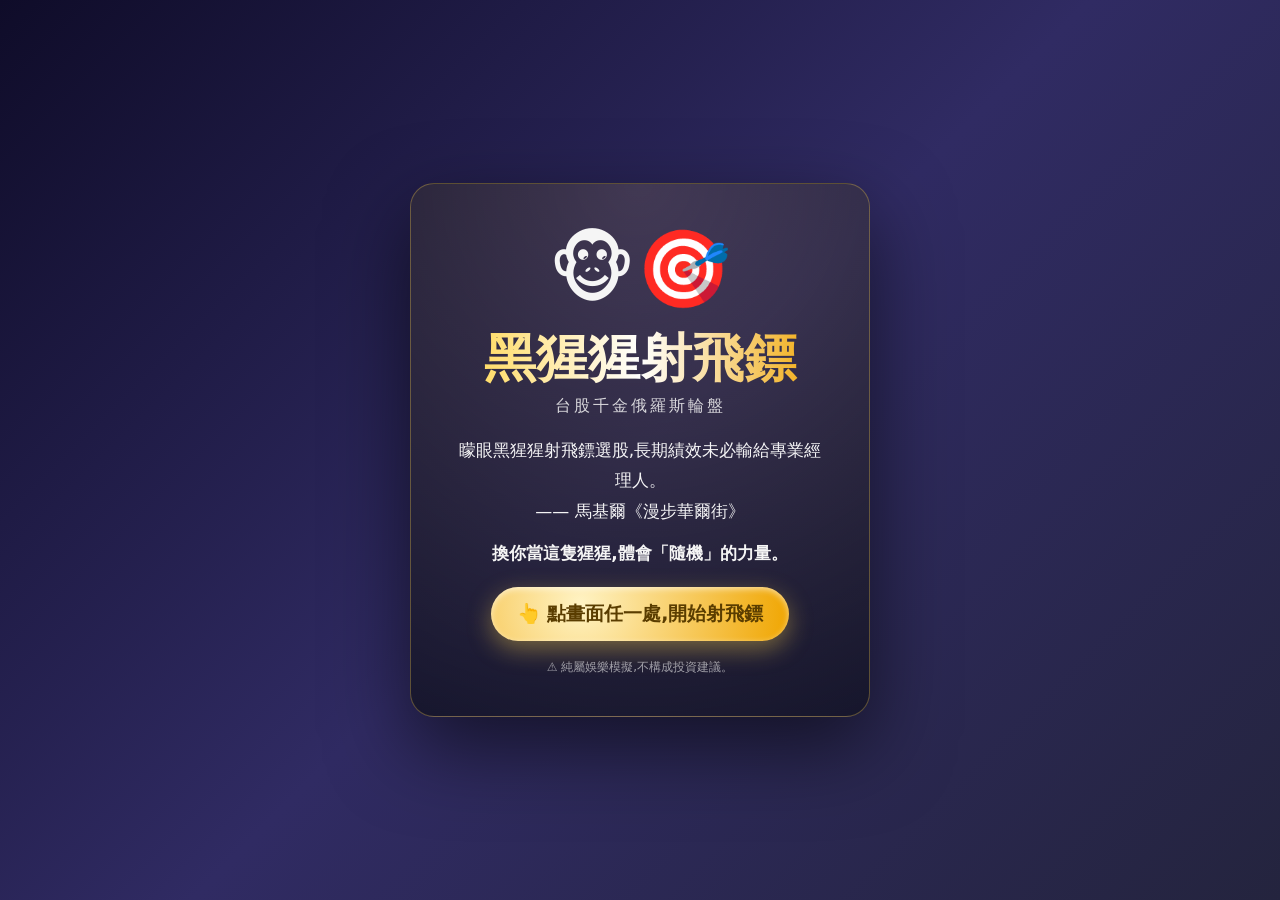
<file: index.html>
<!DOCTYPE html>
<html lang="zh-Hant">
<head>
  <meta charset="utf-8" />
  <meta http-equiv="refresh" content="0; url=./game/" />
  <link rel="canonical" href="./game/" />
  <title>🐵 台股千金俄羅斯輪盤</title>
  <style>
    body { background:#0f0c29; color:#fff; font-family:system-ui,"Microsoft JhengHei",sans-serif;
           display:flex; min-height:100vh; align-items:center; justify-content:center; margin:0; text-align:center; }
    a { color:#ffd54a; font-weight:700; }
  </style>
</head>
<body>
  <p>🐵 正在前往「台股千金俄羅斯輪盤」…<br />若未自動跳轉,請點 <a href="./game/">這裡進入遊戲</a>。</p>
  <script>location.replace("./game/");</script>
</body>
</html>
</file>
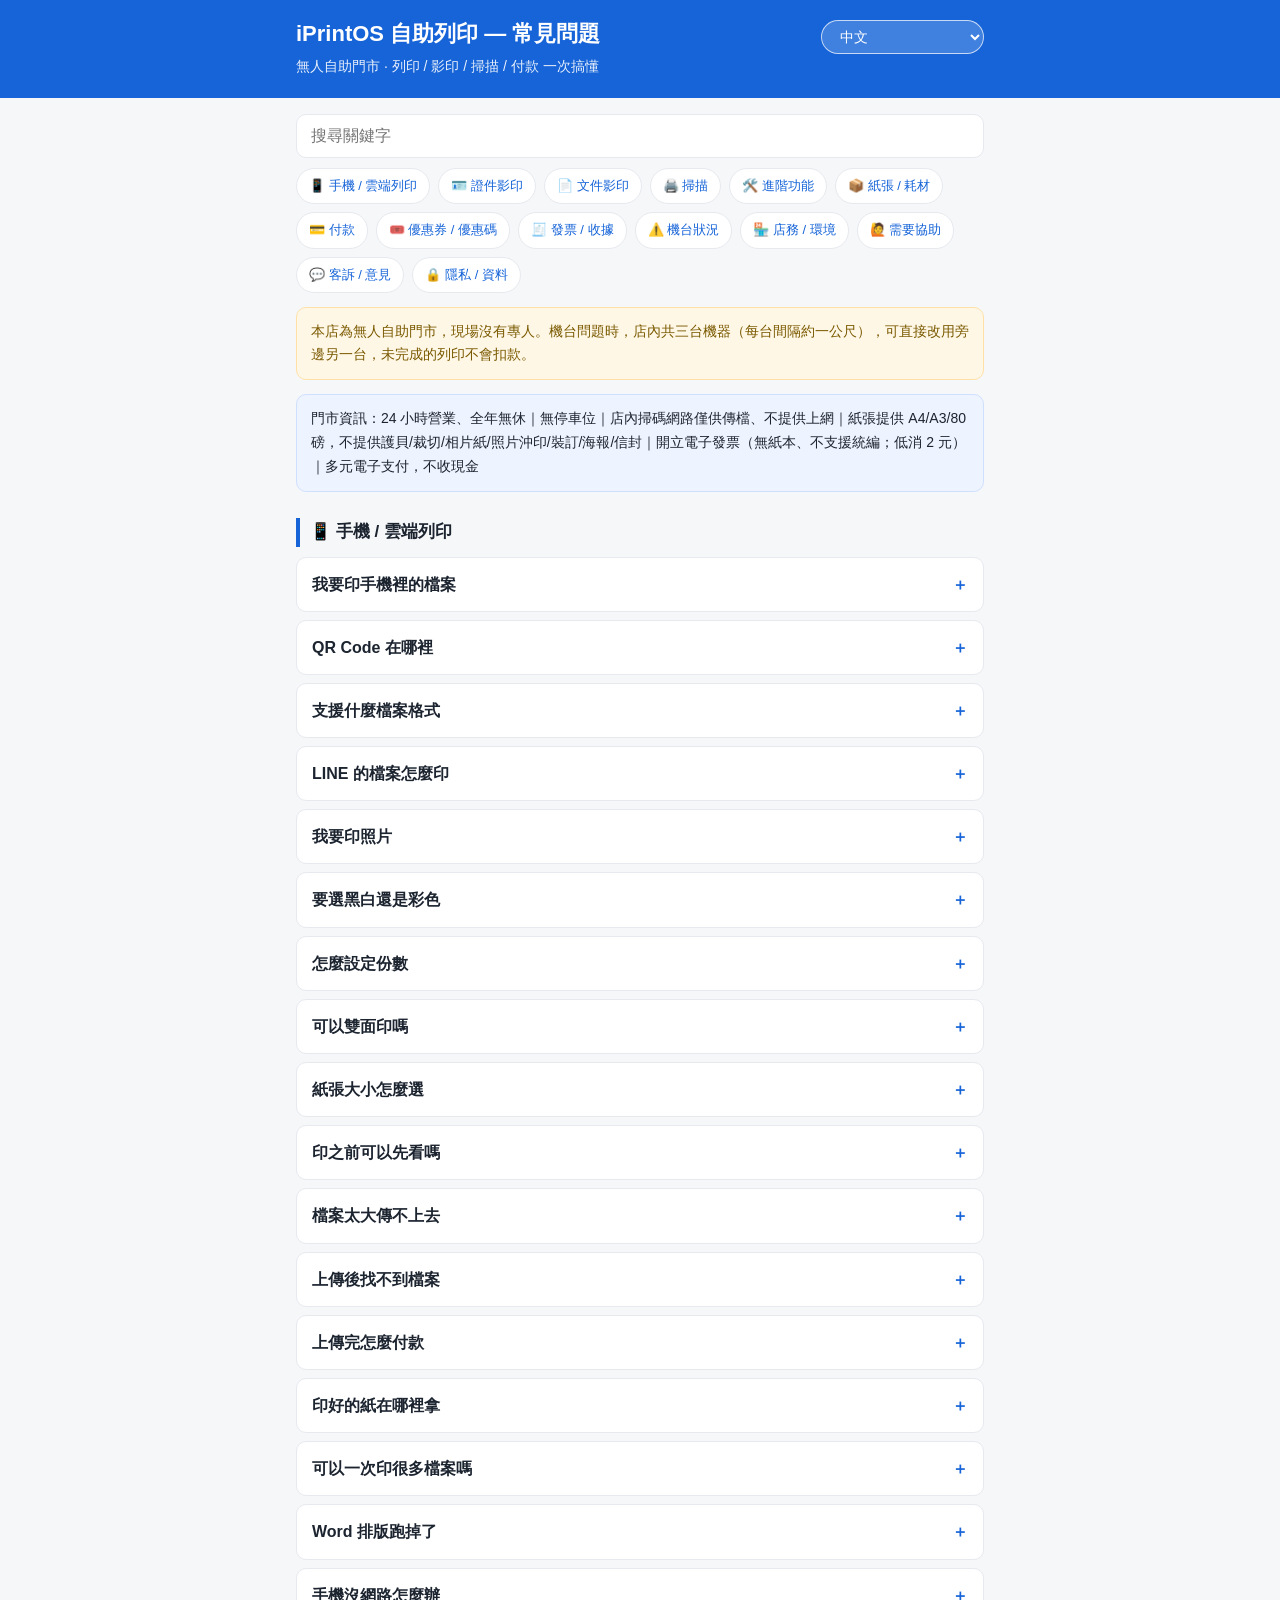
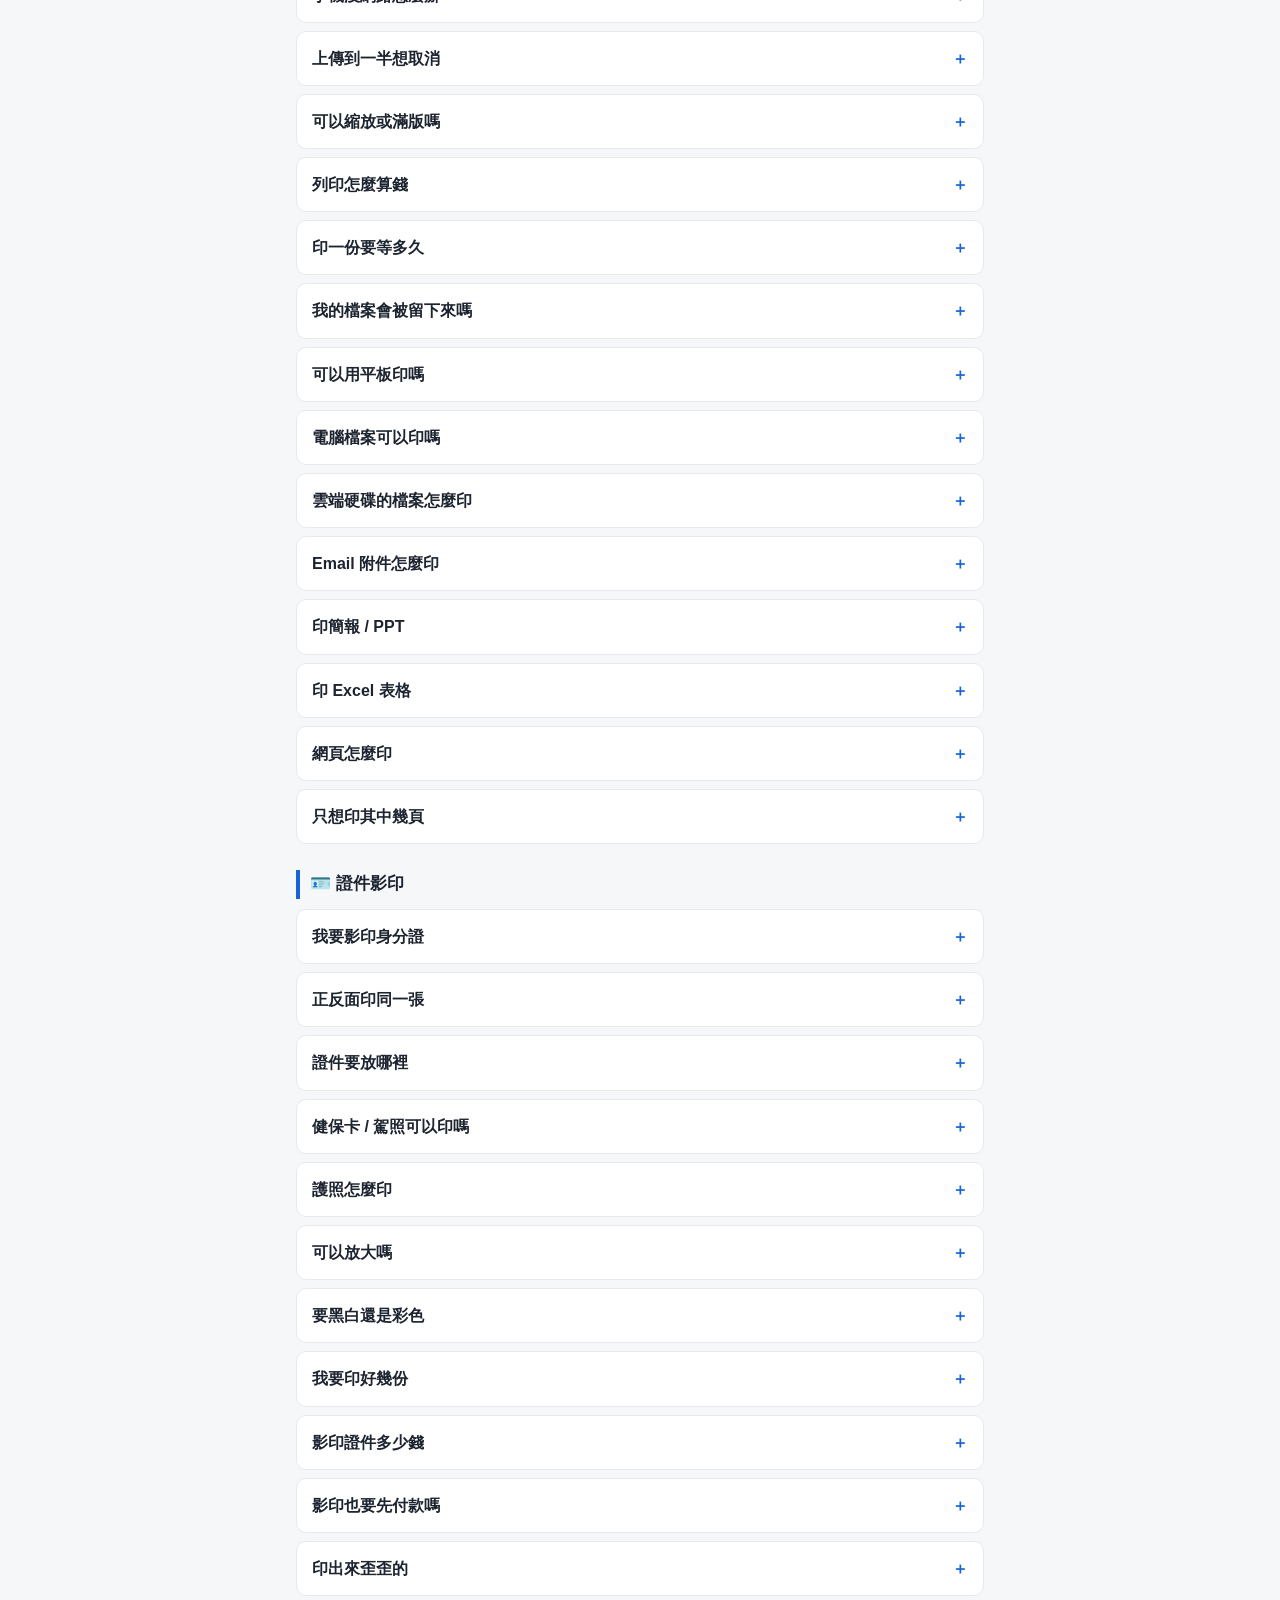
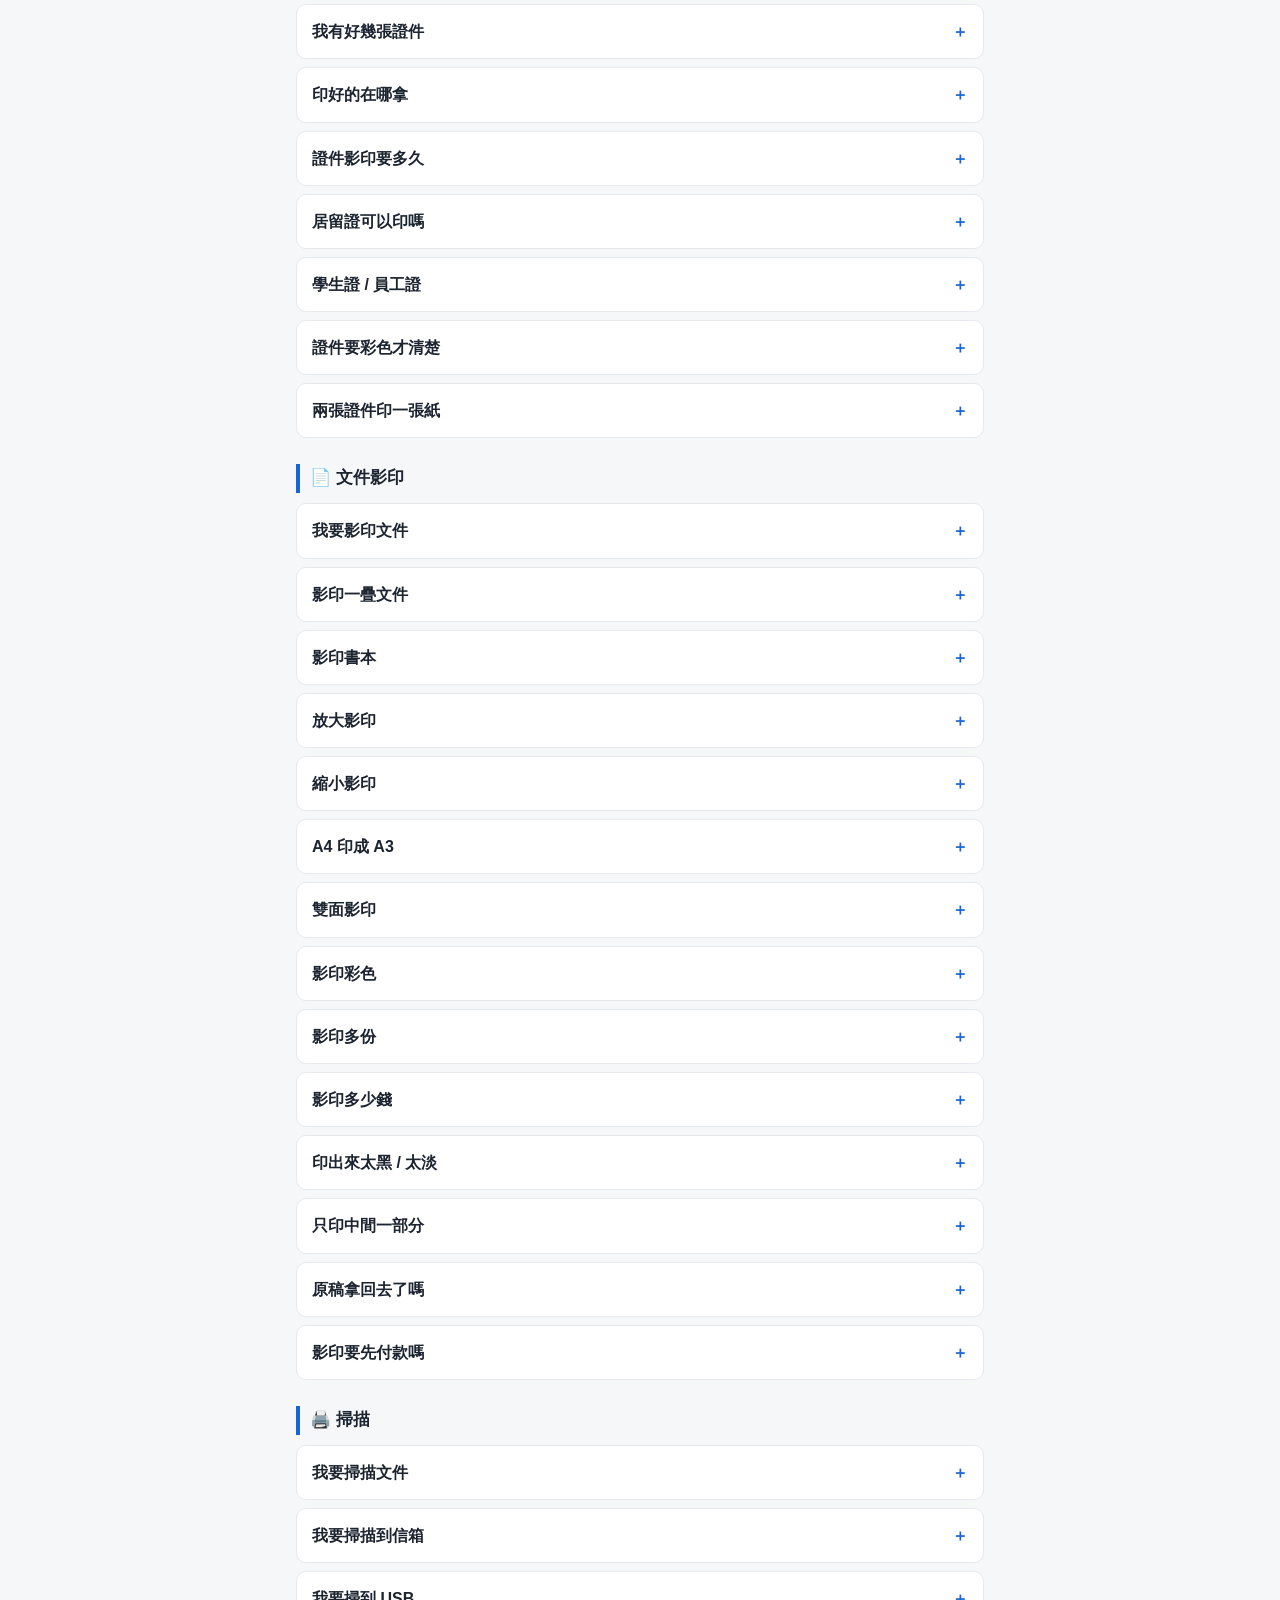
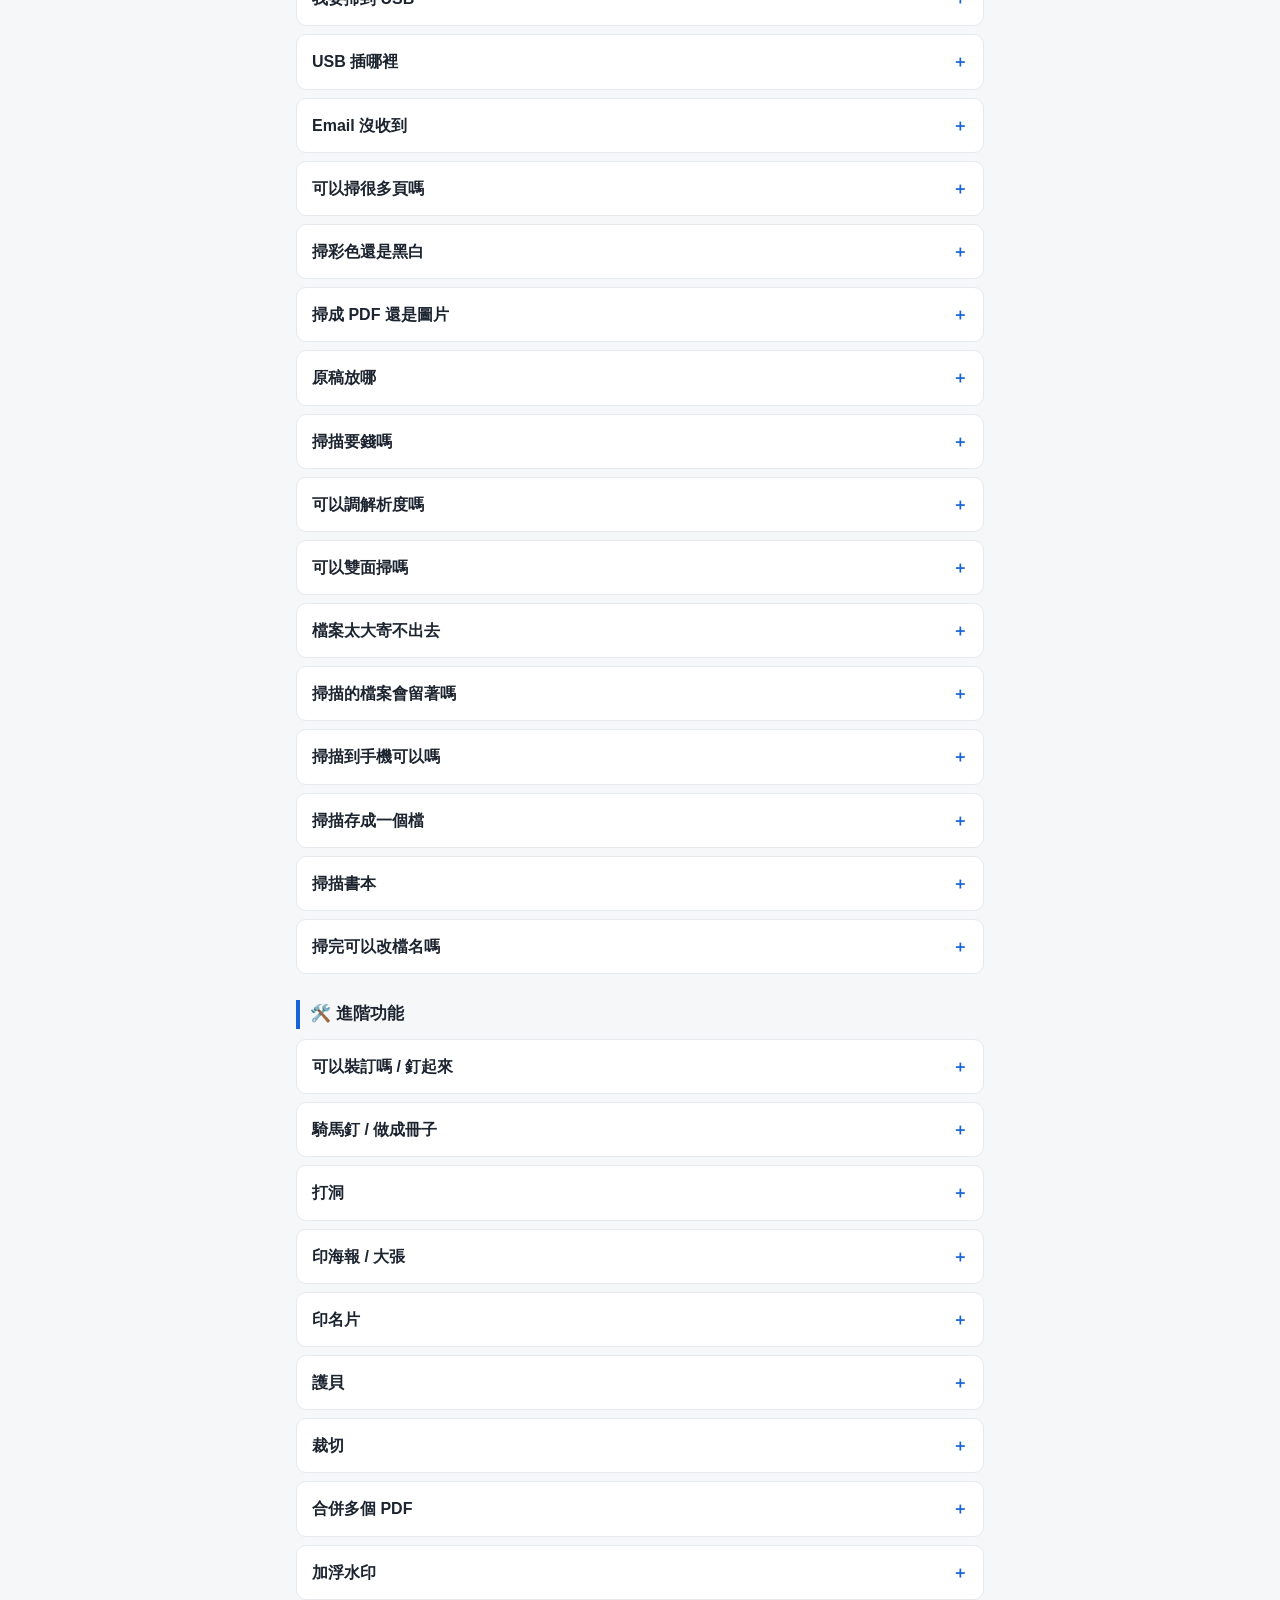
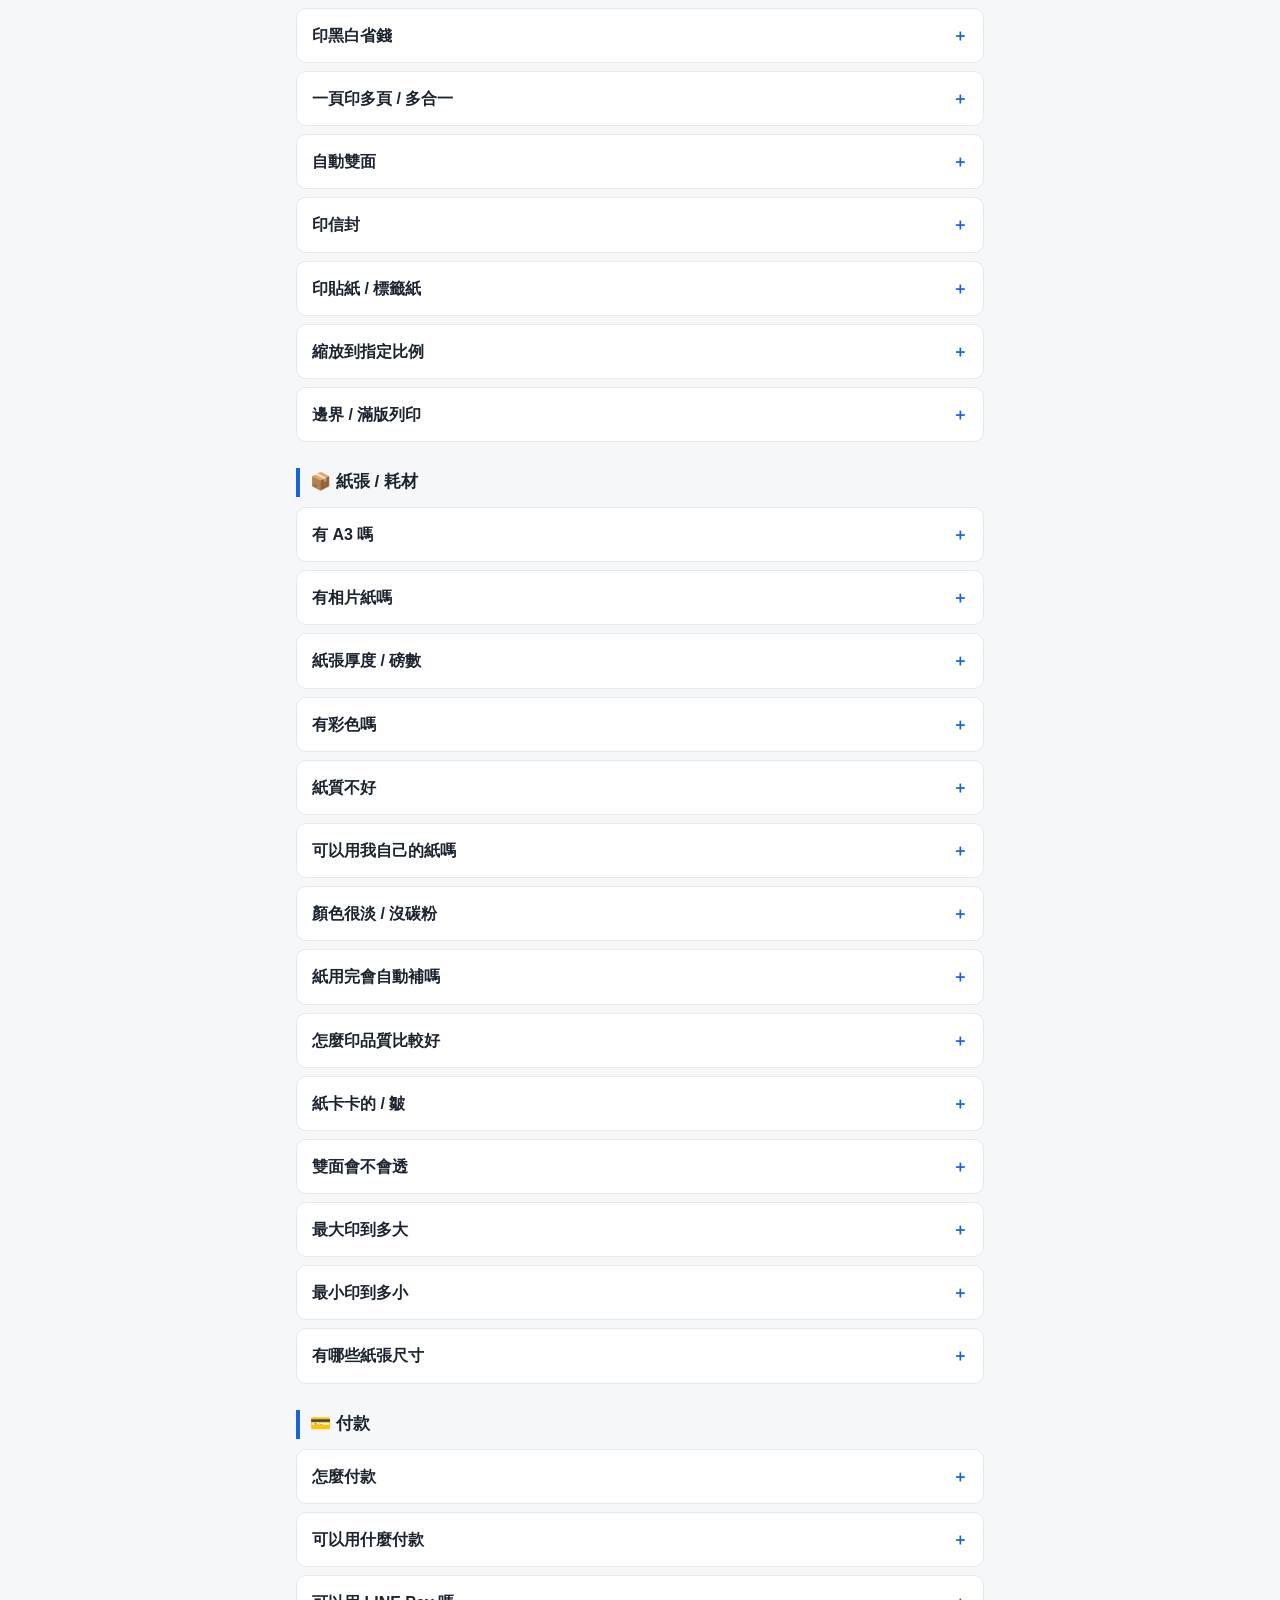
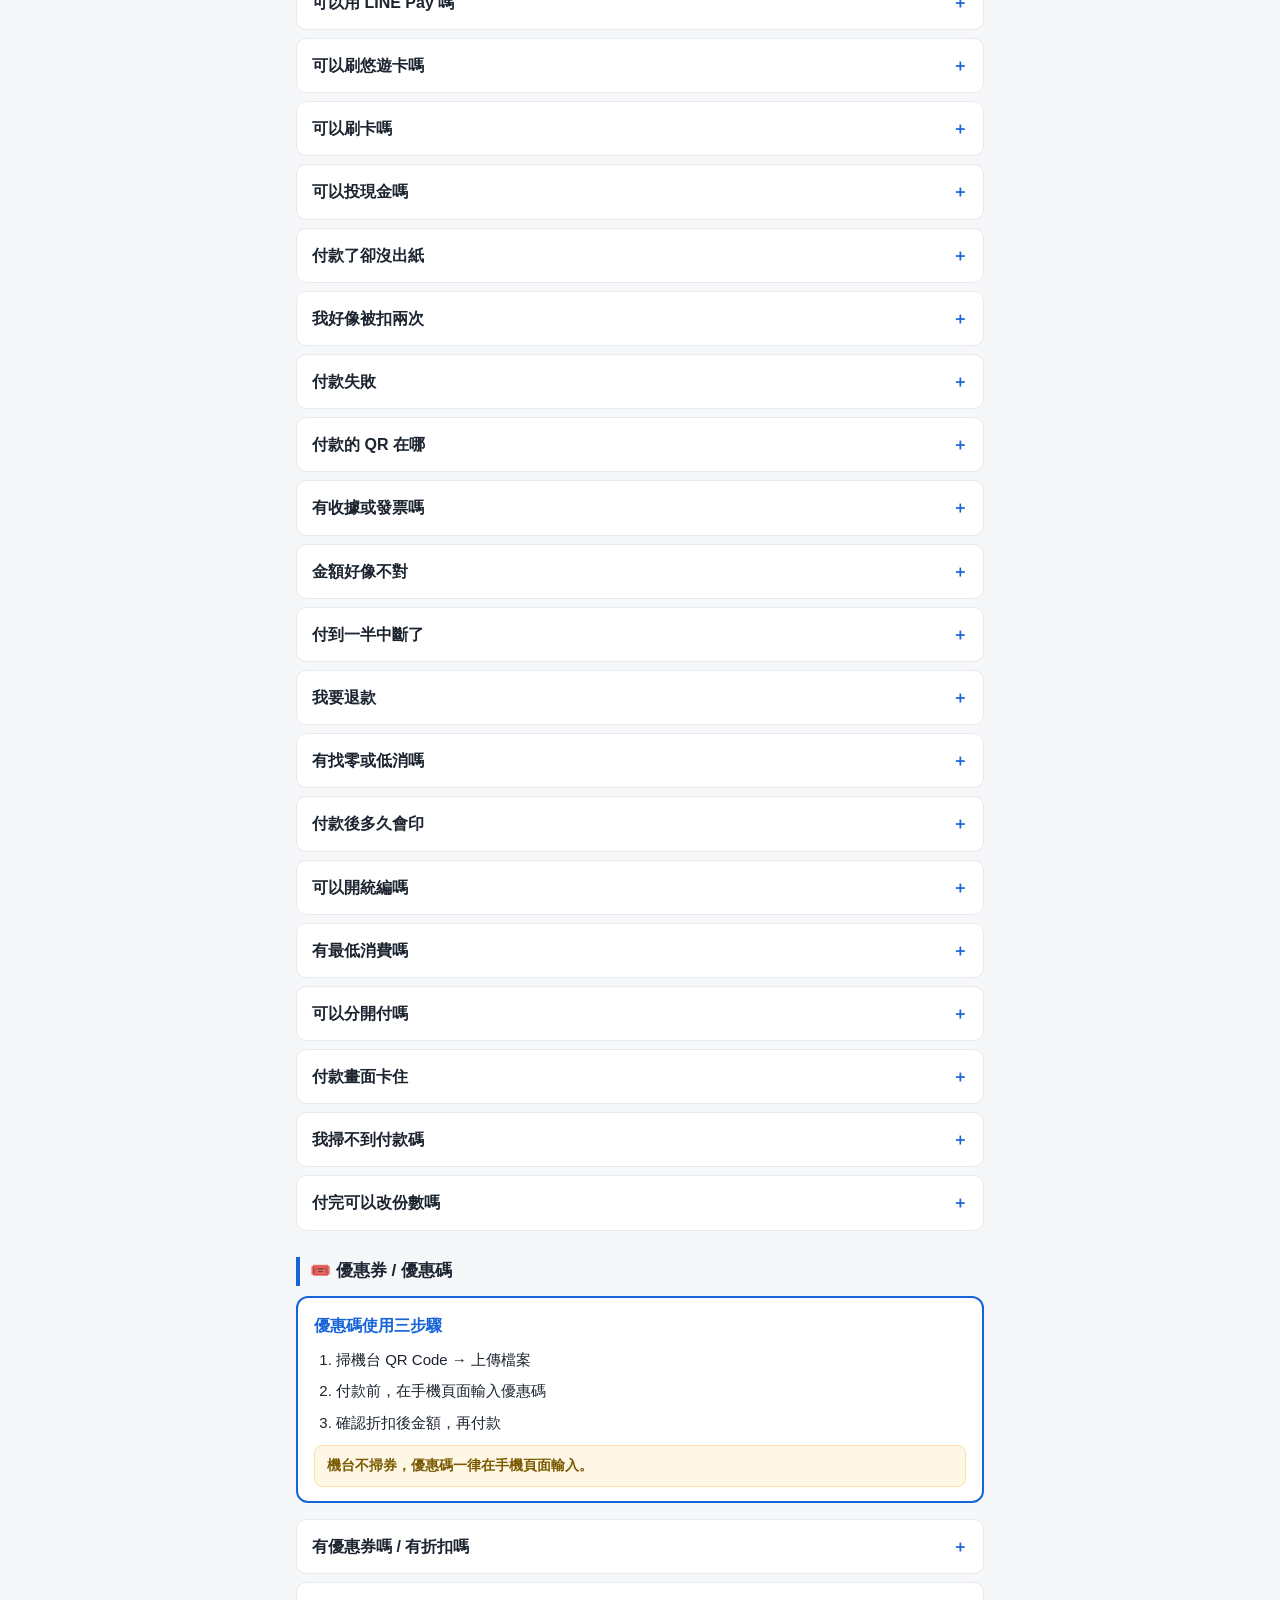
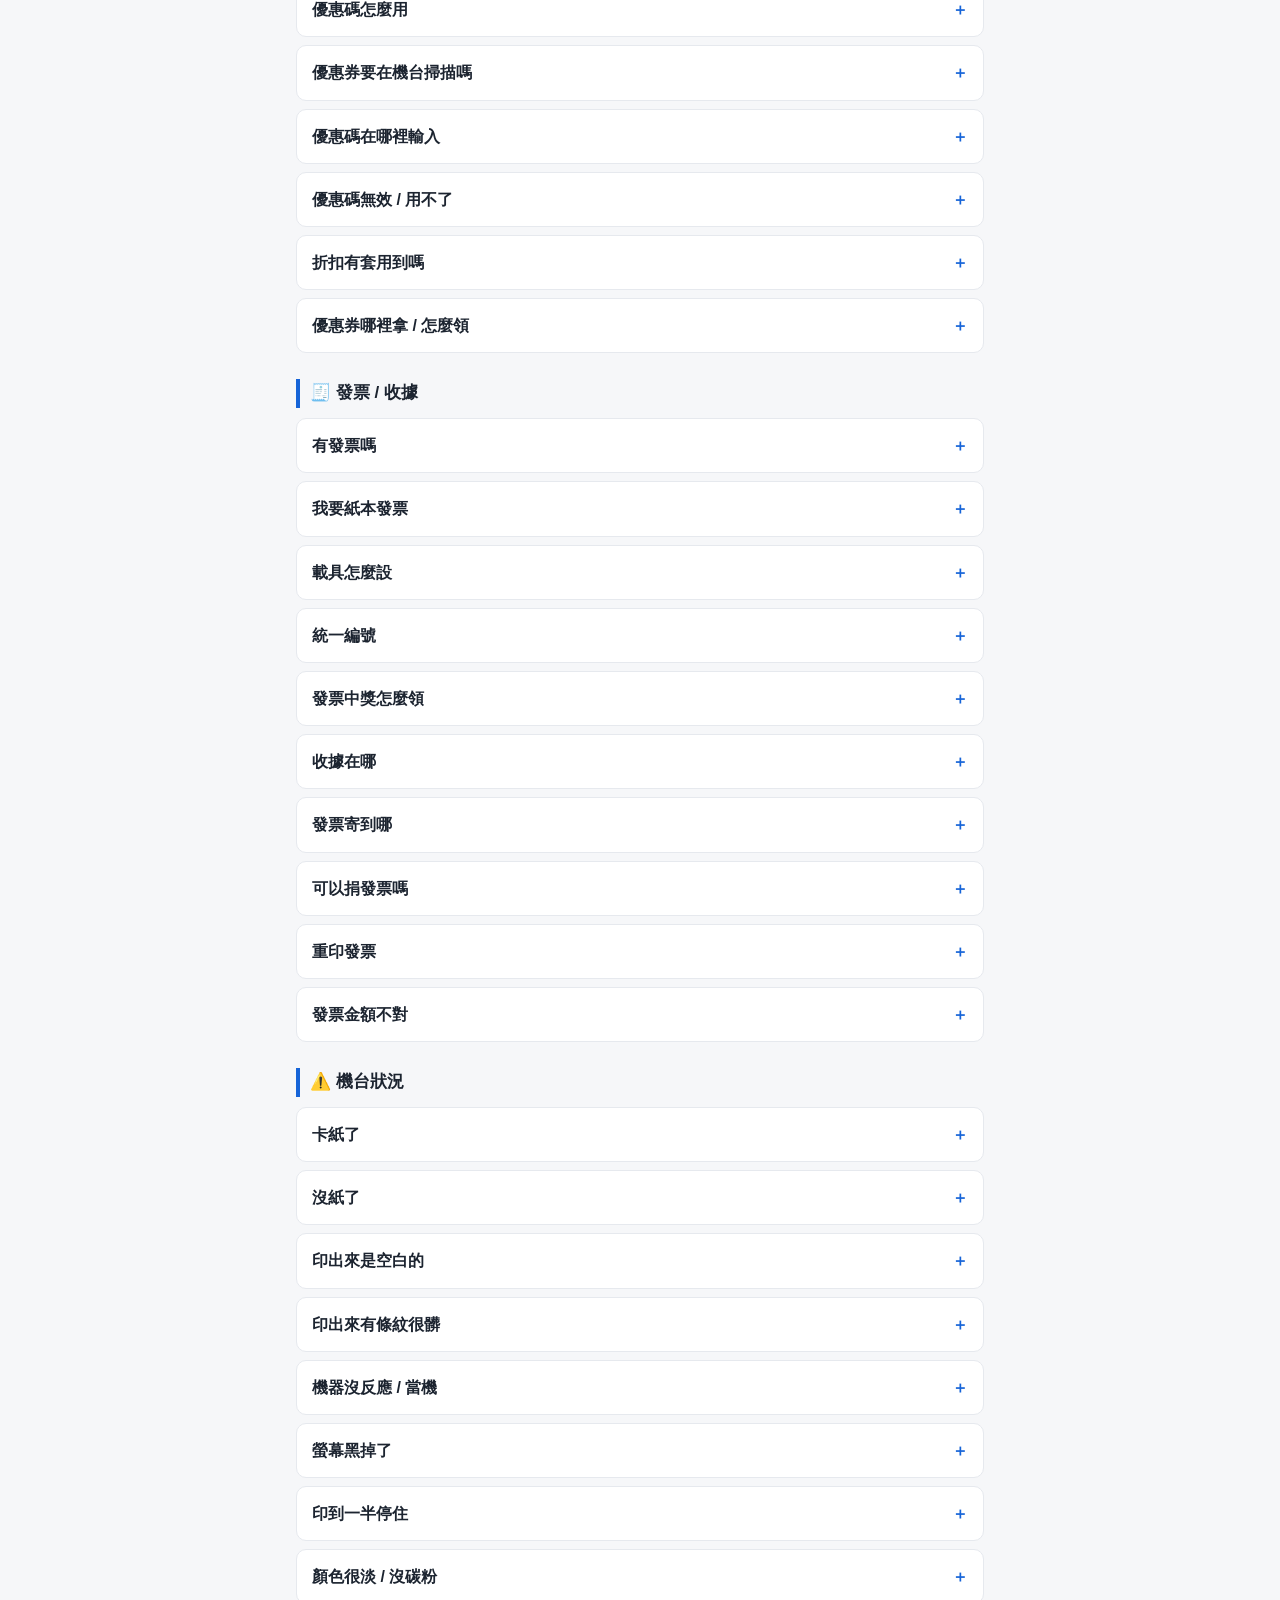
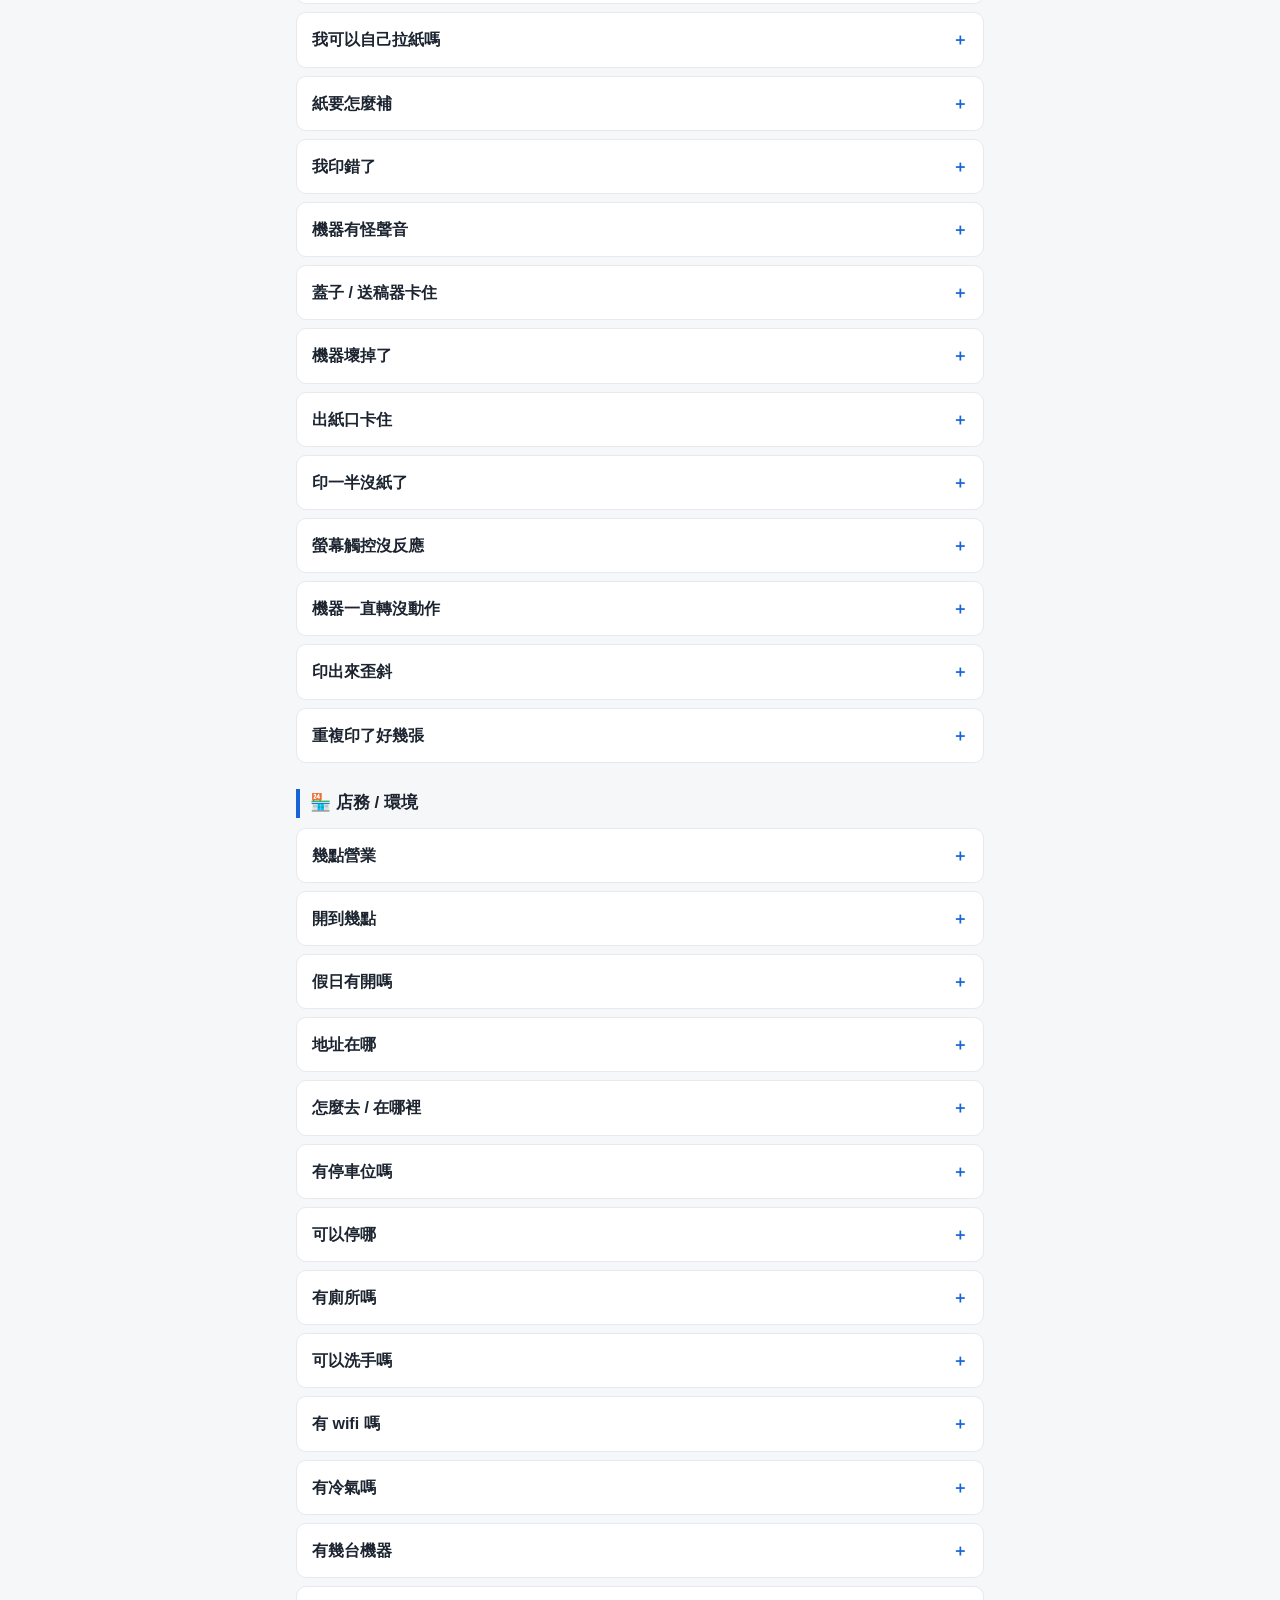
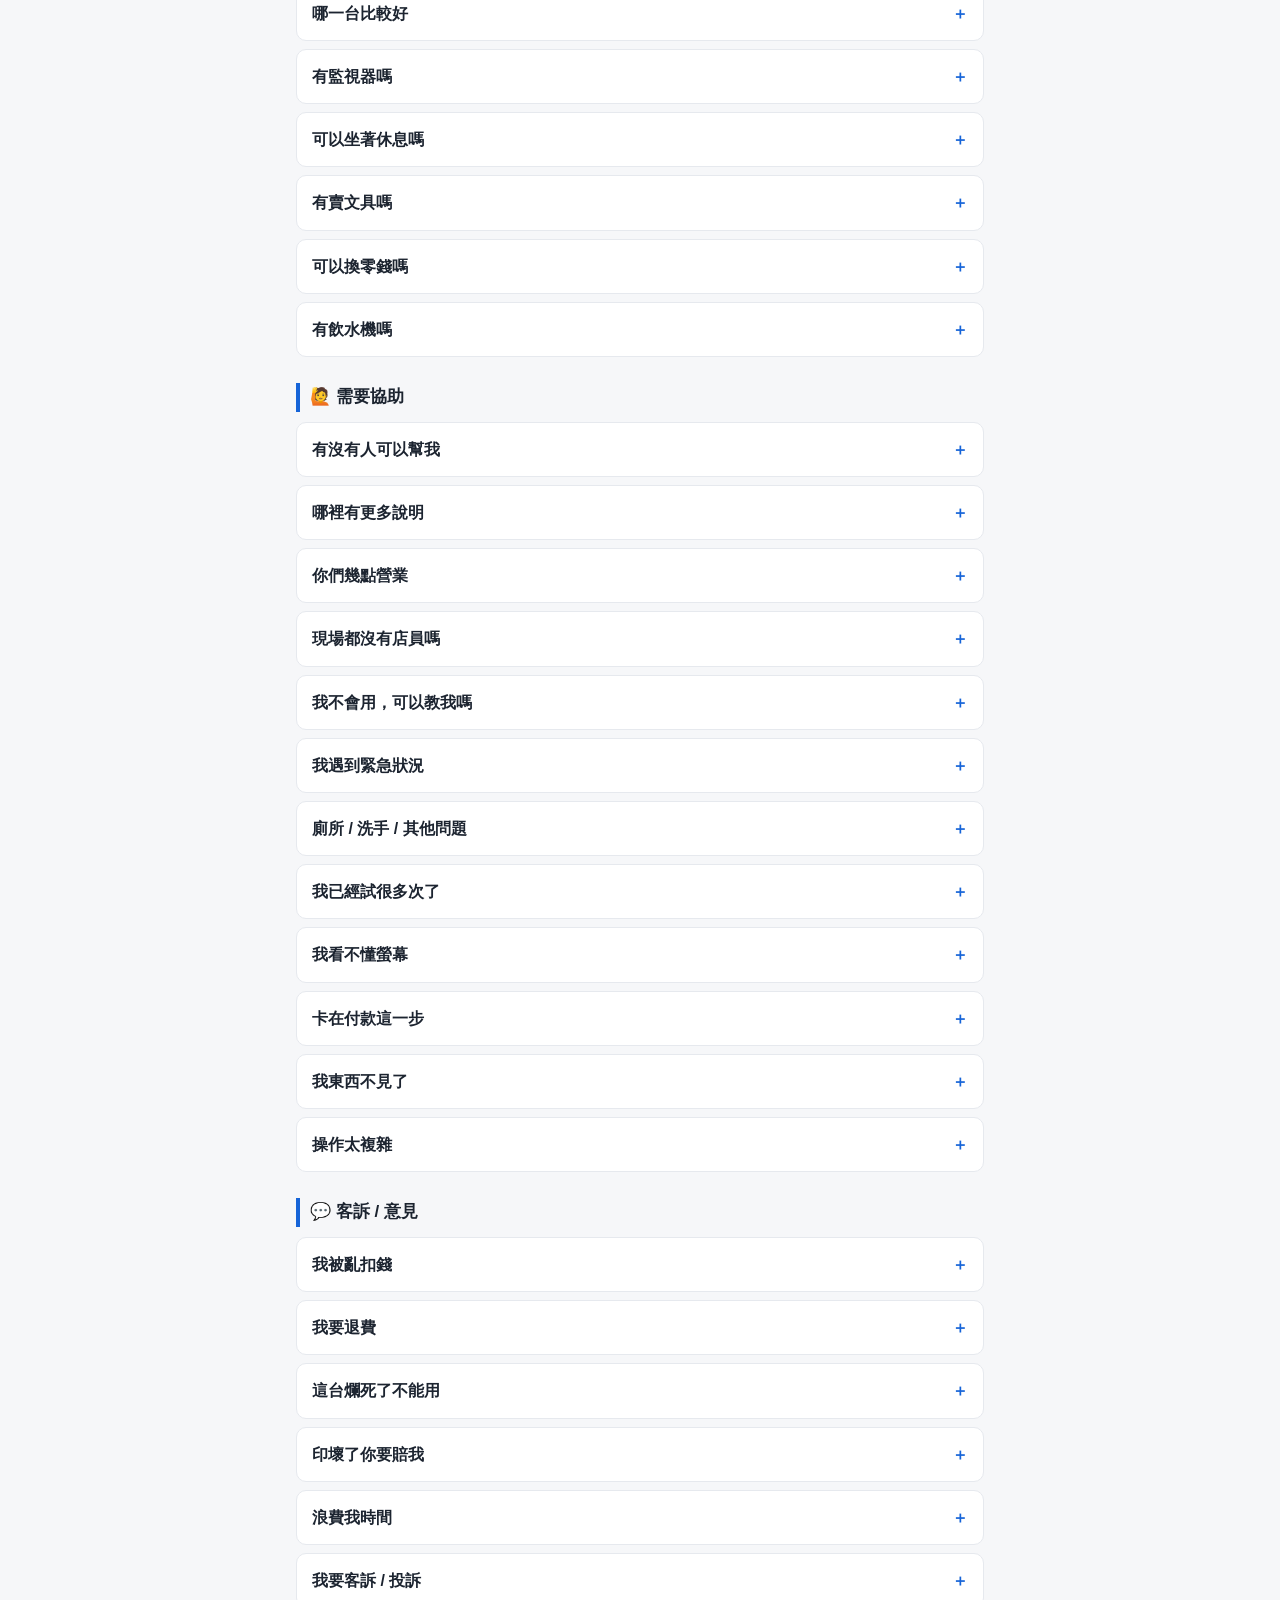
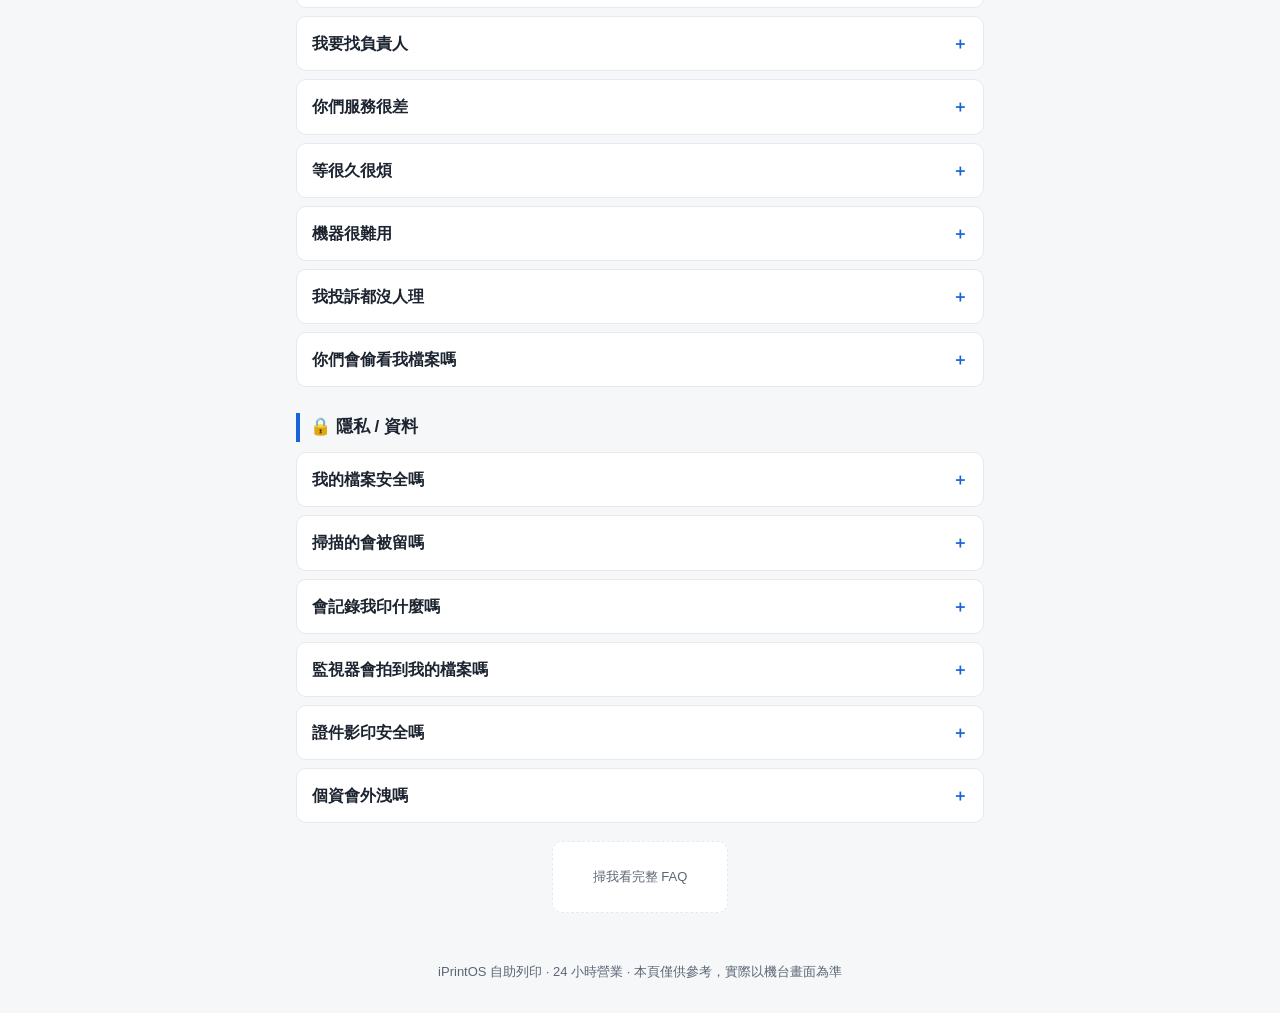
<file: docs/faq.html>
<!DOCTYPE html>
<html lang="zh">
<head>
<meta charset="utf-8">
<meta name="viewport" content="width=device-width, initial-scale=1">
<title>iPrintOS 自助列印 常見問題 FAQ</title>
<style>
  :root{--bg:#f6f7f9;--card:#fff;--ink:#1c2430;--sub:#5b6675;--brand:#1664d8;--line:#e6e9ee}
  *{box-sizing:border-box}
  body{margin:0;font-family:-apple-system,"PingFang TC","Noto Sans TC","Microsoft JhengHei",sans-serif;background:var(--bg);color:var(--ink);line-height:1.7;-webkit-text-size-adjust:100%}
  .ml{display:none} body.lang-zh .ml.zh, body.lang-en .ml.en, body.lang-vi .ml.vi, body.lang-id .ml.id{display:inline}
  header{background:var(--brand);color:#fff;padding:20px 16px}
  .wrap{max-width:720px;margin:0 auto;padding:0 16px}
  .topbar{display:flex;align-items:flex-start;justify-content:space-between;gap:12px}
  .htext{flex:1;min-width:0}
  header h1{margin:0 0 6px;font-size:22px;line-height:1.3}
  header p{margin:0;opacity:.9;font-size:14px}
  .langsel{flex:none;background:rgba(255,255,255,.18);border:1px solid rgba(255,255,255,.7);color:#fff;border-radius:20px;padding:7px 14px;font-size:14px;cursor:pointer}
  .langsel option{color:#1c2430}
  .search{margin:16px 0 8px}
  .search input{width:100%;padding:12px 14px;border:1px solid var(--line);border-radius:10px;font-size:16px}
  .nav{display:flex;flex-wrap:wrap;gap:8px;margin:10px 0 4px}
  .chip{display:inline-block;background:#fff;border:1px solid var(--line);border-radius:18px;padding:6px 12px;font-size:13px;color:var(--brand);text-decoration:none}
  .chip:active{background:#eef4ff}
  .note{background:#fff7e6;border:1px solid #ffe1a8;border-radius:10px;padding:12px 14px;margin:14px 0;font-size:14px;color:#7a5a00}
  .facts{background:#eef4ff;border:1px solid #cfe0ff;border-radius:10px;padding:12px 14px;margin:12px 0;font-size:14px}
  .steps{background:#fff;border:2px solid var(--brand);border-radius:12px;padding:14px 16px;margin:10px 0 16px}
  .steps .sh{font-weight:700;color:var(--brand);font-size:16px;margin-bottom:8px}
  .steps ol{margin:0;padding-left:22px}
  .steps li{margin:6px 0;font-size:15px}
  .steps .tip{margin:10px 0 0;background:#fff7e6;border:1px solid #ffe1a8;border-radius:8px;padding:8px 12px;font-size:14px;color:#7a5a00;font-weight:600}
  h2{font-size:17px;margin:26px 0 10px;padding-left:10px;border-left:4px solid var(--brand);scroll-margin-top:12px}
  details{background:var(--card);border:1px solid var(--line);border-radius:10px;margin:8px 0;overflow:hidden}
  summary{cursor:pointer;padding:13px 15px;font-weight:600;list-style:none;display:flex;justify-content:space-between;align-items:center;gap:10px}
  summary::-webkit-details-marker{display:none}
  .qtext{flex:1}
  summary::after{content:"＋";color:var(--brand);font-weight:700;flex:none}
  details[open] summary::after{content:"－"}
  .ans{padding:0 15px 14px;color:var(--sub);font-size:15px}
  footer{color:var(--sub);font-size:13px;text-align:center;padding:30px 16px}
  .qr{text-align:center;margin:18px 0}
  .qr .box{display:inline-block;border:1px dashed var(--line);border-radius:10px;padding:24px 40px;color:var(--sub);font-size:13px;background:#fff}
  mark{background:#fff3b0}
</style>
</head>
<body class="lang-zh">
<header><div class="wrap topbar">
  <div class="htext">
    <h1><span class="ml zh">iPrintOS 自助列印 — 常見問題</span><span class="ml en">iPrintOS Self-service — FAQ</span><span class="ml vi">iPrintOS Tự phục vụ — Câu hỏi thường gặp</span><span class="ml id">iPrintOS Layanan Mandiri — FAQ</span></h1>
    <p><span class="ml zh">無人自助門市 · 列印 / 影印 / 掃描 / 付款 一次搞懂</span><span class="ml en">Self-service store · Print / Copy / Scan / Pay</span><span class="ml vi">Cửa hàng tự phục vụ không người · In / Photocopy / Quét / Thanh toán</span><span class="ml id">Toko swalayan tanpa petugas · Cetak / Fotokopi / Pindai / Bayar</span></p>
  </div>
  <select class="langsel" onchange="setLang(this.value)"><option value="zh">中文</option><option value="en">English</option><option value="vi">Tiếng Việt</option><option value="id">Bahasa Indonesia</option></select>
</div></header>

<div class="wrap">

  <div class="search"><input id="q" type="search" placeholder="搜尋關鍵字" oninput="filterFAQ()"></div>

  <div class="nav"><a href="#sec-PM" class="chip"><span class="ml zh">📱 手機 / 雲端列印</span><span class="ml en">📱 Mobile / Cloud Print</span><span class="ml vi">📱 In từ điện thoại / đám mây</span><span class="ml id">📱 Cetak dari Ponsel / Cloud</span></a> <a href="#sec-CID" class="chip"><span class="ml zh">🪪 證件影印</span><span class="ml en">🪪 ID Copy</span><span class="ml vi">🪪 Sao chép giấy tờ tùy thân</span><span class="ml id">🪪 Fotokopi Dokumen Identitas</span></a> <a href="#sec-CPY" class="chip"><span class="ml zh">📄 文件影印</span><span class="ml en">📄 Document Copy</span><span class="ml vi">📄 Sao chép tài liệu</span><span class="ml id">📄 Fotokopi Dokumen</span></a> <a href="#sec-SCN" class="chip"><span class="ml zh">🖨️ 掃描</span><span class="ml en">🖨️ Scan</span><span class="ml vi">🖨️ Quét</span><span class="ml id">🖨️ Pindai</span></a> <a href="#sec-FN" class="chip"><span class="ml zh">🛠️ 進階功能</span><span class="ml en">🛠️ Advanced</span><span class="ml vi">🛠️ Tính năng nâng cao</span><span class="ml id">🛠️ Fitur Lanjutan</span></a> <a href="#sec-SUP" class="chip"><span class="ml zh">📦 紙張 / 耗材</span><span class="ml en">📦 Paper / Supplies</span><span class="ml vi">📦 Giấy / Vật tư</span><span class="ml id">📦 Kertas / Perlengkapan</span></a> <a href="#sec-PAY" class="chip"><span class="ml zh">💳 付款</span><span class="ml en">💳 Payment</span><span class="ml vi">💳 Thanh toán</span><span class="ml id">💳 Pembayaran</span></a> <a href="#sec-PRO" class="chip"><span class="ml zh">🎟️ 優惠券 / 優惠碼</span><span class="ml en">🎟️ Coupons / Promo Codes</span><span class="ml vi">🎟️ Phiếu giảm giá / Mã khuyến mãi</span><span class="ml id">🎟️ Kupon / Kode Promo</span></a> <a href="#sec-INV" class="chip"><span class="ml zh">🧾 發票 / 收據</span><span class="ml en">🧾 Invoice / Receipt</span><span class="ml vi">🧾 Hóa đơn / Biên lai</span><span class="ml id">🧾 Faktur / Tanda terima</span></a> <a href="#sec-ERR" class="chip"><span class="ml zh">⚠️ 機台狀況</span><span class="ml en">⚠️ Machine Issues</span><span class="ml vi">⚠️ Sự cố máy</span><span class="ml id">⚠️ Masalah Mesin</span></a> <a href="#sec-LOC" class="chip"><span class="ml zh">🏪 店務 / 環境</span><span class="ml en">🏪 Store Info</span><span class="ml vi">🏪 Thông tin cửa hàng / Môi trường</span><span class="ml id">🏪 Info Toko / Lingkungan</span></a> <a href="#sec-HLP" class="chip"><span class="ml zh">🙋 需要協助</span><span class="ml en">🙋 Help</span><span class="ml vi">🙋 Cần trợ giúp</span><span class="ml id">🙋 Butuh bantuan</span></a> <a href="#sec-CMP" class="chip"><span class="ml zh">💬 客訴 / 意見</span><span class="ml en">💬 Feedback</span><span class="ml vi">💬 Khiếu nại / Góp ý</span><span class="ml id">💬 Keluhan / Masukan</span></a> <a href="#sec-PRIV" class="chip"><span class="ml zh">🔒 隱私 / 資料</span><span class="ml en">🔒 Privacy</span><span class="ml vi">🔒 Quyền riêng tư / Dữ liệu</span><span class="ml id">🔒 Privasi / Data</span></a></div>

  <div class="note"><span class="ml zh">本店為無人自助門市，現場沒有專人。機台問題時，店內共三台機器（每台間隔約一公尺），可直接改用旁邊另一台，未完成的列印不會扣款。</span><span class="ml en">This is an unmanned self-service store. If a machine has an issue, there are three machines about 1m apart—just use another one; unfinished jobs aren&#x27;t charged.</span><span class="ml vi">Đây là cửa hàng tự phục vụ không người, tại chỗ không có nhân viên. Khi máy gặp sự cố, trong cửa hàng có ba máy (mỗi máy cách nhau khoảng một mét), bạn có thể chuyển sang dùng máy bên cạnh; bản in chưa hoàn thành sẽ không bị tính phí.</span><span class="ml id">Ini adalah toko swalayan tanpa petugas di lokasi. Jika mesin bermasalah, di toko ada tiga mesin (jarak antar mesin sekitar satu meter), Anda bisa langsung beralih ke mesin lain di sebelahnya; cetakan yang belum selesai tidak akan ditagih.</span></div>

  <div class="facts"><span class="ml zh">門市資訊：24 小時營業、全年無休｜無停車位｜店內掃碼網路僅供傳檔、不提供上網｜紙張提供 A4/A3/80磅，不提供護貝/裁切/相片紙/照片沖印/裝訂/海報/信封｜開立電子發票（無紙本、不支援統編；低消 2 元）｜多元電子支付，不收現金</span><span class="ml en">Store info: Open 24/7 all year｜No parking｜In-store QR network is for file transfer only, no internet｜Paper: A4/A3/80gsm; no lamination/cutting/photo paper/photo developing/binding/posters/envelopes｜E-invoice issued (no paper invoice or tax number; NT$2 min.)｜Multiple e-payments, no cash</span><span class="ml vi">Thông tin cửa hàng: Mở cửa 24/7, quanh năm｜Không có chỗ đậu xe｜Mạng quét QR trong cửa hàng chỉ để truyền tệp, không cung cấp Internet｜Giấy có A4/A3/80gsm, không có ép plastic/cắt xén/giấy ảnh/rửa ảnh/đóng gáy/áp phích/phong bì｜Xuất hóa đơn điện tử (không có hóa đơn giấy, không hỗ trợ mã số thuế; mức tối thiểu NT$2)｜Đa dạng thanh toán điện tử, không nhận tiền mặt</span><span class="ml id">Info toko: Buka 24/7, sepanjang tahun｜Tidak ada parkir｜Jaringan pindai QR di toko hanya untuk transfer file, tidak menyediakan Internet｜Kertas tersedia A4/A3/80gsm, tidak tersedia laminating/pemotongan/kertas foto/cetak foto/penjilidan/poster/amplop｜Menerbitkan faktur elektronik (tanpa faktur kertas, tidak mendukung NPWP; minimum NT$2)｜Beragam pembayaran elektronik, tidak menerima uang tunai</span></div>

  <h2 id="sec-PM"><span class="ml zh">📱 手機 / 雲端列印</span><span class="ml en">📱 Mobile / Cloud Print</span><span class="ml vi">📱 In từ điện thoại / đám mây</span><span class="ml id">📱 Cetak dari Ponsel / Cloud</span></h2>
  <details><summary><span class="qtext"><span class="ml zh">我要印手機裡的檔案</span><span class="ml en">Print a file from my phone</span><span class="ml vi">Tôi muốn in tệp trong điện thoại</span><span class="ml id">Saya mau mencetak file dari ponsel</span></span></summary><div class="ans"><span class="ml zh">好的，請拿手機掃描機台上的 QR Code，就能上傳檔案列印。</span><span class="ml en">Scan the QR code on the machine to upload and print.</span><span class="ml vi">Vâng, vui lòng dùng điện thoại quét mã QR trên máy để tải tệp lên và in.</span><span class="ml id">Baik, silakan pindai kode QR di mesin dengan ponsel untuk mengunggah file dan mencetak.</span></div></details>
  <details><summary><span class="qtext"><span class="ml zh">QR Code 在哪裡</span><span class="ml en">Where is the QR code?</span><span class="ml vi">Mã QR ở đâu</span><span class="ml id">Di mana kode QR-nya?</span></span></summary><div class="ans"><span class="ml zh">QR Code 在機台螢幕或機身貼紙上，掃描後手機會打開上傳頁面。</span><span class="ml en">The QR code is on the screen or a sticker; scanning opens the upload page.</span><span class="ml vi">Mã QR ở trên màn hình máy hoặc nhãn dán trên thân máy; quét xong điện thoại sẽ mở trang tải lên.</span><span class="ml id">Kode QR ada di layar mesin atau stiker di badan mesin; setelah dipindai, ponsel akan membuka halaman unggah.</span></div></details>
  <details><summary><span class="qtext"><span class="ml zh">支援什麼檔案格式</span><span class="ml en">What file formats are supported?</span><span class="ml vi">Hỗ trợ những định dạng tệp nào</span><span class="ml id">Format file apa saja yang didukung?</span></span></summary><div class="ans"><span class="ml zh">支援 PDF 與 Word、Excel、PPT 等 Office 檔，免轉檔直接列印；也支援 JPG、PNG 圖片。單檔上限 150MB。</span><span class="ml en">We support PDF and Office files (Word, Excel, PPT)—no conversion needed—plus JPG/PNG images. Max 150MB per file.</span><span class="ml vi">Hỗ trợ PDF và tệp Office như Word, Excel, PPT, in trực tiếp không cần chuyển đổi; cũng hỗ trợ ảnh JPG, PNG. Mỗi tệp tối đa 150MB.</span><span class="ml id">Mendukung PDF dan file Office (Word, Excel, PPT), cetak langsung tanpa konversi; juga mendukung gambar JPG, PNG. Maksimal 150MB per file.</span></div></details>
  <details><summary><span class="qtext"><span class="ml zh">LINE 的檔案怎麼印</span><span class="ml en">How do I print a file from LINE?</span><span class="ml vi">In tệp từ LINE thế nào</span><span class="ml id">Bagaimana mencetak file dari LINE?</span></span></summary><div class="ans"><span class="ml zh">先在 LINE 把檔案存到手機，再掃 QR Code 從上傳頁選那個檔案。</span><span class="ml en">Save the file from LINE first, then upload after scanning the QR code.</span><span class="ml vi">Trước tiên lưu tệp từ LINE vào điện thoại, rồi quét mã QR và chọn tệp đó từ trang tải lên.</span><span class="ml id">Simpan dulu file dari LINE ke ponsel, lalu pindai kode QR dan pilih file itu di halaman unggah.</span></div></details>
  <details><summary><span class="qtext"><span class="ml zh">我要印照片</span><span class="ml en">I want to print a photo</span><span class="ml vi">Tôi muốn in ảnh</span><span class="ml id">Saya mau mencetak foto</span></span></summary><div class="ans"><span class="ml zh">掃 QR Code 後上傳照片，可選彩色與尺寸列印於一般紙張；本店不提供相片紙與照片沖印。</span><span class="ml en">Scan the QR, upload your photo, pick color and size to print on plain paper; we don&#x27;t offer photo paper or photo developing.</span><span class="ml vi">Quét mã QR rồi tải ảnh lên, có thể chọn in màu và kích thước trên giấy thường; cửa hàng không cung cấp giấy ảnh và rửa ảnh.</span><span class="ml id">Pindai kode QR lalu unggah foto, bisa pilih warna dan ukuran cetak di kertas biasa; toko tidak menyediakan kertas foto dan cetak foto.</span></div></details>
  <details><summary><span class="qtext"><span class="ml zh">要選黑白還是彩色</span><span class="ml en">Black-and-white or color?</span><span class="ml vi">Chọn đen trắng hay màu</span><span class="ml id">Hitam-putih atau warna?</span></span></summary><div class="ans"><span class="ml zh">上傳後在手機頁面可切換黑白或彩色，彩色費用較高。</span><span class="ml en">Switch black-and-white or color on your phone; color costs more.</span><span class="ml vi">Sau khi tải lên, trên trang điện thoại có thể chuyển giữa đen trắng hoặc màu; in màu có phí cao hơn.</span><span class="ml id">Setelah diunggah, di halaman ponsel bisa beralih antara hitam-putih atau warna; cetak warna lebih mahal.</span></div></details>
  <details><summary><span class="qtext"><span class="ml zh">怎麼設定份數</span><span class="ml en">How do I set the number of copies?</span><span class="ml vi">Cài đặt số bản in thế nào</span><span class="ml id">Bagaimana mengatur jumlah salinan?</span></span></summary><div class="ans"><span class="ml zh">在手機預覽頁面可調整份數，確認後再付款。</span><span class="ml en">Set the number of copies on the preview page, then pay.</span><span class="ml vi">Trên trang xem trước ở điện thoại có thể điều chỉnh số bản, xác nhận xong rồi thanh toán.</span><span class="ml id">Di halaman pratinjau ponsel bisa atur jumlah salinan, lalu konfirmasi dan bayar.</span></div></details>
  <details><summary><span class="qtext"><span class="ml zh">可以雙面印嗎</span><span class="ml en">Can I print double-sided?</span><span class="ml vi">Có in 2 mặt được không</span><span class="ml id">Bisa cetak bolak-balik?</span></span></summary><div class="ans"><span class="ml zh">可以，在手機設定頁面選「雙面列印」即可。</span><span class="ml en">Yes—choose double-sided in the settings.</span><span class="ml vi">Được, chọn &quot;in 2 mặt&quot; trên trang cài đặt ở điện thoại là được.</span><span class="ml id">Bisa, pilih &quot;cetak bolak-balik&quot; di halaman pengaturan ponsel.</span></div></details>
  <details><summary><span class="qtext"><span class="ml zh">紙張大小怎麼選</span><span class="ml en">How do I choose paper size?</span><span class="ml vi">Chọn khổ giấy thế nào</span><span class="ml id">Bagaimana memilih ukuran kertas?</span></span></summary><div class="ans"><span class="ml zh">可選 A4 或 A3，在手機頁面的紙張設定切換。</span><span class="ml en">Choose A4 or A3 under paper settings.</span><span class="ml vi">Có thể chọn A4 hoặc A3, chuyển đổi ở phần cài đặt giấy trên trang điện thoại.</span><span class="ml id">Bisa pilih A4 atau A3 di pengaturan kertas pada halaman ponsel.</span></div></details>
  <details><summary><span class="qtext"><span class="ml zh">印之前可以先看嗎</span><span class="ml en">Can I preview before printing?</span><span class="ml vi">Trước khi in có xem trước được không</span><span class="ml id">Bisa pratinjau sebelum mencetak?</span></span></summary><div class="ans"><span class="ml zh">可以，付款前手機會顯示預覽，確認沒問題再付款。</span><span class="ml en">Yes—you&#x27;ll see a preview before paying.</span><span class="ml vi">Được, trước khi thanh toán điện thoại sẽ hiển thị bản xem trước, xác nhận không vấn đề rồi mới thanh toán.</span><span class="ml id">Bisa, sebelum membayar ponsel akan menampilkan pratinjau, konfirmasi tidak ada masalah baru bayar.</span></div></details>
  <details><summary><span class="qtext"><span class="ml zh">檔案太大傳不上去</span><span class="ml en">My file is too big to upload</span><span class="ml vi">Tệp quá lớn không tải lên được</span><span class="ml id">File terlalu besar untuk diunggah</span></span></summary><div class="ans"><span class="ml zh">檔案較大請稍等上傳完成，或先壓縮、分次上傳。</span><span class="ml en">For large files, wait or compress and split.</span><span class="ml vi">Tệp lớn vui lòng đợi tải lên xong, hoặc nén lại, tải theo nhiều lần.</span><span class="ml id">Untuk file besar, tunggu hingga selesai diunggah, atau kompres dan unggah secara bertahap.</span></div></details>
  <details><summary><span class="qtext"><span class="ml zh">上傳後找不到檔案</span><span class="ml en">Can&#x27;t find my file after uploading</span><span class="ml vi">Tải lên xong không tìm thấy tệp</span><span class="ml id">Tidak menemukan file setelah diunggah</span></span></summary><div class="ans"><span class="ml zh">請確認上傳完成的提示，沒有的話重新掃 QR Code 再上傳一次。</span><span class="ml en">Check the upload-complete prompt; if missing, rescan and upload again.</span><span class="ml vi">Vui lòng kiểm tra thông báo tải lên hoàn tất; nếu không có, quét lại mã QR và tải lên một lần nữa.</span><span class="ml id">Periksa pemberitahuan unggah selesai; jika tidak ada, pindai ulang kode QR dan unggah sekali lagi.</span></div></details>
  <details><summary><span class="qtext"><span class="ml zh">上傳完怎麼付款</span><span class="ml en">How do I pay after uploading?</span><span class="ml vi">Tải lên xong thanh toán thế nào</span><span class="ml id">Bagaimana membayar setelah mengunggah?</span></span></summary><div class="ans"><span class="ml zh">確認預覽後點付款，依畫面用電子支付或掃碼完成即可。</span><span class="ml en">After the preview, tap pay and complete via mobile payment.</span><span class="ml vi">Xác nhận bản xem trước rồi nhấn thanh toán, theo màn hình dùng thanh toán điện tử hoặc quét mã để hoàn tất.</span><span class="ml id">Konfirmasi pratinjau lalu tekan bayar, ikuti layar dengan pembayaran elektronik atau pindai kode untuk menyelesaikan.</span></div></details>
  <details><summary><span class="qtext"><span class="ml zh">印好的紙在哪裡拿</span><span class="ml en">Where do I collect my prints?</span><span class="ml vi">Lấy giấy đã in ở đâu</span><span class="ml id">Di mana mengambil hasil cetak?</span></span></summary><div class="ans"><span class="ml zh">付款完成後紙張會從出紙匣送出，請到出紙口拿取。</span><span class="ml en">Collect your prints from the output tray after payment.</span><span class="ml vi">Sau khi thanh toán xong, giấy sẽ ra từ khay giấy, vui lòng lấy ở khe ra giấy.</span><span class="ml id">Setelah pembayaran selesai, kertas akan keluar dari baki keluaran, silakan ambil di lubang keluaran kertas.</span></div></details>
  <details><summary><span class="qtext"><span class="ml zh">可以一次印很多檔案嗎</span><span class="ml en">Can I print many files at once?</span><span class="ml vi">Có in nhiều tệp cùng lúc được không</span><span class="ml id">Bisa mencetak banyak file sekaligus?</span></span></summary><div class="ans"><span class="ml zh">可以，上傳頁面能加入多個檔案，會一起計算份數與價格。</span><span class="ml en">Yes—add multiple files; they&#x27;re priced together.</span><span class="ml vi">Được, trang tải lên có thể thêm nhiều tệp, sẽ tính chung số bản và giá.</span><span class="ml id">Bisa, halaman unggah dapat menambahkan beberapa file, jumlah salinan dan harga dihitung bersama.</span></div></details>
  <details><summary><span class="qtext"><span class="ml zh">Word 排版跑掉了</span><span class="ml en">My Word layout is messed up</span><span class="ml vi">Bố cục Word bị lệch</span><span class="ml id">Tata letak Word jadi berantakan</span></span></summary><div class="ans"><span class="ml zh">Word 可免轉檔直接列印；若要排版完全一致，也可自行先轉成 PDF 再上傳。</span><span class="ml en">Word prints directly—no conversion needed; for an exact layout you may convert to PDF yourself first.</span><span class="ml vi">Word in trực tiếp không cần chuyển đổi; nếu muốn bố cục hoàn toàn khớp, bạn cũng có thể tự chuyển sang PDF rồi tải lên.</span><span class="ml id">Word dicetak langsung tanpa konversi; jika ingin tata letak persis sama, Anda juga bisa mengubahnya ke PDF sendiri dulu lalu unggah.</span></div></details>
  <details><summary><span class="qtext"><span class="ml zh">手機沒網路怎麼辦</span><span class="ml en">What if my phone has no internet?</span><span class="ml vi">Điện thoại không có mạng thì sao</span><span class="ml id">Bagaimana jika ponsel tidak ada internet?</span></span></summary><div class="ans"><span class="ml zh">掃機台 QR Code 上傳檔案時會自動連線傳檔，不需另外上網；其他用途請用手機行動網路。</span><span class="ml en">Scanning the QR auto-connects just to send your file—no internet needed; use mobile data for anything else.</span><span class="ml vi">Khi quét mã QR trên máy để tải tệp lên sẽ tự động kết nối gửi tệp, không cần lên mạng riêng; các nhu cầu khác vui lòng dùng mạng di động của điện thoại.</span><span class="ml id">Saat memindai kode QR mesin untuk mengunggah file, akan otomatis terhubung untuk mengirim file, tidak perlu internet lain; untuk keperluan lain gunakan data seluler ponsel.</span></div></details>
  <details><summary><span class="qtext"><span class="ml zh">上傳到一半想取消</span><span class="ml en">Cancel an upload in progress</span><span class="ml vi">Đang tải lên muốn hủy</span><span class="ml id">Ingin membatalkan unggahan yang sedang berjalan</span></span></summary><div class="ans"><span class="ml zh">直接關閉手機頁面即可取消，未付款不會列印也不會收費。</span><span class="ml en">Just close the page to cancel; nothing prints or charges before payment.</span><span class="ml vi">Chỉ cần đóng trang trên điện thoại là hủy được; chưa thanh toán thì sẽ không in và không thu phí.</span><span class="ml id">Cukup tutup halaman di ponsel untuk membatalkan; sebelum dibayar tidak akan mencetak dan tidak dikenai biaya.</span></div></details>
  <details><summary><span class="qtext"><span class="ml zh">可以縮放或滿版嗎</span><span class="ml en">Can I scale or fit to page?</span><span class="ml vi">Có thể thu phóng hoặc tràn lề không</span><span class="ml id">Bisa skala atau penuh halaman?</span></span></summary><div class="ans"><span class="ml zh">放大縮小提供少數固定倍率，也可選滿版或保留邊界，預覽會更新。</span><span class="ml en">Enlarge/reduce offers a few fixed ratios; you can also choose fit-to-page or margins—the preview updates.</span><span class="ml vi">Phóng to thu nhỏ có một số tỷ lệ cố định, cũng có thể chọn tràn lề hoặc giữ lề, bản xem trước sẽ cập nhật.</span><span class="ml id">Pembesaran/pengecilan tersedia beberapa rasio tetap, juga bisa pilih penuh halaman atau pertahankan margin, pratinjau akan diperbarui.</span></div></details>
  <details><summary><span class="qtext"><span class="ml zh">列印怎麼算錢</span><span class="ml en">How is printing priced?</span><span class="ml vi">In tính tiền thế nào</span><span class="ml id">Bagaimana harga cetak dihitung?</span></span></summary><div class="ans"><span class="ml zh">系統會依頁數、黑白或彩色、紙張大小自動計價，付款前會顯示金額。</span><span class="ml en">Price is by pages, color, and size; shown before payment.</span><span class="ml vi">Hệ thống sẽ tự tính giá theo số trang, đen trắng hay màu, khổ giấy; trước khi thanh toán sẽ hiển thị số tiền.</span><span class="ml id">Sistem akan menghitung harga otomatis berdasarkan jumlah halaman, hitam-putih atau warna, dan ukuran kertas; jumlahnya ditampilkan sebelum pembayaran.</span></div></details>
  <details><summary><span class="qtext"><span class="ml zh">印一份要等多久</span><span class="ml en">How long does one print take?</span><span class="ml vi">In một bản đợi bao lâu</span><span class="ml id">Berapa lama mencetak satu kali?</span></span></summary><div class="ans"><span class="ml zh">付款後通常幾秒到十幾秒就會出紙，份數多會久一點。</span><span class="ml en">Usually seconds after payment; more copies take longer.</span><span class="ml vi">Sau khi thanh toán thường vài giây đến hơn chục giây sẽ ra giấy, nhiều bản thì lâu hơn một chút.</span><span class="ml id">Setelah membayar biasanya beberapa detik hingga belasan detik kertas keluar, lebih banyak salinan agak lebih lama.</span></div></details>
  <details><summary><span class="qtext"><span class="ml zh">我的檔案會被留下來嗎</span><span class="ml en">Will my file be kept?</span><span class="ml vi">Tệp của tôi có bị lưu lại không</span><span class="ml id">Apakah file saya akan disimpan?</span></span></summary><div class="ans"><span class="ml zh">您的檔案只暫存在店內主機處理，列印後會自動清除，不會上傳雲端。</span><span class="ml en">Your file is processed in-store and cleared after printing—never uploaded.</span><span class="ml vi">Tệp của bạn chỉ lưu tạm trên máy chủ trong cửa hàng để xử lý, in xong sẽ tự động xóa, không tải lên đám mây.</span><span class="ml id">File Anda hanya disimpan sementara di server dalam toko untuk diproses, setelah dicetak akan otomatis dihapus, tidak diunggah ke cloud.</span></div></details>
  <details><summary><span class="qtext"><span class="ml zh">可以用平板印嗎</span><span class="ml en">Can I print from a tablet?</span><span class="ml vi">Có in từ máy tính bảng được không</span><span class="ml id">Bisa mencetak dari tablet?</span></span></summary><div class="ans"><span class="ml zh">可以，平板一樣掃 QR Code 上傳即可。</span><span class="ml en">Yes—tablets can scan the QR code and upload too.</span><span class="ml vi">Được, máy tính bảng cũng quét mã QR và tải lên là được.</span><span class="ml id">Bisa, tablet juga cukup pindai kode QR dan unggah.</span></div></details>
  <details><summary><span class="qtext"><span class="ml zh">電腦檔案可以印嗎</span><span class="ml en">Can I print computer files?</span><span class="ml vi">Tệp trên máy tính có in được không</span><span class="ml id">Bisa mencetak file dari komputer?</span></span></summary><div class="ans"><span class="ml zh">可以，把檔案傳到手機或用手機開雲端，再掃 QR Code 上傳。</span><span class="ml en">Yes—move it to your phone or open it from the cloud, then upload.</span><span class="ml vi">Được, chuyển tệp sang điện thoại hoặc mở đám mây trên điện thoại, rồi quét mã QR tải lên.</span><span class="ml id">Bisa, pindahkan file ke ponsel atau buka dari cloud di ponsel, lalu pindai kode QR dan unggah.</span></div></details>
  <details><summary><span class="qtext"><span class="ml zh">雲端硬碟的檔案怎麼印</span><span class="ml en">How do I print a file from cloud storage?</span><span class="ml vi">In tệp trên ổ đĩa đám mây thế nào</span><span class="ml id">Bagaimana mencetak file dari penyimpanan cloud?</span></span></summary><div class="ans"><span class="ml zh">先在手機開啟雲端把檔案下載，再掃 QR Code 上傳。</span><span class="ml en">Download it from the cloud on your phone first, then upload.</span><span class="ml vi">Trước tiên mở đám mây trên điện thoại để tải tệp xuống, rồi quét mã QR tải lên.</span><span class="ml id">Buka cloud di ponsel dulu untuk mengunduh file, lalu pindai kode QR dan unggah.</span></div></details>
  <details><summary><span class="qtext"><span class="ml zh">Email 附件怎麼印</span><span class="ml en">How do I print an email attachment?</span><span class="ml vi">In tệp đính kèm Email thế nào</span><span class="ml id">Bagaimana mencetak lampiran email?</span></span></summary><div class="ans"><span class="ml zh">在手機把附件存下來，再掃 QR Code 從上傳頁選它。</span><span class="ml en">Save the attachment on your phone, then upload it.</span><span class="ml vi">Lưu tệp đính kèm vào điện thoại, rồi quét mã QR và chọn nó từ trang tải lên.</span><span class="ml id">Simpan lampiran ke ponsel, lalu pindai kode QR dan pilih dari halaman unggah.</span></div></details>
  <details><summary><span class="qtext"><span class="ml zh">印簡報 / PPT</span><span class="ml en">Print a presentation / PPT</span><span class="ml vi">In bài thuyết trình / PPT</span><span class="ml id">Cetak presentasi / PPT</span></span></summary><div class="ans"><span class="ml zh">支援，PPT 可免轉檔直接列印。</span><span class="ml en">Supported—PPT prints directly, no conversion needed.</span><span class="ml vi">Có hỗ trợ, PPT in trực tiếp không cần chuyển đổi.</span><span class="ml id">Didukung, PPT dicetak langsung tanpa konversi.</span></div></details>
  <details><summary><span class="qtext"><span class="ml zh">印 Excel 表格</span><span class="ml en">Print an Excel spreadsheet</span><span class="ml vi">In bảng tính Excel</span><span class="ml id">Cetak spreadsheet Excel</span></span></summary><div class="ans"><span class="ml zh">支援，Excel 可免轉檔直接列印，列印前可在畫面確認範圍。</span><span class="ml en">Supported—Excel prints directly; check the print range on screen first.</span><span class="ml vi">Có hỗ trợ, Excel in trực tiếp không cần chuyển đổi, trước khi in có thể xác nhận phạm vi trên màn hình.</span><span class="ml id">Didukung, Excel dicetak langsung tanpa konversi, sebelum mencetak bisa cek rentang di layar dulu.</span></div></details>
  <details><summary><span class="qtext"><span class="ml zh">網頁怎麼印</span><span class="ml en">How do I print a webpage?</span><span class="ml vi">In trang web thế nào</span><span class="ml id">Bagaimana mencetak halaman web?</span></span></summary><div class="ans"><span class="ml zh">在手機把網頁存成 PDF，再掃 QR Code 上傳。</span><span class="ml en">Save the webpage as PDF on your phone, then upload.</span><span class="ml vi">Lưu trang web thành PDF trên điện thoại, rồi quét mã QR tải lên.</span><span class="ml id">Simpan halaman web sebagai PDF di ponsel, lalu pindai kode QR dan unggah.</span></div></details>
  <details><summary><span class="qtext"><span class="ml zh">只想印其中幾頁</span><span class="ml en">Print only certain pages</span><span class="ml vi">Chỉ muốn in vài trang</span><span class="ml id">Hanya ingin mencetak beberapa halaman tertentu</span></span></summary><div class="ans"><span class="ml zh">在手機預覽頁可選列印頁數範圍，再確認付款。</span><span class="ml en">Choose the page range on the preview, then pay.</span><span class="ml vi">Trên trang xem trước ở điện thoại có thể chọn phạm vi trang cần in, rồi xác nhận thanh toán.</span><span class="ml id">Di halaman pratinjau ponsel bisa pilih rentang halaman yang akan dicetak, lalu konfirmasi dan bayar.</span></div></details>
  <h2 id="sec-CID"><span class="ml zh">🪪 證件影印</span><span class="ml en">🪪 ID Copy</span><span class="ml vi">🪪 Sao chép giấy tờ tùy thân</span><span class="ml id">🪪 Fotokopi Dokumen Identitas</span></h2>
  <details><summary><span class="qtext"><span class="ml zh">我要影印身分證</span><span class="ml en">I want to copy my ID card</span><span class="ml vi">Tôi muốn sao chép thẻ căn cước</span><span class="ml id">Saya ingin memfotokopi KTP</span></span></summary><div class="ans"><span class="ml zh">請把證件放在玻璃面板上，蓋上蓋子，依畫面操作影印。</span><span class="ml en">Place your ID on the glass, close the lid, and follow the screen.</span><span class="ml vi">Đặt giấy tờ lên mặt kính, đóng nắp lại và làm theo màn hình.</span><span class="ml id">Letakkan dokumen di atas kaca, tutup penutupnya, lalu ikuti layar.</span></div></details>
  <details><summary><span class="qtext"><span class="ml zh">正反面印同一張</span><span class="ml en">Both sides on one sheet</span><span class="ml vi">In cả hai mặt trên cùng một tờ</span><span class="ml id">Kedua sisi pada satu lembar</span></span></summary><div class="ans"><span class="ml zh">可選「證件影印」模式，會把正反面合印在同一張紙上。</span><span class="ml en">Choose ID-copy mode to print both sides on one sheet.</span><span class="ml vi">Chọn chế độ &quot;sao chép giấy tờ&quot; để in cả hai mặt lên cùng một tờ giấy.</span><span class="ml id">Pilih mode fotokopi dokumen untuk mencetak kedua sisi pada satu lembar.</span></div></details>
  <details><summary><span class="qtext"><span class="ml zh">證件要放哪裡</span><span class="ml en">Where do I place the ID?</span><span class="ml vi">Đặt giấy tờ ở đâu</span><span class="ml id">Di mana saya meletakkan dokumen?</span></span></summary><div class="ans"><span class="ml zh">放在玻璃面板左上角對齊標示線，印好再翻面印背面。</span><span class="ml en">Align to the top-left mark; flip to copy the back.</span><span class="ml vi">Đặt vào góc trên bên trái mặt kính theo vạch chỉ dẫn, in xong rồi lật mặt sau.</span><span class="ml id">Sejajarkan dengan tanda kiri atas; balik untuk fotokopi sisi belakang.</span></div></details>
  <details><summary><span class="qtext"><span class="ml zh">健保卡 / 駕照可以印嗎</span><span class="ml en">Can I copy a health card or driver&#x27;s license?</span><span class="ml vi">Có in được thẻ bảo hiểm y tế / bằng lái xe không</span><span class="ml id">Bisakah memfotokopi kartu kesehatan atau SIM?</span></span></summary><div class="ans"><span class="ml zh">可以，健保卡、駕照都用同樣的證件影印方式。</span><span class="ml en">Yes—health cards and licenses use the same steps.</span><span class="ml vi">Được, thẻ bảo hiểm y tế và bằng lái xe đều dùng cùng cách sao chép giấy tờ.</span><span class="ml id">Bisa—kartu kesehatan dan SIM menggunakan langkah yang sama.</span></div></details>
  <details><summary><span class="qtext"><span class="ml zh">護照怎麼印</span><span class="ml en">How do I copy a passport?</span><span class="ml vi">In hộ chiếu thế nào</span><span class="ml id">Bagaimana memfotokopi paspor?</span></span></summary><div class="ans"><span class="ml zh">護照翻到資料頁，平放在玻璃面板上影印即可。</span><span class="ml en">Open to the photo page and place it flat on the glass.</span><span class="ml vi">Mở hộ chiếu đến trang thông tin, đặt phẳng lên mặt kính rồi sao chép.</span><span class="ml id">Buka ke halaman foto dan letakkan rata di atas kaca.</span></div></details>
  <details><summary><span class="qtext"><span class="ml zh">可以放大嗎</span><span class="ml en">Can I enlarge it?</span><span class="ml vi">Có phóng to được không</span><span class="ml id">Bisakah diperbesar?</span></span></summary><div class="ans"><span class="ml zh">可以，放大縮小提供少數固定倍率，請依畫面選擇。</span><span class="ml en">Yes—enlarge/reduce offers a few fixed ratios; pick one on screen.</span><span class="ml vi">Được, phóng to/thu nhỏ có một số tỷ lệ cố định, hãy chọn trên màn hình.</span><span class="ml id">Bisa—perbesar/perkecil menyediakan beberapa rasio tetap; pilih di layar.</span></div></details>
  <details><summary><span class="qtext"><span class="ml zh">要黑白還是彩色</span><span class="ml en">Black-and-white or color?</span><span class="ml vi">In đen trắng hay màu</span><span class="ml id">Hitam-putih atau berwarna?</span></span></summary><div class="ans"><span class="ml zh">證件可選黑白或彩色，彩色費用較高。</span><span class="ml en">Choose black-and-white or color (color costs more).</span><span class="ml vi">Giấy tờ có thể chọn đen trắng hoặc màu, in màu phí cao hơn.</span><span class="ml id">Pilih hitam-putih atau berwarna (berwarna lebih mahal).</span></div></details>
  <details><summary><span class="qtext"><span class="ml zh">我要印好幾份</span><span class="ml en">I want several copies</span><span class="ml vi">Tôi muốn in nhiều bản</span><span class="ml id">Saya ingin beberapa salinan</span></span></summary><div class="ans"><span class="ml zh">在畫面設定份數後再確認影印。</span><span class="ml en">Set the number of copies, then confirm.</span><span class="ml vi">Đặt số bản trên màn hình rồi xác nhận sao chép.</span><span class="ml id">Atur jumlah salinan, lalu konfirmasi.</span></div></details>
  <details><summary><span class="qtext"><span class="ml zh">影印證件多少錢</span><span class="ml en">How much to copy an ID?</span><span class="ml vi">Sao chép giấy tờ giá bao nhiêu</span><span class="ml id">Berapa biaya memfotokopi dokumen?</span></span></summary><div class="ans"><span class="ml zh">系統會依黑白彩色與份數計價，畫面會顯示金額。</span><span class="ml en">Price depends on color and copies; shown on screen.</span><span class="ml vi">Hệ thống tính giá theo đen trắng/màu và số bản, màn hình sẽ hiển thị số tiền.</span><span class="ml id">Harga tergantung warna dan jumlah salinan; ditampilkan di layar.</span></div></details>
  <details><summary><span class="qtext"><span class="ml zh">影印也要先付款嗎</span><span class="ml en">Do I have to pay first for copying?</span><span class="ml vi">Sao chép cũng phải trả tiền trước à</span><span class="ml id">Apakah harus bayar dulu untuk fotokopi?</span></span></summary><div class="ans"><span class="ml zh">是的，系統會先預覽報價，付款後才印出。</span><span class="ml en">Yes—preview and price first, then it prints after payment.</span><span class="ml vi">Đúng vậy, hệ thống xem trước báo giá, thanh toán xong mới in ra.</span><span class="ml id">Ya—pratinjau dan harga dulu, lalu mencetak setelah pembayaran.</span></div></details>
  <details><summary><span class="qtext"><span class="ml zh">印出來歪歪的</span><span class="ml en">The copy comes out crooked</span><span class="ml vi">Bản in ra bị lệch</span><span class="ml id">Hasil fotokopi miring</span></span></summary><div class="ans"><span class="ml zh">請把證件對齊玻璃面板角落的標示線，再重印一次。</span><span class="ml en">Align to the corner mark and copy again.</span><span class="ml vi">Hãy căn giấy tờ theo vạch chỉ dẫn ở góc mặt kính rồi in lại.</span><span class="ml id">Sejajarkan dengan tanda di sudut lalu fotokopi lagi.</span></div></details>
  <details><summary><span class="qtext"><span class="ml zh">我有好幾張證件</span><span class="ml en">I have several ID cards</span><span class="ml vi">Tôi có nhiều giấy tờ</span><span class="ml id">Saya punya beberapa KTP</span></span></summary><div class="ans"><span class="ml zh">可以一張一張放上去分別影印，或用證件影印模式逐張處理。</span><span class="ml en">Copy them one at a time or use ID-copy mode for each.</span><span class="ml vi">Có thể đặt từng tờ để sao chép riêng, hoặc dùng chế độ sao chép giấy tờ xử lý từng tờ.</span><span class="ml id">Fotokopi satu per satu atau gunakan mode fotokopi dokumen untuk masing-masing.</span></div></details>
  <details><summary><span class="qtext"><span class="ml zh">印好的在哪拿</span><span class="ml en">Where do I collect my copies?</span><span class="ml vi">Lấy bản in ở đâu</span><span class="ml id">Di mana saya mengambil salinan?</span></span></summary><div class="ans"><span class="ml zh">付款完成後請到機台出紙口拿取。</span><span class="ml en">Collect from the output tray after payment.</span><span class="ml vi">Thanh toán xong hãy lấy ở khe ra giấy của máy.</span><span class="ml id">Ambil dari baki keluaran setelah pembayaran.</span></div></details>
  <details><summary><span class="qtext"><span class="ml zh">證件影印要多久</span><span class="ml en">How long does ID copying take?</span><span class="ml vi">Sao chép giấy tờ mất bao lâu</span><span class="ml id">Berapa lama fotokopi dokumen?</span></span></summary><div class="ans"><span class="ml zh">通常幾秒就會出紙。</span><span class="ml en">Usually a few seconds.</span><span class="ml vi">Thường vài giây là ra giấy.</span><span class="ml id">Biasanya beberapa detik.</span></div></details>
  <details><summary><span class="qtext"><span class="ml zh">居留證可以印嗎</span><span class="ml en">Can I copy a residence permit?</span><span class="ml vi">Có in được thẻ cư trú không</span><span class="ml id">Bisakah memfotokopi kartu izin tinggal?</span></span></summary><div class="ans"><span class="ml zh">可以，居留證用證件影印方式操作即可。</span><span class="ml en">Yes—residence permits use ID-copy mode.</span><span class="ml vi">Được, thẻ cư trú dùng cách sao chép giấy tờ để thao tác.</span><span class="ml id">Bisa—kartu izin tinggal menggunakan mode fotokopi dokumen.</span></div></details>
  <details><summary><span class="qtext"><span class="ml zh">學生證 / 員工證</span><span class="ml en">Student / staff card</span><span class="ml vi">Thẻ học sinh / thẻ nhân viên</span><span class="ml id">Kartu pelajar / kartu karyawan</span></span></summary><div class="ans"><span class="ml zh">可以，一樣用證件影印模式操作。</span><span class="ml en">Yes—student/staff cards use ID-copy mode too.</span><span class="ml vi">Được, cũng dùng chế độ sao chép giấy tờ để thao tác.</span><span class="ml id">Bisa—kartu pelajar/karyawan juga menggunakan mode fotokopi dokumen.</span></div></details>
  <details><summary><span class="qtext"><span class="ml zh">證件要彩色才清楚</span><span class="ml en">ID needs color to be clear</span><span class="ml vi">Giấy tờ phải in màu mới rõ</span><span class="ml id">Dokumen perlu warna agar jelas</span></span></summary><div class="ans"><span class="ml zh">建議選彩色，畫面可切換，彩色費用較高。</span><span class="ml en">Color is clearer—switch on screen; color costs more.</span><span class="ml vi">Nên chọn màu, màn hình có thể chuyển đổi, in màu phí cao hơn.</span><span class="ml id">Berwarna lebih jelas—ganti di layar; berwarna lebih mahal.</span></div></details>
  <details><summary><span class="qtext"><span class="ml zh">兩張證件印一張紙</span><span class="ml en">Two IDs on one sheet</span><span class="ml vi">Hai giấy tờ in trên một tờ giấy</span><span class="ml id">Dua dokumen pada satu lembar</span></span></summary><div class="ans"><span class="ml zh">用證件影印模式可把正反或兩張併在同一張。</span><span class="ml en">ID-copy mode can fit both on one sheet.</span><span class="ml vi">Chế độ sao chép giấy tờ có thể ghép cả hai mặt hoặc hai tờ vào cùng một tờ.</span><span class="ml id">Mode fotokopi dokumen bisa memuat keduanya pada satu lembar.</span></div></details>
  <h2 id="sec-CPY"><span class="ml zh">📄 文件影印</span><span class="ml en">📄 Document Copy</span><span class="ml vi">📄 Sao chép tài liệu</span><span class="ml id">📄 Fotokopi Dokumen</span></h2>
  <details><summary><span class="qtext"><span class="ml zh">我要影印文件</span><span class="ml en">I want to copy a document</span><span class="ml vi">Tôi muốn sao chép tài liệu</span><span class="ml id">Saya ingin fotokopi dokumen</span></span></summary><div class="ans"><span class="ml zh">請把文件放上玻璃面板或送稿器，依畫面選影印。</span><span class="ml en">Place your document on the glass or feeder and follow the screen.</span><span class="ml vi">Đặt tài liệu lên mặt kính hoặc bộ nạp tài liệu, chọn sao chép theo màn hình.</span><span class="ml id">Letakkan dokumen di atas kaca atau pengumpan dokumen, lalu pilih fotokopi sesuai layar.</span></div></details>
  <details><summary><span class="qtext"><span class="ml zh">影印一疊文件</span><span class="ml en">Copy a stack of documents</span><span class="ml vi">Sao chép một xấp tài liệu</span><span class="ml id">Fotokopi setumpuk dokumen</span></span></summary><div class="ans"><span class="ml zh">用上方送稿器一次放多張，依畫面開始影印。</span><span class="ml en">Use the top feeder for multiple pages and start.</span><span class="ml vi">Dùng bộ nạp tài liệu phía trên để đặt nhiều tờ một lúc, bắt đầu sao chép theo màn hình.</span><span class="ml id">Gunakan pengumpan dokumen di atas untuk beberapa lembar sekaligus, lalu mulai fotokopi sesuai layar.</span></div></details>
  <details><summary><span class="qtext"><span class="ml zh">影印書本</span><span class="ml en">Copy a book</span><span class="ml vi">Sao chép sách</span><span class="ml id">Fotokopi buku</span></span></summary><div class="ans"><span class="ml zh">不好意思，因著作財產權問題，本店不支援影印書本。</span><span class="ml en">Sorry—due to copyright, we don&#x27;t support copying books.</span><span class="ml vi">Xin lỗi, vì vấn đề bản quyền, cửa hàng không hỗ trợ sao chép sách.</span><span class="ml id">Maaf, karena masalah hak cipta, kami tidak mendukung fotokopi buku.</span></div></details>
  <details><summary><span class="qtext"><span class="ml zh">放大影印</span><span class="ml en">Enlarge when copying</span><span class="ml vi">Sao chép phóng to</span><span class="ml id">Fotokopi diperbesar</span></span></summary><div class="ans"><span class="ml zh">放大提供少數固定倍率，請在畫面選擇。</span><span class="ml en">Enlarging offers a few fixed ratios—choose one on screen.</span><span class="ml vi">Phóng to chỉ có vài tỷ lệ cố định, vui lòng chọn trên màn hình.</span><span class="ml id">Perbesar hanya tersedia beberapa rasio tetap, silakan pilih di layar.</span></div></details>
  <details><summary><span class="qtext"><span class="ml zh">縮小影印</span><span class="ml en">Reduce when copying</span><span class="ml vi">Sao chép thu nhỏ</span><span class="ml id">Fotokopi diperkecil</span></span></summary><div class="ans"><span class="ml zh">縮小提供少數固定倍率，請在畫面選擇。</span><span class="ml en">Reducing offers a few fixed ratios—choose one on screen.</span><span class="ml vi">Thu nhỏ chỉ có vài tỷ lệ cố định, vui lòng chọn trên màn hình.</span><span class="ml id">Perkecil hanya tersedia beberapa rasio tetap, silakan pilih di layar.</span></div></details>
  <details><summary><span class="qtext"><span class="ml zh">A4 印成 A3</span><span class="ml en">Copy A4 onto A3</span><span class="ml vi">In A4 thành A3</span><span class="ml id">Fotokopi A4 ke A3</span></span></summary><div class="ans"><span class="ml zh">在畫面選放大到 A3 的固定倍率即可。</span><span class="ml en">Choose the fixed A4-to-A3 enlarge ratio on screen.</span><span class="ml vi">Chỉ cần chọn tỷ lệ cố định phóng to lên A3 trên màn hình.</span><span class="ml id">Cukup pilih rasio tetap perbesar ke A3 di layar.</span></div></details>
  <details><summary><span class="qtext"><span class="ml zh">雙面影印</span><span class="ml en">Double-sided copying</span><span class="ml vi">Sao chép 2 mặt</span><span class="ml id">Fotokopi bolak-balik</span></span></summary><div class="ans"><span class="ml zh">用送稿器並在畫面選雙面影印。</span><span class="ml en">Use the feeder and select double-sided.</span><span class="ml vi">Dùng bộ nạp tài liệu và chọn sao chép 2 mặt trên màn hình.</span><span class="ml id">Gunakan pengumpan dokumen dan pilih fotokopi bolak-balik di layar.</span></div></details>
  <details><summary><span class="qtext"><span class="ml zh">影印彩色</span><span class="ml en">Color copying</span><span class="ml vi">Sao chép màu</span><span class="ml id">Fotokopi warna</span></span></summary><div class="ans"><span class="ml zh">在畫面選彩色，彩色費用較高。</span><span class="ml en">Choose color on screen; color costs more.</span><span class="ml vi">Chọn màu trên màn hình, in màu có phí cao hơn.</span><span class="ml id">Pilih warna di layar, fotokopi warna lebih mahal.</span></div></details>
  <details><summary><span class="qtext"><span class="ml zh">影印多份</span><span class="ml en">Multiple copies</span><span class="ml vi">Sao chép nhiều bản</span><span class="ml id">Fotokopi beberapa rangkap</span></span></summary><div class="ans"><span class="ml zh">在畫面設定份數後確認。</span><span class="ml en">Set copies on screen, then confirm.</span><span class="ml vi">Đặt số bản trên màn hình rồi xác nhận.</span><span class="ml id">Atur jumlah salinan di layar lalu konfirmasi.</span></div></details>
  <details><summary><span class="qtext"><span class="ml zh">影印多少錢</span><span class="ml en">How much does copying cost?</span><span class="ml vi">Sao chép bao nhiêu tiền</span><span class="ml id">Berapa biaya fotokopi?</span></span></summary><div class="ans"><span class="ml zh">依黑白彩色、紙張與份數計價，畫面會顯示金額。</span><span class="ml en">Priced by color, paper, and copies; shown on screen.</span><span class="ml vi">Tính theo đen trắng/màu, giấy và số bản; màn hình sẽ hiển thị giá.</span><span class="ml id">Dihitung berdasarkan hitam-putih/warna, kertas, dan jumlah salinan; harga tampil di layar.</span></div></details>
  <details><summary><span class="qtext"><span class="ml zh">印出來太黑 / 太淡</span><span class="ml en">Copy comes out too dark / too light</span><span class="ml vi">Bản in ra quá đậm / quá nhạt</span><span class="ml id">Hasil terlalu gelap / terlalu terang</span></span></summary><div class="ans"><span class="ml zh">在畫面調整濃淡後重印。</span><span class="ml en">Adjust the darkness on screen and copy again.</span><span class="ml vi">Điều chỉnh độ đậm nhạt trên màn hình rồi in lại.</span><span class="ml id">Sesuaikan kegelapan di layar lalu fotokopi lagi.</span></div></details>
  <details><summary><span class="qtext"><span class="ml zh">只印中間一部分</span><span class="ml en">Copy only part of the page</span><span class="ml vi">Chỉ in một phần ở giữa</span><span class="ml id">Hanya fotokopi sebagian halaman</span></span></summary><div class="ans"><span class="ml zh">可調整擺放位置或選固定放大倍率，再影印。</span><span class="ml en">Reposition the page or choose a fixed enlarge ratio, then copy.</span><span class="ml vi">Có thể chỉnh vị trí đặt hoặc chọn tỷ lệ phóng to cố định rồi sao chép.</span><span class="ml id">Bisa atur posisi peletakan atau pilih rasio perbesar tetap, lalu fotokopi.</span></div></details>
  <details><summary><span class="qtext"><span class="ml zh">原稿拿回去了嗎</span><span class="ml en">Did I leave my original behind?</span><span class="ml vi">Tôi có để quên bản gốc không</span><span class="ml id">Apakah saya meninggalkan dokumen asli?</span></span></summary><div class="ans"><span class="ml zh">影印後請記得從玻璃面板或送稿器取回原稿。</span><span class="ml en">Remember to take your original from the glass or feeder.</span><span class="ml vi">Sau khi sao chép, nhớ lấy lại bản gốc từ mặt kính hoặc bộ nạp tài liệu.</span><span class="ml id">Setelah fotokopi, ingat ambil kembali dokumen asli dari kaca atau pengumpan dokumen.</span></div></details>
  <details><summary><span class="qtext"><span class="ml zh">影印要先付款嗎</span><span class="ml en">Do I pay first to copy?</span><span class="ml vi">Sao chép có phải trả tiền trước không</span><span class="ml id">Apakah harus bayar dulu untuk fotokopi?</span></span></summary><div class="ans"><span class="ml zh">是的，畫面會先報價，付款後印出。</span><span class="ml en">Yes—price shows first, then it prints after payment.</span><span class="ml vi">Đúng vậy, màn hình sẽ báo giá trước, thanh toán xong mới in ra.</span><span class="ml id">Ya, layar menampilkan harga dulu, lalu dicetak setelah pembayaran.</span></div></details>
  <h2 id="sec-SCN"><span class="ml zh">🖨️ 掃描</span><span class="ml en">🖨️ Scan</span><span class="ml vi">🖨️ Quét</span><span class="ml id">🖨️ Pindai</span></h2>
  <details><summary><span class="qtext"><span class="ml zh">我要掃描文件</span><span class="ml en">I want to scan a document</span><span class="ml vi">Tôi muốn quét tài liệu</span><span class="ml id">Saya ingin memindai dokumen</span></span></summary><div class="ans"><span class="ml zh">請把文件放上玻璃面板或送稿器，在畫面選掃描方式。</span><span class="ml en">Place your document on the glass or feeder and choose a scan option.</span><span class="ml vi">Đặt tài liệu lên mặt kính hoặc khay nạp giấy, rồi chọn cách quét trên màn hình.</span><span class="ml id">Letakkan dokumen di kaca atau pengumpan dokumen, lalu pilih opsi pindai di layar.</span></div></details>
  <details><summary><span class="qtext"><span class="ml zh">我要掃描到信箱</span><span class="ml en">Scan to my email</span><span class="ml vi">Tôi muốn quét gửi vào email</span><span class="ml id">Pindai ke email saya</span></span></summary><div class="ans"><span class="ml zh">選「掃描到 Email」，輸入您的信箱，掃描後檔案會寄過去；Email 附檔最大 15MB。</span><span class="ml en">Choose Scan-to-Email and enter your address; email attachments are up to 15MB.</span><span class="ml vi">Chọn &quot;quét sang Email&quot;, nhập email của bạn, sau khi quét tệp sẽ được gửi tới; tệp đính kèm Email tối đa 15MB.</span><span class="ml id">Pilih &quot;pindai ke Email&quot;, masukkan email Anda, setelah dipindai file akan dikirim; lampiran Email maksimal 15MB.</span></div></details>
  <details><summary><span class="qtext"><span class="ml zh">我要掃到 USB</span><span class="ml en">Scan to USB</span><span class="ml vi">Tôi muốn quét vào USB</span><span class="ml id">Pindai ke USB</span></span></summary><div class="ans"><span class="ml zh">不好意思，本店掃描不支援 USB 隨身碟，只能選「掃描到 Email」寄送。</span><span class="ml en">Sorry—scan-to-USB isn&#x27;t supported; we can only email the scan.</span><span class="ml vi">Xin lỗi, cửa hàng không hỗ trợ quét sang USB, chỉ có thể chọn &quot;quét sang Email&quot; để gửi.</span><span class="ml id">Maaf, toko tidak mendukung pindai ke USB drive, hanya bisa pilih &quot;pindai ke Email&quot; untuk mengirim.</span></div></details>
  <details><summary><span class="qtext"><span class="ml zh">USB 插哪裡</span><span class="ml en">Where do I plug in the USB?</span><span class="ml vi">Cắm USB ở đâu</span><span class="ml id">Di mana saya colok USB?</span></span></summary><div class="ans"><span class="ml zh">不好意思，本店不支援 USB 隨身碟，掃描請改用「掃描到 Email」。</span><span class="ml en">We don&#x27;t support USB drives; please use Scan-to-Email instead.</span><span class="ml vi">Xin lỗi, cửa hàng không hỗ trợ USB drive, vui lòng quét bằng &quot;quét sang Email&quot;.</span><span class="ml id">Maaf, toko tidak mendukung USB drive, untuk memindai silakan gunakan &quot;pindai ke Email&quot;.</span></div></details>
  <details><summary><span class="qtext"><span class="ml zh">Email 沒收到</span><span class="ml en">I didn&#x27;t get the email</span><span class="ml vi">Không nhận được Email</span><span class="ml id">Saya tidak menerima email</span></span></summary><div class="ans"><span class="ml zh">請確認信箱輸入正確並查看垃圾信件匣，必要時重新掃描寄送。</span><span class="ml en">Check the address and spam folder, then resend if needed.</span><span class="ml vi">Vui lòng kiểm tra email nhập đúng chưa và xem hộp thư rác, nếu cần thì quét gửi lại.</span><span class="ml id">Periksa apakah alamat email benar dan cek folder spam, jika perlu pindai dan kirim ulang.</span></div></details>
  <details><summary><span class="qtext"><span class="ml zh">可以掃很多頁嗎</span><span class="ml en">Can I scan many pages?</span><span class="ml vi">Quét được nhiều trang không</span><span class="ml id">Bisa pindai banyak halaman?</span></span></summary><div class="ans"><span class="ml zh">可以，用上方送稿器一次放多張，會合成一個檔案。</span><span class="ml en">Yes—use the feeder; pages combine into one file.</span><span class="ml vi">Được, dùng khay nạp giấy phía trên đặt nhiều tờ một lần, sẽ gộp thành một tệp.</span><span class="ml id">Bisa, gunakan pengumpan dokumen di atas untuk banyak lembar sekaligus, akan digabung jadi satu file.</span></div></details>
  <details><summary><span class="qtext"><span class="ml zh">掃彩色還是黑白</span><span class="ml en">Scan in color or black-and-white?</span><span class="ml vi">Quét màu hay đen trắng</span><span class="ml id">Pindai warna atau hitam-putih?</span></span></summary><div class="ans"><span class="ml zh">可在畫面選彩色或黑白掃描。</span><span class="ml en">Choose color or black-and-white on screen.</span><span class="ml vi">Có thể chọn quét màu hoặc đen trắng trên màn hình.</span><span class="ml id">Pilih pindai warna atau hitam-putih di layar.</span></div></details>
  <details><summary><span class="qtext"><span class="ml zh">掃成 PDF 還是圖片</span><span class="ml en">Scan as PDF or image?</span><span class="ml vi">Quét thành PDF hay ảnh</span><span class="ml id">Pindai jadi PDF atau gambar?</span></span></summary><div class="ans"><span class="ml zh">可選 PDF 或 JPG，多頁文件建議選 PDF。</span><span class="ml en">Choose PDF or JPG; PDF for multi-page.</span><span class="ml vi">Có thể chọn PDF hoặc JPG, tài liệu nhiều trang nên chọn PDF.</span><span class="ml id">Bisa pilih PDF atau JPG, untuk dokumen banyak halaman disarankan PDF.</span></div></details>
  <details><summary><span class="qtext"><span class="ml zh">原稿放哪</span><span class="ml en">Where do I put the original?</span><span class="ml vi">Đặt bản gốc ở đâu</span><span class="ml id">Di mana saya taruh dokumen asli?</span></span></summary><div class="ans"><span class="ml zh">單張放玻璃面板，多張放上方送稿器。</span><span class="ml en">Single on the glass; multiple in the feeder.</span><span class="ml vi">Một tờ đặt lên mặt kính, nhiều tờ đặt vào khay nạp giấy phía trên.</span><span class="ml id">Satu lembar di kaca, banyak lembar di pengumpan dokumen di atas.</span></div></details>
  <details><summary><span class="qtext"><span class="ml zh">掃描要錢嗎</span><span class="ml en">Does scanning cost money?</span><span class="ml vi">Quét có tốn tiền không</span><span class="ml id">Apakah memindai berbayar?</span></span></summary><div class="ans"><span class="ml zh">掃描費用依機台設定，畫面會顯示是否收費與金額。</span><span class="ml en">Scan fees depend on the machine; shown on screen.</span><span class="ml vi">Phí quét tùy theo cài đặt của máy, màn hình sẽ hiển thị có thu phí và số tiền hay không.</span><span class="ml id">Biaya pindai tergantung pengaturan mesin, layar akan menampilkan apakah berbayar dan jumlahnya.</span></div></details>
  <details><summary><span class="qtext"><span class="ml zh">可以調解析度嗎</span><span class="ml en">Can I adjust the resolution?</span><span class="ml vi">Điều chỉnh độ phân giải được không</span><span class="ml id">Bisa atur resolusi?</span></span></summary><div class="ans"><span class="ml zh">可以，在畫面選解析度，越高檔案越大。</span><span class="ml en">Yes—choose resolution; higher means larger files.</span><span class="ml vi">Được, chọn độ phân giải trên màn hình, càng cao thì tệp càng lớn.</span><span class="ml id">Bisa, pilih resolusi di layar, makin tinggi makin besar filenya.</span></div></details>
  <details><summary><span class="qtext"><span class="ml zh">可以雙面掃嗎</span><span class="ml en">Can I scan double-sided?</span><span class="ml vi">Quét hai mặt được không</span><span class="ml id">Bisa pindai dua sisi?</span></span></summary><div class="ans"><span class="ml zh">可以，用送稿器並在畫面選雙面掃描。</span><span class="ml en">Yes—use the feeder and select double-sided.</span><span class="ml vi">Được, dùng khay nạp giấy và chọn quét hai mặt trên màn hình.</span><span class="ml id">Bisa, gunakan pengumpan dokumen dan pilih pindai dua sisi di layar.</span></div></details>
  <details><summary><span class="qtext"><span class="ml zh">檔案太大寄不出去</span><span class="ml en">File too big to email</span><span class="ml vi">Tệp quá lớn không gửi được</span><span class="ml id">File terlalu besar untuk dikirim email</span></span></summary><div class="ans"><span class="ml zh">Email 附檔上限 15MB，請降低解析度或分次掃描讓檔案變小。</span><span class="ml en">Email attachments are capped at 15MB—lower the resolution or split the scan.</span><span class="ml vi">Tệp đính kèm Email tối đa 15MB, vui lòng giảm độ phân giải hoặc quét chia nhiều lần để tệp nhỏ lại.</span><span class="ml id">Lampiran Email maksimal 15MB, turunkan resolusi atau pindai secara terpisah agar filenya lebih kecil.</span></div></details>
  <details><summary><span class="qtext"><span class="ml zh">掃描的檔案會留著嗎</span><span class="ml en">Will my scanned file be kept?</span><span class="ml vi">Tệp đã quét có được lưu lại không</span><span class="ml id">Apakah file hasil pindai disimpan?</span></span></summary><div class="ans"><span class="ml zh">掃描檔只暫存於店內主機，完成寄送或存檔後即清除，不上雲。</span><span class="ml en">Scans are processed in-store and cleared after sending.</span><span class="ml vi">Tệp quét chỉ lưu tạm trên máy chủ trong cửa hàng, sau khi gửi hoặc lưu xong sẽ xóa, không lên đám mây.</span><span class="ml id">File pindai hanya disimpan sementara di server toko, dihapus setelah dikirim atau disimpan, tidak naik ke cloud.</span></div></details>
  <details><summary><span class="qtext"><span class="ml zh">掃描到手機可以嗎</span><span class="ml en">Can I scan to my phone?</span><span class="ml vi">Quét vào điện thoại được không</span><span class="ml id">Bisa pindai ke ponsel saya?</span></span></summary><div class="ans"><span class="ml zh">可選掃描到 Email，再用手機收信即可。</span><span class="ml en">Use Scan-to-Email and open it on your phone.</span><span class="ml vi">Có thể chọn quét sang Email, rồi dùng điện thoại nhận thư là được.</span><span class="ml id">Bisa pilih pindai ke Email, lalu buka emailnya di ponsel.</span></div></details>
  <details><summary><span class="qtext"><span class="ml zh">掃描存成一個檔</span><span class="ml en">Save the scan as one file</span><span class="ml vi">Lưu bản quét thành một tệp</span><span class="ml id">Simpan hasil pindai jadi satu file</span></span></summary><div class="ans"><span class="ml zh">多頁用送稿器會合成一個 PDF。</span><span class="ml en">Multiple pages in the feeder combine into one PDF.</span><span class="ml vi">Nhiều trang dùng khay nạp giấy sẽ gộp thành một PDF.</span><span class="ml id">Banyak halaman dengan pengumpan dokumen akan digabung jadi satu PDF.</span></div></details>
  <details><summary><span class="qtext"><span class="ml zh">掃描書本</span><span class="ml en">Scan a book</span><span class="ml vi">Quét sách</span><span class="ml id">Pindai buku</span></span></summary><div class="ans"><span class="ml zh">不好意思，因著作財產權問題，本店不支援掃描書本。</span><span class="ml en">Sorry—due to copyright, we don&#x27;t support scanning books.</span><span class="ml vi">Xin lỗi, vì vấn đề bản quyền, cửa hàng không hỗ trợ quét sách.</span><span class="ml id">Maaf, karena masalah hak cipta, toko tidak mendukung pindai buku.</span></div></details>
  <details><summary><span class="qtext"><span class="ml zh">掃完可以改檔名嗎</span><span class="ml en">Can I rename the file after scanning?</span><span class="ml vi">Quét xong đổi tên tệp được không</span><span class="ml id">Bisa ganti nama file setelah dipindai?</span></span></summary><div class="ans"><span class="ml zh">可在寄送前依畫面設定檔名或主旨。</span><span class="ml en">Set the file name or subject before sending.</span><span class="ml vi">Có thể đặt tên tệp hoặc tiêu đề theo màn hình trước khi gửi.</span><span class="ml id">Bisa atur nama file atau subjek di layar sebelum mengirim.</span></div></details>
  <h2 id="sec-FN"><span class="ml zh">🛠️ 進階功能</span><span class="ml en">🛠️ Advanced</span><span class="ml vi">🛠️ Tính năng nâng cao</span><span class="ml id">🛠️ Fitur Lanjutan</span></h2>
  <details><summary><span class="qtext"><span class="ml zh">可以裝訂嗎 / 釘起來</span><span class="ml en">Can you staple it?</span><span class="ml vi">Có đóng ghim được không?</span><span class="ml id">Bisa di-staples?</span></span></summary><div class="ans"><span class="ml zh">不好意思，本店不提供裝訂、騎馬釘與打孔功能。</span><span class="ml en">Sorry—we don&#x27;t offer binding, saddle-stitch, or hole-punching.</span><span class="ml vi">Xin lỗi, cửa hàng không cung cấp đóng tập, ghim giữa và đục lỗ.</span><span class="ml id">Maaf, kami tidak menyediakan penjilidan, jahit kawat tengah, dan pelubangan.</span></div></details>
  <details><summary><span class="qtext"><span class="ml zh">騎馬釘 / 做成冊子</span><span class="ml en">Saddle-stitch / make a booklet</span><span class="ml vi">Ghim giữa / làm thành tập sách</span><span class="ml id">Jahit kawat tengah / membuat buklet</span></span></summary><div class="ans"><span class="ml zh">不好意思，本店不提供騎馬釘與裝訂功能。</span><span class="ml en">Sorry—saddle-stitch and binding aren&#x27;t available.</span><span class="ml vi">Xin lỗi, cửa hàng không cung cấp ghim giữa và đóng tập.</span><span class="ml id">Maaf, jahit kawat tengah dan penjilidan tidak tersedia.</span></div></details>
  <details><summary><span class="qtext"><span class="ml zh">打洞</span><span class="ml en">Hole-punching</span><span class="ml vi">Đục lỗ</span><span class="ml id">Pelubangan</span></span></summary><div class="ans"><span class="ml zh">不好意思，本店不提供打孔功能。</span><span class="ml en">Sorry—hole-punching isn&#x27;t available.</span><span class="ml vi">Xin lỗi, cửa hàng không cung cấp đục lỗ.</span><span class="ml id">Maaf, pelubangan tidak tersedia.</span></div></details>
  <details><summary><span class="qtext"><span class="ml zh">印海報 / 大張</span><span class="ml en">Print a poster / large size</span><span class="ml vi">In áp phích / khổ lớn</span><span class="ml id">Cetak poster / ukuran besar</span></span></summary><div class="ans"><span class="ml zh">不好意思，本店不提供海報列印，最大列印尺寸為 A3。</span><span class="ml en">Sorry—poster printing isn&#x27;t available; the largest size is A3.</span><span class="ml vi">Xin lỗi, cửa hàng không in áp phích, khổ in lớn nhất là A3.</span><span class="ml id">Maaf, cetak poster tidak tersedia; ukuran terbesar adalah A3.</span></div></details>
  <details><summary><span class="qtext"><span class="ml zh">印名片</span><span class="ml en">Print business cards</span><span class="ml vi">In danh thiếp</span><span class="ml id">Cetak kartu nama</span></span></summary><div class="ans"><span class="ml zh">可上傳名片檔列印，建議用 PDF 並設定尺寸。</span><span class="ml en">Upload a card file as PDF and set the size.</span><span class="ml vi">Có thể tải tệp danh thiếp lên để in, nên dùng PDF và đặt kích thước.</span><span class="ml id">Unggah file kartu sebagai PDF dan atur ukurannya.</span></div></details>
  <details><summary><span class="qtext"><span class="ml zh">護貝</span><span class="ml en">Lamination</span><span class="ml vi">Cán màng (ép plastic)</span><span class="ml id">Laminasi</span></span></summary><div class="ans"><span class="ml zh">不好意思，本店目前&lt;mark&gt;不提供&lt;/mark&gt;護貝服務。</span><span class="ml en">Sorry—we don&#x27;t offer lamination.</span><span class="ml vi">Xin lỗi, hiện cửa hàng không cung cấp dịch vụ cán màng.</span><span class="ml id">Maaf, saat ini kami tidak menyediakan laminasi.</span></div></details>
  <details><summary><span class="qtext"><span class="ml zh">裁切</span><span class="ml en">Cutting</span><span class="ml vi">Cắt xén</span><span class="ml id">Pemotongan</span></span></summary><div class="ans"><span class="ml zh">不好意思，本店目前&lt;mark&gt;不提供&lt;/mark&gt;裁切服務。</span><span class="ml en">Sorry—we don&#x27;t offer cutting.</span><span class="ml vi">Xin lỗi, hiện cửa hàng không cung cấp dịch vụ cắt xén.</span><span class="ml id">Maaf, saat ini kami tidak menyediakan pemotongan.</span></div></details>
  <details><summary><span class="qtext"><span class="ml zh">合併多個 PDF</span><span class="ml en">Merge multiple PDFs</span><span class="ml vi">Gộp nhiều PDF</span><span class="ml id">Gabung beberapa PDF</span></span></summary><div class="ans"><span class="ml zh">上傳頁面可加入多個檔案一起列印。</span><span class="ml en">Add multiple files on the upload page to print together.</span><span class="ml vi">Trên trang tải lên có thể thêm nhiều tệp để in cùng nhau.</span><span class="ml id">Tambahkan beberapa file di halaman unggah untuk dicetak bersama.</span></div></details>
  <details><summary><span class="qtext"><span class="ml zh">加浮水印</span><span class="ml en">Add a watermark</span><span class="ml vi">Thêm hình mờ (watermark)</span><span class="ml id">Tambah watermark</span></span></summary><div class="ans"><span class="ml zh">系統&lt;mark&gt;不提供&lt;/mark&gt;浮水印，建議在原檔處理好再上傳。</span><span class="ml en">No watermark feature—add it to your file first.</span><span class="ml vi">Hệ thống không có hình mờ, nên xử lý sẵn trong tệp gốc trước khi tải lên.</span><span class="ml id">Tidak ada fitur watermark; tambahkan ke file Anda terlebih dahulu.</span></div></details>
  <details><summary><span class="qtext"><span class="ml zh">印黑白省錢</span><span class="ml en">Print black-and-white to save money</span><span class="ml vi">In đen trắng cho tiết kiệm</span><span class="ml id">Cetak hitam-putih untuk hemat</span></span></summary><div class="ans"><span class="ml zh">在設定選黑白即可，費用較彩色低。</span><span class="ml en">Choose black-and-white to save; it&#x27;s cheaper than color.</span><span class="ml vi">Chọn đen trắng trong cài đặt, chi phí thấp hơn in màu.</span><span class="ml id">Pilih hitam-putih untuk hemat; lebih murah dari warna.</span></div></details>
  <details><summary><span class="qtext"><span class="ml zh">一頁印多頁 / 多合一</span><span class="ml en">Multiple pages per sheet / N-up</span><span class="ml vi">In nhiều trang trên một tờ / nhiều trang một mặt</span><span class="ml id">Beberapa halaman per lembar / N-up</span></span></summary><div class="ans"><span class="ml zh">可在畫面選擇多合一（一頁印多頁），依設定會更新預覽。</span><span class="ml en">Choose N-up (multiple pages per sheet) on screen; the preview updates.</span><span class="ml vi">Có thể chọn nhiều trang một tờ trên màn hình, bản xem trước sẽ cập nhật theo cài đặt.</span><span class="ml id">Pilih N-up (beberapa halaman per lembar) di layar; pratinjau diperbarui.</span></div></details>
  <details><summary><span class="qtext"><span class="ml zh">自動雙面</span><span class="ml en">Automatic double-sided</span><span class="ml vi">In 2 mặt tự động</span><span class="ml id">Bolak-balik otomatis</span></span></summary><div class="ans"><span class="ml zh">在設定選雙面列印即可。</span><span class="ml en">Choose double-sided in settings.</span><span class="ml vi">Chỉ cần chọn in 2 mặt trong cài đặt.</span><span class="ml id">Pilih bolak-balik di pengaturan.</span></div></details>
  <details><summary><span class="qtext"><span class="ml zh">印信封</span><span class="ml en">Print envelopes</span><span class="ml vi">In phong bì</span><span class="ml id">Cetak amplop</span></span></summary><div class="ans"><span class="ml zh">不好意思，本店不支援信封列印功能。</span><span class="ml en">Sorry—envelope printing isn&#x27;t supported.</span><span class="ml vi">Xin lỗi, cửa hàng không hỗ trợ in phong bì.</span><span class="ml id">Maaf, cetak amplop tidak didukung.</span></div></details>
  <details><summary><span class="qtext"><span class="ml zh">印貼紙 / 標籤紙</span><span class="ml en">Print stickers / labels</span><span class="ml vi">In nhãn dán / giấy nhãn</span><span class="ml id">Cetak stiker / label</span></span></summary><div class="ans"><span class="ml zh">不好意思，本店目前&lt;mark&gt;不提供&lt;/mark&gt;特殊紙材。</span><span class="ml en">Sorry—we don&#x27;t offer special media.</span><span class="ml vi">Xin lỗi, hiện cửa hàng không cung cấp vật liệu giấy đặc biệt.</span><span class="ml id">Maaf, saat ini kami tidak menyediakan media khusus.</span></div></details>
  <details><summary><span class="qtext"><span class="ml zh">縮放到指定比例</span><span class="ml en">Scale to a specific ratio</span><span class="ml vi">Thu phóng theo tỷ lệ chỉ định</span><span class="ml id">Skala ke rasio tertentu</span></span></summary><div class="ans"><span class="ml zh">放大縮小提供少數固定倍率，請在畫面選擇。</span><span class="ml en">Enlarge/reduce offers a few fixed ratios—choose one on screen.</span><span class="ml vi">Phóng to/thu nhỏ chỉ có vài tỷ lệ cố định, vui lòng chọn trên màn hình.</span><span class="ml id">Perbesar/perkecil hanya menawarkan beberapa rasio tetap—pilih di layar.</span></div></details>
  <details><summary><span class="qtext"><span class="ml zh">邊界 / 滿版列印</span><span class="ml en">Margins / full-bleed printing</span><span class="ml vi">Lề / in tràn lề (full-bleed)</span><span class="ml id">Margin / cetak full-bleed</span></span></summary><div class="ans"><span class="ml zh">在設定選滿版或保留邊界。</span><span class="ml en">Choose full-bleed or margins in settings.</span><span class="ml vi">Chọn in tràn lề hoặc giữ lề trong cài đặt.</span><span class="ml id">Pilih full-bleed atau margin di pengaturan.</span></div></details>
  <h2 id="sec-SUP"><span class="ml zh">📦 紙張 / 耗材</span><span class="ml en">📦 Paper / Supplies</span><span class="ml vi">📦 Giấy / Vật tư</span><span class="ml id">📦 Kertas / Perlengkapan</span></h2>
  <details><summary><span class="qtext"><span class="ml zh">有 A3 嗎</span><span class="ml en">Do you have A3?</span><span class="ml vi">Có khổ A3 không?</span><span class="ml id">Apakah ada A3?</span></span></summary><div class="ans"><span class="ml zh">有，列印或影印時在畫面選 A3。</span><span class="ml en">Yes—choose A3 when printing or copying.</span><span class="ml vi">Có—chọn A3 khi in hoặc photocopy.</span><span class="ml id">Ada—pilih A3 saat mencetak atau memfotokopi.</span></div></details>
  <details><summary><span class="qtext"><span class="ml zh">有相片紙嗎</span><span class="ml en">Do you have photo paper?</span><span class="ml vi">Có giấy ảnh không?</span><span class="ml id">Apakah ada kertas foto?</span></span></summary><div class="ans"><span class="ml zh">不好意思，本店目前&lt;mark&gt;不提供&lt;/mark&gt;相片紙。</span><span class="ml en">Sorry—we don&#x27;t offer photo paper.</span><span class="ml vi">Xin lỗi—cửa hàng hiện không cung cấp giấy ảnh.</span><span class="ml id">Maaf—kami tidak menyediakan kertas foto.</span></div></details>
  <details><summary><span class="qtext"><span class="ml zh">紙張厚度 / 磅數</span><span class="ml en">Paper thickness / weight</span><span class="ml vi">Độ dày / định lượng giấy</span><span class="ml id">Ketebalan / berat kertas</span></span></summary><div class="ans"><span class="ml zh">本店提供 A4、A3 的 80 磅優良影印紙；目前不提供其他規格紙材。</span><span class="ml en">We provide quality 80gsm paper in A4 and A3; no other paper types at this time.</span><span class="ml vi">Cửa hàng cung cấp giấy photocopy chất lượng 80gsm khổ A4, A3; hiện không có loại giấy khác.</span><span class="ml id">Kami menyediakan kertas berkualitas 80gsm dalam A4 dan A3; saat ini tidak ada jenis kertas lain.</span></div></details>
  <details><summary><span class="qtext"><span class="ml zh">有彩色嗎</span><span class="ml en">Do you have color?</span><span class="ml vi">Có in màu không?</span><span class="ml id">Apakah ada warna?</span></span></summary><div class="ans"><span class="ml zh">有，列印影印都可選彩色，費用較高。</span><span class="ml en">Yes—color is available; it costs more.</span><span class="ml vi">Có—in và photocopy đều chọn được màu, phí cao hơn.</span><span class="ml id">Ada—warna tersedia; biayanya lebih mahal.</span></div></details>
  <details><summary><span class="qtext"><span class="ml zh">紙質不好</span><span class="ml en">The paper quality is poor</span><span class="ml vi">Chất lượng giấy kém</span><span class="ml id">Kualitas kertas buruk</span></span></summary><div class="ans"><span class="ml zh">若對紙質有疑問，可&lt;mark&gt;改用旁邊另一台&lt;/mark&gt;機器試印。</span><span class="ml en">If unsatisfied, try one of the &lt;mark&gt;other machine&lt;/mark&gt;s.</span><span class="ml vi">Nếu không hài lòng về giấy, hãy thử in ở một máy khác bên cạnh.</span><span class="ml id">Jika tidak puas dengan kertasnya, coba salah satu mesin lain di sebelah.</span></div></details>
  <details><summary><span class="qtext"><span class="ml zh">可以用我自己的紙嗎</span><span class="ml en">Can I use my own paper?</span><span class="ml vi">Tôi dùng giấy của mình được không?</span><span class="ml id">Bolehkah saya memakai kertas sendiri?</span></span></summary><div class="ans"><span class="ml zh">不好意思，機台使用內建紙張，無法放自備紙張。</span><span class="ml en">Sorry—machines use built-in paper; you can&#x27;t load your own.</span><span class="ml vi">Xin lỗi—máy dùng giấy có sẵn, không thể nạp giấy tự mang.</span><span class="ml id">Maaf—mesin memakai kertas bawaan; Anda tidak bisa memasang kertas sendiri.</span></div></details>
  <details><summary><span class="qtext"><span class="ml zh">顏色很淡 / 沒碳粉</span><span class="ml en">Color too faint / out of toner</span><span class="ml vi">Màu rất nhạt / hết mực</span><span class="ml id">Warna terlalu pudar / kehabisan toner</span></span></summary><div class="ans"><span class="ml zh">若列印偏淡，建議&lt;mark&gt;改用旁邊另一台&lt;/mark&gt;機器。</span><span class="ml en">If prints are faded, use one of the &lt;mark&gt;other machine&lt;/mark&gt;s.</span><span class="ml vi">Nếu bản in bị nhạt, hãy chuyển sang một máy khác bên cạnh.</span><span class="ml id">Jika hasil cetak pudar, gunakan salah satu mesin lain.</span></div></details>
  <details><summary><span class="qtext"><span class="ml zh">紙用完會自動補嗎</span><span class="ml en">Is paper refilled automatically?</span><span class="ml vi">Hết giấy có tự nạp lại không?</span><span class="ml id">Apakah kertas diisi otomatis?</span></span></summary><div class="ans"><span class="ml zh">缺紙時可依螢幕指示補紙，或&lt;mark&gt;改用旁邊另一台&lt;/mark&gt;機器。</span><span class="ml en">Refill per on-screen steps, or use an&lt;mark&gt;other machine&lt;/mark&gt;.</span><span class="ml vi">Khi hết giấy, nạp giấy theo hướng dẫn trên màn hình, hoặc chuyển sang một máy khác bên cạnh.</span><span class="ml id">Saat kehabisan kertas, isi sesuai langkah di layar, atau gunakan mesin lain.</span></div></details>
  <details><summary><span class="qtext"><span class="ml zh">怎麼印品質比較好</span><span class="ml en">How do I get better print quality?</span><span class="ml vi">Làm sao để in đẹp hơn?</span><span class="ml id">Bagaimana agar hasil cetak lebih baik?</span></span></summary><div class="ans"><span class="ml zh">用 PDF 上傳並選彩色，品質較穩定。</span><span class="ml en">Upload PDF and choose color for stable quality.</span><span class="ml vi">Tải lên PDF và chọn màu để chất lượng ổn định hơn.</span><span class="ml id">Unggah PDF dan pilih warna agar kualitas stabil.</span></div></details>
  <details><summary><span class="qtext"><span class="ml zh">紙卡卡的 / 皺</span><span class="ml en">Paper is jamming / wrinkled</span><span class="ml vi">Giấy bị kẹt / nhăn</span><span class="ml id">Kertas macet / kusut</span></span></summary><div class="ans"><span class="ml zh">紙張異常請&lt;mark&gt;改用旁邊另一台&lt;/mark&gt;機器。</span><span class="ml en">If paper is faulty, use one of the &lt;mark&gt;other machine&lt;/mark&gt;s.</span><span class="ml vi">Nếu giấy có vấn đề, hãy chuyển sang một máy khác bên cạnh.</span><span class="ml id">Jika kertas bermasalah, gunakan salah satu mesin lain.</span></div></details>
  <details><summary><span class="qtext"><span class="ml zh">雙面會不會透</span><span class="ml en">Does double-sided show through?</span><span class="ml vi">In hai mặt có bị thấu không?</span><span class="ml id">Apakah cetak bolak-balik tembus?</span></span></summary><div class="ans"><span class="ml zh">一般影印紙雙面略有透色屬正常。</span><span class="ml en">Slight show-through on standard paper is normal.</span><span class="ml vi">Giấy photocopy thường hơi thấu màu hai mặt là bình thường.</span><span class="ml id">Sedikit tembus pandang pada kertas standar adalah normal.</span></div></details>
  <details><summary><span class="qtext"><span class="ml zh">最大印到多大</span><span class="ml en">What&#x27;s the largest size?</span><span class="ml vi">In được khổ lớn nhất là bao nhiêu?</span><span class="ml id">Ukuran terbesar berapa?</span></span></summary><div class="ans"><span class="ml zh">一般最大為 A3。</span><span class="ml en">The maximum is usually A3.</span><span class="ml vi">Lớn nhất thường là A3.</span><span class="ml id">Maksimum biasanya A3.</span></div></details>
  <details><summary><span class="qtext"><span class="ml zh">最小印到多小</span><span class="ml en">What&#x27;s the smallest size?</span><span class="ml vi">In được khổ nhỏ nhất là bao nhiêu?</span><span class="ml id">Ukuran terkecil berapa?</span></span></summary><div class="ans"><span class="ml zh">縮小提供少數固定倍率，請依畫面選擇。</span><span class="ml en">Reducing offers a few fixed ratios—choose one on screen.</span><span class="ml vi">Thu nhỏ có vài tỷ lệ cố định, hãy chọn trên màn hình.</span><span class="ml id">Perkecil tersedia beberapa rasio tetap—pilih di layar.</span></div></details>
  <details><summary><span class="qtext"><span class="ml zh">有哪些紙張尺寸</span><span class="ml en">What paper sizes are available?</span><span class="ml vi">Có những khổ giấy nào?</span><span class="ml id">Ukuran kertas apa saja yang tersedia?</span></span></summary><div class="ans"><span class="ml zh">常見為 A4 與 A3，畫面可選。</span><span class="ml en">A4 and A3 are available on screen.</span><span class="ml vi">Thường có A4 và A3, chọn trên màn hình.</span><span class="ml id">A4 dan A3 tersedia di layar.</span></div></details>
  <h2 id="sec-PAY"><span class="ml zh">💳 付款</span><span class="ml en">💳 Payment</span><span class="ml vi">💳 Thanh toán</span><span class="ml id">💳 Pembayaran</span></h2>
  <details><summary><span class="qtext"><span class="ml zh">怎麼付款</span><span class="ml en">How do I pay?</span><span class="ml vi">Thanh toán thế nào?</span><span class="ml id">Bagaimana cara membayar?</span></span></summary><div class="ans"><span class="ml zh">確認預覽後點付款，依畫面用電子支付或掃碼完成。</span><span class="ml en">After the preview, tap pay and complete via mobile payment.</span><span class="ml vi">Sau khi xem trước, nhấn thanh toán và hoàn tất bằng thanh toán điện tử hoặc quét mã.</span><span class="ml id">Setelah pratinjau, ketuk bayar dan selesaikan dengan pembayaran elektronik atau scan to pay.</span></div></details>
  <details><summary><span class="qtext"><span class="ml zh">可以用什麼付款</span><span class="ml en">What payment methods can I use?</span><span class="ml vi">Có thể thanh toán bằng gì?</span><span class="ml id">Metode pembayaran apa yang bisa digunakan?</span></span></summary><div class="ans"><span class="ml zh">本店為多元電子支付，支援 LINE Pay、信用卡等掃碼/電子支付；不收現金與實體悠遊卡。</span><span class="ml en">We accept multiple e-payments—LINE Pay, credit card and other scan/e-payments; no cash or physical EasyCard.</span><span class="ml vi">Cửa hàng dùng nhiều loại thanh toán điện tử, hỗ trợ LINE Pay, thẻ tín dụng và quét mã; không nhận tiền mặt và thẻ EasyCard vật lý.</span><span class="ml id">Kami menerima beragam pembayaran elektronik—LINE Pay, kartu kredit dan scan to pay; tidak menerima tunai maupun EasyCard fisik.</span></div></details>
  <details><summary><span class="qtext"><span class="ml zh">可以用 LINE Pay 嗎</span><span class="ml en">Can I use LINE Pay?</span><span class="ml vi">Có dùng được LINE Pay không?</span><span class="ml id">Bisakah pakai LINE Pay?</span></span></summary><div class="ans"><span class="ml zh">可以，本店多元支付支援 LINE Pay，依畫面掃碼付款即可。</span><span class="ml en">Yes—LINE Pay is supported; just scan to pay on screen.</span><span class="ml vi">Được, cửa hàng hỗ trợ LINE Pay, chỉ cần quét mã trên màn hình để thanh toán.</span><span class="ml id">Bisa—LINE Pay didukung; cukup scan to pay di layar.</span></div></details>
  <details><summary><span class="qtext"><span class="ml zh">可以刷悠遊卡嗎</span><span class="ml en">Can I use an EasyCard?</span><span class="ml vi">Có quẹt được thẻ EasyCard không?</span><span class="ml id">Bisakah pakai EasyCard?</span></span></summary><div class="ans"><span class="ml zh">不好意思，本店不支援實體悠遊卡，可改用 LINE Pay 或信用卡。</span><span class="ml en">Sorry—physical EasyCard isn&#x27;t accepted; use LINE Pay or credit card instead.</span><span class="ml vi">Xin lỗi, cửa hàng không hỗ trợ thẻ EasyCard vật lý, vui lòng dùng LINE Pay hoặc thẻ tín dụng.</span><span class="ml id">Maaf—EasyCard fisik tidak diterima; gunakan LINE Pay atau kartu kredit.</span></div></details>
  <details><summary><span class="qtext"><span class="ml zh">可以刷卡嗎</span><span class="ml en">Can I pay by credit card?</span><span class="ml vi">Có quẹt thẻ được không?</span><span class="ml id">Bisakah bayar pakai kartu kredit?</span></span></summary><div class="ans"><span class="ml zh">可以，本店多元支付支援信用卡，依畫面操作即可。</span><span class="ml en">Yes—credit card is supported; just follow the on-screen steps.</span><span class="ml vi">Được, cửa hàng hỗ trợ thẻ tín dụng, chỉ cần làm theo màn hình.</span><span class="ml id">Bisa—kartu kredit didukung; cukup ikuti langkah di layar.</span></div></details>
  <details><summary><span class="qtext"><span class="ml zh">可以投現金嗎</span><span class="ml en">Can I pay with cash?</span><span class="ml vi">Có thể trả tiền mặt không?</span><span class="ml id">Bisakah bayar tunai?</span></span></summary><div class="ans"><span class="ml zh">不好意思，本店不收現金，僅支援電子支付（如 LINE Pay、信用卡）。</span><span class="ml en">Sorry—no cash; we accept e-payments only (e.g., LINE Pay, credit card).</span><span class="ml vi">Xin lỗi, cửa hàng không nhận tiền mặt, chỉ hỗ trợ thanh toán điện tử (như LINE Pay, thẻ tín dụng).</span><span class="ml id">Maaf—tidak menerima tunai; hanya pembayaran elektronik (mis. LINE Pay, kartu kredit).</span></div></details>
  <details><summary><span class="qtext"><span class="ml zh">付款了卻沒出紙</span><span class="ml en">I paid but nothing printed</span><span class="ml vi">Đã thanh toán nhưng không ra giấy</span><span class="ml id">Sudah bayar tapi tidak tercetak</span></span></summary><div class="ans"><span class="ml zh">請先確認出紙匣並稍等約 30 秒；若仍沒出紙，請直接&lt;mark&gt;改用旁邊另一台&lt;/mark&gt;機器重印，&lt;mark&gt;未完成的列印不會扣款&lt;/mark&gt;。</span><span class="ml en">Check the tray and wait ~30s; if nothing prints, reprint on an&lt;mark&gt;other machine&lt;/mark&gt;—unfinished jobs aren&#x27;t charged.</span><span class="ml vi">Vui lòng kiểm tra khay giấy và chờ khoảng 30 giây; nếu vẫn không ra giấy, hãy &lt;mark&gt;chuyển sang máy bên cạnh&lt;/mark&gt; để in lại, &lt;mark&gt;bản in chưa hoàn tất sẽ không bị tính tiền&lt;/mark&gt;.</span><span class="ml id">Periksa baki kertas dan tunggu sekitar 30 detik; jika tetap tidak tercetak, &lt;mark&gt;pakai mesin lain di sebelah&lt;/mark&gt; untuk cetak ulang—pekerjaan yang belum selesai tidak ditagih.</span></div></details>
  <details><summary><span class="qtext"><span class="ml zh">我好像被扣兩次</span><span class="ml en">I think I was charged twice</span><span class="ml vi">Hình như tôi bị trừ tiền hai lần</span><span class="ml id">Sepertinya saya ditagih dua kali</span></span></summary><div class="ans"><span class="ml zh">不好意思造成困擾；目前現場無法直接處理重複扣款，請先保留交易紀錄，線上退款申請功能即將開放。</span><span class="ml en">Sorry—double charges can&#x27;t be handled on-site yet; keep your record, online refunds are coming soon.</span><span class="ml vi">Xin lỗi đã gây phiền; hiện tại không thể xử lý trừ tiền trùng tại chỗ, vui lòng giữ lại lịch sử giao dịch, chức năng yêu cầu hoàn tiền trực tuyến sắp ra mắt.</span><span class="ml id">Maaf—penagihan ganda belum bisa ditangani di tempat; simpan catatan transaksi Anda, pengajuan refund online segera hadir.</span></div></details>
  <details><summary><span class="qtext"><span class="ml zh">付款失敗</span><span class="ml en">Payment failed</span><span class="ml vi">Thanh toán thất bại</span><span class="ml id">Pembayaran gagal</span></span></summary><div class="ans"><span class="ml zh">請稍候再試一次，或換一種付款方式；也可以&lt;mark&gt;改用旁邊另一台&lt;/mark&gt;機器。</span><span class="ml en">Try again or another method; you can also use an&lt;mark&gt;other machine&lt;/mark&gt;.</span><span class="ml vi">Vui lòng chờ một lát rồi thử lại, hoặc đổi cách thanh toán khác; bạn cũng có thể &lt;mark&gt;chuyển sang máy bên cạnh&lt;/mark&gt;.</span><span class="ml id">Coba lagi atau metode lain; Anda juga bisa &lt;mark&gt;pakai mesin lain di sebelah&lt;/mark&gt;.</span></div></details>
  <details><summary><span class="qtext"><span class="ml zh">付款的 QR 在哪</span><span class="ml en">Where is the payment QR code?</span><span class="ml vi">Mã QR thanh toán ở đâu?</span><span class="ml id">Di mana kode QR pembayaran?</span></span></summary><div class="ans"><span class="ml zh">確認預覽後，付款 QR 會顯示在手機或機台畫面上。</span><span class="ml en">After the preview, the payment QR appears on your phone or screen.</span><span class="ml vi">Sau khi xem trước, mã QR thanh toán sẽ hiện trên điện thoại hoặc màn hình máy.</span><span class="ml id">Setelah pratinjau, QR pembayaran muncul di ponsel atau layar Anda.</span></div></details>
  <details><summary><span class="qtext"><span class="ml zh">有收據或發票嗎</span><span class="ml en">Is there a receipt or invoice?</span><span class="ml vi">Có biên lai hay hóa đơn không?</span><span class="ml id">Apakah ada struk atau faktur?</span></span></summary><div class="ans"><span class="ml zh">本店所有消費都開立電子發票；付款明細也會顯示在畫面與手機操作頁面。</span><span class="ml en">Every purchase gets an e-invoice; payment details also show on screen and your phone.</span><span class="ml vi">Mọi giao dịch tại cửa hàng đều xuất hóa đơn điện tử; chi tiết thanh toán cũng hiện trên màn hình và trang thao tác điện thoại.</span><span class="ml id">Setiap pembelian mendapat faktur elektronik; detail pembayaran juga tampil di layar dan ponsel Anda.</span></div></details>
  <details><summary><span class="qtext"><span class="ml zh">金額好像不對</span><span class="ml en">The amount seems wrong</span><span class="ml vi">Hình như số tiền không đúng</span><span class="ml id">Jumlahnya sepertinya salah</span></span></summary><div class="ans"><span class="ml zh">金額依頁數、彩色與紙張自動計算，付款前畫面會先顯示；有疑問請保留交易紀錄。</span><span class="ml en">The amount is auto-calculated and shown before payment; keep your record if in doubt.</span><span class="ml vi">Số tiền tự động tính theo số trang, màu sắc và loại giấy, sẽ hiện trên màn hình trước khi thanh toán; nếu thắc mắc vui lòng giữ lại lịch sử giao dịch.</span><span class="ml id">Jumlah dihitung otomatis dan ditampilkan sebelum pembayaran; simpan catatan Anda jika ragu.</span></div></details>
  <details><summary><span class="qtext"><span class="ml zh">付到一半中斷了</span><span class="ml en">Payment was interrupted halfway</span><span class="ml vi">Thanh toán bị gián đoạn giữa chừng</span><span class="ml id">Pembayaran terputus di tengah</span></span></summary><div class="ans"><span class="ml zh">未完成付款不會列印也不會扣款，請重新操作一次。</span><span class="ml en">An incomplete payment won&#x27;t print or charge; start again.</span><span class="ml vi">Thanh toán chưa hoàn tất sẽ không in và không bị trừ tiền, vui lòng thao tác lại.</span><span class="ml id">Pembayaran yang tidak selesai tidak akan mencetak atau menagih; mulai lagi.</span></div></details>
  <details><summary><span class="qtext"><span class="ml zh">我要退款</span><span class="ml en">I want a refund</span><span class="ml vi">Tôi muốn hoàn tiền</span><span class="ml id">Saya ingin refund</span></span></summary><div class="ans"><span class="ml zh">不好意思，若付款後沒印出來，您可以&lt;mark&gt;改用旁邊另一台&lt;/mark&gt;機器重印，&lt;mark&gt;未完成不扣款&lt;/mark&gt;；線上退款申請即將開放。</span><span class="ml en">Sorry—if a paid job didn&#x27;t print, reprint on an&lt;mark&gt;other machine&lt;/mark&gt; (no charge); online refunds coming soon.</span><span class="ml vi">Xin lỗi, nếu đã thanh toán mà không in ra, bạn có thể &lt;mark&gt;chuyển sang máy bên cạnh&lt;/mark&gt; để in lại, &lt;mark&gt;chưa hoàn tất sẽ không bị tính tiền&lt;/mark&gt;; chức năng yêu cầu hoàn tiền trực tuyến sắp ra mắt.</span><span class="ml id">Maaf—jika pekerjaan berbayar tidak tercetak, &lt;mark&gt;cetak ulang di mesin lain di sebelah&lt;/mark&gt; (tidak ditagih); refund online segera hadir.</span></div></details>
  <details><summary><span class="qtext"><span class="ml zh">有找零或低消嗎</span><span class="ml en">Is there change or a minimum charge?</span><span class="ml vi">Có thối tiền hay mức tiêu tối thiểu không?</span><span class="ml id">Apakah ada kembalian atau minimum belanja?</span></span></summary><div class="ans"><span class="ml zh">本店僅電子支付、無找零；低消為 2 元，付款前畫面會顯示金額。</span><span class="ml en">E-payment only, no change; the minimum charge is NT$2 and the amount shows before payment.</span><span class="ml vi">Cửa hàng chỉ thanh toán điện tử, không thối tiền; mức tiêu tối thiểu là 2 NT$, số tiền sẽ hiện trên màn hình trước khi thanh toán.</span><span class="ml id">Hanya pembayaran elektronik, tanpa kembalian; minimum charge NT$2 dan jumlah tampil sebelum pembayaran.</span></div></details>
  <details><summary><span class="qtext"><span class="ml zh">付款後多久會印</span><span class="ml en">How soon does it print after payment?</span><span class="ml vi">Sau khi thanh toán bao lâu thì in?</span><span class="ml id">Berapa lama mencetak setelah bayar?</span></span></summary><div class="ans"><span class="ml zh">付款成功後通常幾秒內就會開始出紙。</span><span class="ml en">Printing starts within seconds after payment.</span><span class="ml vi">Sau khi thanh toán thành công, thường vài giây sau là bắt đầu ra giấy.</span><span class="ml id">Pencetakan dimulai dalam hitungan detik setelah pembayaran.</span></div></details>
  <details><summary><span class="qtext"><span class="ml zh">可以開統編嗎</span><span class="ml en">Can I add a business tax number?</span><span class="ml vi">Có thể ghi mã số thuế doanh nghiệp không?</span><span class="ml id">Bisakah menambahkan nomor pajak usaha?</span></span></summary><div class="ans"><span class="ml zh">不好意思，電子發票目前不支援輸入統一編號。</span><span class="ml en">Sorry—the e-invoice doesn&#x27;t support a business tax number.</span><span class="ml vi">Xin lỗi, hóa đơn điện tử hiện không hỗ trợ nhập mã số thuế doanh nghiệp.</span><span class="ml id">Maaf—faktur elektronik tidak mendukung nomor pajak usaha.</span></div></details>
  <details><summary><span class="qtext"><span class="ml zh">有最低消費嗎</span><span class="ml en">Is there a minimum charge?</span><span class="ml vi">Có mức tiêu tối thiểu không?</span><span class="ml id">Apakah ada minimum belanja?</span></span></summary><div class="ans"><span class="ml zh">有，低消為 2 元，付款前畫面會顯示金額。</span><span class="ml en">Yes—the minimum charge is NT$2; the amount shows before payment.</span><span class="ml vi">Có, mức tiêu tối thiểu là 2 NT$, số tiền sẽ hiện trên màn hình trước khi thanh toán.</span><span class="ml id">Ya—minimum charge NT$2; jumlah tampil sebelum pembayaran.</span></div></details>
  <details><summary><span class="qtext"><span class="ml zh">可以分開付嗎</span><span class="ml en">Can I pay separately?</span><span class="ml vi">Có thể trả riêng từng phần không?</span><span class="ml id">Bisakah bayar terpisah?</span></span></summary><div class="ans"><span class="ml zh">不好意思，無法分開付款，每筆訂單就是一次付款，請依畫面金額付清。</span><span class="ml en">Sorry—payments can&#x27;t be split; each order is a single payment for the amount shown.</span><span class="ml vi">Xin lỗi, không thể tách thanh toán, mỗi đơn hàng là một lần thanh toán, vui lòng trả đủ theo số tiền trên màn hình.</span><span class="ml id">Maaf—pembayaran tidak bisa dipisah; tiap pesanan satu kali pembayaran sesuai jumlah yang tampil.</span></div></details>
  <details><summary><span class="qtext"><span class="ml zh">付款畫面卡住</span><span class="ml en">The payment screen is frozen</span><span class="ml vi">Màn hình thanh toán bị treo</span><span class="ml id">Layar pembayaran macet</span></span></summary><div class="ans"><span class="ml zh">請稍候重整或重新操作；也可&lt;mark&gt;改用旁邊另一台&lt;/mark&gt;機器。</span><span class="ml en">Wait and retry, or use one of the &lt;mark&gt;other machine&lt;/mark&gt;s.</span><span class="ml vi">Vui lòng chờ rồi tải lại hoặc thao tác lại; cũng có thể &lt;mark&gt;chuyển sang máy bên cạnh&lt;/mark&gt;.</span><span class="ml id">Tunggu lalu coba lagi, atau &lt;mark&gt;pakai mesin lain di sebelah&lt;/mark&gt;.</span></div></details>
  <details><summary><span class="qtext"><span class="ml zh">我掃不到付款碼</span><span class="ml en">I can&#x27;t scan the payment code</span><span class="ml vi">Tôi quét không được mã thanh toán</span><span class="ml id">Saya tidak bisa scan kode pembayaran</span></span></summary><div class="ans"><span class="ml zh">請對準畫面付款 QR，或換個角度；仍不行可改用另一台。</span><span class="ml en">Align with the payment QR or change angle; or use an&lt;mark&gt;other machine&lt;/mark&gt;.</span><span class="ml vi">Vui lòng canh đúng mã QR thanh toán trên màn hình, hoặc đổi góc; nếu vẫn không được có thể chuyển sang máy khác.</span><span class="ml id">Sejajarkan dengan QR pembayaran atau ubah sudut; atau &lt;mark&gt;pakai mesin lain&lt;/mark&gt;.</span></div></details>
  <details><summary><span class="qtext"><span class="ml zh">付完可以改份數嗎</span><span class="ml en">Can I change copies after paying?</span><span class="ml vi">Sau khi trả tiền có đổi số bản không?</span><span class="ml id">Bisakah ubah jumlah salinan setelah bayar?</span></span></summary><div class="ans"><span class="ml zh">付款後無法更改，如需調整請重新操作。</span><span class="ml en">Can&#x27;t change after payment; start over to adjust.</span><span class="ml vi">Sau khi thanh toán không thể thay đổi, nếu cần điều chỉnh vui lòng thao tác lại.</span><span class="ml id">Tidak bisa diubah setelah pembayaran; mulai ulang untuk menyesuaikan.</span></div></details>
  <h2 id="sec-PRO"><span class="ml zh">🎟️ 優惠券 / 優惠碼</span><span class="ml en">🎟️ Coupons / Promo Codes</span><span class="ml vi">🎟️ Phiếu giảm giá / Mã khuyến mãi</span><span class="ml id">🎟️ Kupon / Kode Promo</span></h2>
  <div class="steps">
    <div class="sh"><span class="ml zh">優惠碼使用三步驟</span><span class="ml en">Use your promo code in 3 steps</span><span class="ml vi">Dùng mã khuyến mãi trong 3 bước</span><span class="ml id">Gunakan kode promo dalam 3 langkah</span></div>
    <ol>
    <li><span class="ml zh">掃機台 QR Code → 上傳檔案</span><span class="ml en">Scan the machine QR code → upload your file</span><span class="ml vi">Quét mã QR trên máy → tải tệp lên</span><span class="ml id">Pindai kode QR mesin → unggah file Anda</span></li>
    <li><span class="ml zh">付款前，在手機頁面輸入優惠碼</span><span class="ml en">Before paying, enter the promo code on your phone</span><span class="ml vi">Trước khi thanh toán, nhập mã khuyến mãi trên trang điện thoại</span><span class="ml id">Sebelum membayar, masukkan kode promo di halaman ponsel</span></li>
    <li><span class="ml zh">確認折扣後金額，再付款</span><span class="ml en">Check the discounted total, then pay</span><span class="ml vi">Kiểm tra số tiền sau giảm giá, rồi thanh toán</span><span class="ml id">Periksa total setelah diskon, lalu bayar</span></li>
    </ol>
    <p class="tip"><span class="ml zh">機台不掃券，優惠碼一律在手機頁面輸入。</span><span class="ml en">The machine doesn&#x27;t scan coupons—always enter codes on your phone.</span><span class="ml vi">Máy không quét phiếu giảm giá, mã khuyến mãi luôn nhập trên trang điện thoại.</span><span class="ml id">Mesin tidak memindai kupon, kode promo selalu dimasukkan di halaman ponsel.</span></p>
  </div>
  <details><summary><span class="qtext"><span class="ml zh">有優惠券嗎 / 有折扣嗎</span><span class="ml en">Any coupons or discounts?</span><span class="ml vi">Có phiếu giảm giá không / có giảm giá không?</span><span class="ml id">Ada kupon atau diskon?</span></span></summary><div class="ans"><span class="ml zh">有的，若您有優惠碼，可在手機操作頁面輸入折抵。</span><span class="ml en">Yes—if you have a promo code, enter it on the phone page to get the discount.</span><span class="ml vi">Có. Nếu bạn có mã khuyến mãi, hãy nhập trên trang điện thoại để được giảm giá.</span><span class="ml id">Ada. Jika punya kode promo, masukkan di halaman ponsel untuk mendapat diskon.</span></div></details>
  <details><summary><span class="qtext"><span class="ml zh">優惠碼怎麼用</span><span class="ml en">How do I use a promo code?</span><span class="ml vi">Dùng mã khuyến mãi thế nào?</span><span class="ml id">Bagaimana cara pakai kode promo?</span></span></summary><div class="ans"><span class="ml zh">在手機付款前的頁面找到優惠碼欄位，輸入那串代碼就會套用折扣。</span><span class="ml en">On the phone page before payment, enter your promo code to apply the discount.</span><span class="ml vi">Trên trang điện thoại trước khi thanh toán, nhập mã khuyến mãi để áp dụng giảm giá.</span><span class="ml id">Di halaman ponsel sebelum pembayaran, masukkan kode promo untuk menerapkan diskon.</span></div></details>
  <details><summary><span class="qtext"><span class="ml zh">優惠券要在機台掃描嗎</span><span class="ml en">Do I scan the coupon at the machine?</span><span class="ml vi">Có cần quét phiếu giảm giá ở máy không?</span><span class="ml id">Apakah kupon dipindai di mesin?</span></span></summary><div class="ans"><span class="ml zh">不好意思，機台沒有掃描功能，優惠請改在手機頁面輸入優惠碼。</span><span class="ml en">Sorry—the machine can&#x27;t scan; enter your promo code on the phone page instead.</span><span class="ml vi">Xin lỗi, máy không quét được; hãy nhập mã khuyến mãi trên trang điện thoại.</span><span class="ml id">Maaf, mesin tidak bisa memindai; masukkan kode promo di halaman ponsel saja.</span></div></details>
  <details><summary><span class="qtext"><span class="ml zh">優惠碼在哪裡輸入</span><span class="ml en">Where do I enter the promo code?</span><span class="ml vi">Nhập mã khuyến mãi ở đâu?</span><span class="ml id">Di mana memasukkan kode promo?</span></span></summary><div class="ans"><span class="ml zh">在手機操作頁面、付款前會有優惠碼欄位，輸入後金額會更新。</span><span class="ml en">There&#x27;s a promo-code field on the phone page before payment; the amount updates after you enter it.</span><span class="ml vi">Có ô mã khuyến mãi trên trang điện thoại trước khi thanh toán; số tiền sẽ cập nhật sau khi nhập.</span><span class="ml id">Ada kolom kode promo di halaman ponsel sebelum pembayaran; jumlahnya diperbarui setelah dimasukkan.</span></div></details>
  <details><summary><span class="qtext"><span class="ml zh">優惠碼無效 / 用不了</span><span class="ml en">The code doesn&#x27;t work</span><span class="ml vi">Mã khuyến mãi không hợp lệ / không dùng được</span><span class="ml id">Kode tidak berfungsi</span></span></summary><div class="ans"><span class="ml zh">請確認優惠碼輸入正確且仍在有效期內；若仍無法使用，可能已過期或不符使用條件。</span><span class="ml en">Check the code is correct and still valid; if it still won&#x27;t work, it may be expired or not eligible.</span><span class="ml vi">Hãy kiểm tra mã nhập đúng và còn trong thời hạn; nếu vẫn không dùng được, có thể đã hết hạn hoặc không đủ điều kiện.</span><span class="ml id">Periksa kode sudah benar dan masih berlaku; jika tetap tidak bisa, mungkin sudah kedaluwarsa atau tidak memenuhi syarat.</span></div></details>
  <details><summary><span class="qtext"><span class="ml zh">折扣有套用到嗎</span><span class="ml en">Was the discount applied?</span><span class="ml vi">Đã áp dụng giảm giá chưa?</span><span class="ml id">Apakah diskonnya sudah diterapkan?</span></span></summary><div class="ans"><span class="ml zh">輸入優惠碼後，付款前畫面會顯示折扣後金額，確認後再付款。</span><span class="ml en">After entering the code, the discounted total shows before payment—check it, then pay.</span><span class="ml vi">Sau khi nhập mã, màn hình trước khi thanh toán sẽ hiển thị số tiền sau giảm giá; kiểm tra rồi thanh toán.</span><span class="ml id">Setelah memasukkan kode, total setelah diskon muncul sebelum pembayaran; periksa lalu bayar.</span></div></details>
  <details><summary><span class="qtext"><span class="ml zh">優惠券哪裡拿 / 怎麼領</span><span class="ml en">Where do I get coupons?</span><span class="ml vi">Lấy phiếu giảm giá ở đâu / nhận thế nào?</span><span class="ml id">Di mana mendapatkan kupon?</span></span></summary><div class="ans"><span class="ml zh">優惠活動與優惠碼的取得方式，請參考現場告示或我們的活動公告。</span><span class="ml en">For promotions and how to get codes, see the in-store notices or our announcements.</span><span class="ml vi">Về các chương trình khuyến mãi và cách nhận mã, xin xem thông báo tại cửa hàng hoặc thông báo hoạt động của chúng tôi.</span><span class="ml id">Untuk promosi dan cara mendapatkan kode, lihat pengumuman di toko atau pengumuman acara kami.</span></div></details>
  <h2 id="sec-INV"><span class="ml zh">🧾 發票 / 收據</span><span class="ml en">🧾 Invoice / Receipt</span><span class="ml vi">🧾 Hóa đơn / Biên lai</span><span class="ml id">🧾 Faktur / Tanda terima</span></h2>
  <details><summary><span class="qtext"><span class="ml zh">有發票嗎</span><span class="ml en">Do you have invoices?</span><span class="ml vi">Có hóa đơn không?</span><span class="ml id">Apakah ada faktur?</span></span></summary><div class="ans"><span class="ml zh">有，本店所有消費都開立電子發票。</span><span class="ml en">Yes—every purchase gets an e-invoice.</span><span class="ml vi">Có—mọi giao dịch đều xuất hóa đơn điện tử.</span><span class="ml id">Ya—setiap pembelian mendapat faktur elektronik.</span></div></details>
  <details><summary><span class="qtext"><span class="ml zh">我要紙本發票</span><span class="ml en">I want a paper invoice</span><span class="ml vi">Tôi muốn hóa đơn giấy</span><span class="ml id">Saya mau faktur kertas</span></span></summary><div class="ans"><span class="ml zh">不好意思，本店只開電子發票，不提供紙本發票。</span><span class="ml en">Sorry—we issue e-invoices only, no paper invoices.</span><span class="ml vi">Xin lỗi—chúng tôi chỉ xuất hóa đơn điện tử, không có hóa đơn giấy.</span><span class="ml id">Maaf—kami hanya menerbitkan faktur elektronik, tidak ada faktur kertas.</span></div></details>
  <details><summary><span class="qtext"><span class="ml zh">載具怎麼設</span><span class="ml en">How do I set up a carrier?</span><span class="ml vi">Cài đặt invoice carrier thế nào?</span><span class="ml id">Cara mengatur invoice carrier?</span></span></summary><div class="ans"><span class="ml zh">本店所有消費都開電子發票；載具與發票設定是在付款時由電子支付系統處理。</span><span class="ml en">Every purchase gets an e-invoice; carrier and invoice settings are handled by the payment system at checkout.</span><span class="ml vi">Mọi giao dịch đều xuất hóa đơn điện tử; invoice carrier và cài đặt hóa đơn do hệ thống thanh toán xử lý khi thanh toán.</span><span class="ml id">Setiap pembelian mendapat faktur elektronik; invoice carrier dan pengaturan faktur ditangani sistem pembayaran saat checkout.</span></div></details>
  <details><summary><span class="qtext"><span class="ml zh">統一編號</span><span class="ml en">Business tax number</span><span class="ml vi">Business tax number</span><span class="ml id">Business tax number</span></span></summary><div class="ans"><span class="ml zh">不好意思，電子發票目前不支援輸入統一編號。</span><span class="ml en">Sorry—the e-invoice doesn&#x27;t support a business tax number.</span><span class="ml vi">Xin lỗi—hóa đơn điện tử hiện không hỗ trợ nhập business tax number.</span><span class="ml id">Maaf—faktur elektronik tidak mendukung business tax number.</span></div></details>
  <details><summary><span class="qtext"><span class="ml zh">發票中獎怎麼領</span><span class="ml en">How do I claim an invoice prize?</span><span class="ml vi">Trúng thưởng hóa đơn lãnh thế nào?</span><span class="ml id">Cara klaim hadiah faktur?</span></span></summary><div class="ans"><span class="ml zh">電子發票的對獎與中獎通知，依電子發票平台規定辦理。</span><span class="ml en">E-invoice prize draws follow the e-invoice platform&#x27;s rules.</span><span class="ml vi">Việc dò và thông báo invoice prize theo quy định của nền tảng hóa đơn điện tử.</span><span class="ml id">Pengundian invoice prize mengikuti aturan platform faktur elektronik.</span></div></details>
  <details><summary><span class="qtext"><span class="ml zh">收據在哪</span><span class="ml en">Where is the receipt?</span><span class="ml vi">Biên lai ở đâu?</span><span class="ml id">Tanda terima di mana?</span></span></summary><div class="ans"><span class="ml zh">本店開立電子發票；付款明細也會顯示在畫面與手機操作頁面。</span><span class="ml en">We issue e-invoices; payment details also show on screen and your phone.</span><span class="ml vi">Chúng tôi xuất hóa đơn điện tử; chi tiết thanh toán cũng hiện trên màn hình và trang thao tác điện thoại.</span><span class="ml id">Kami menerbitkan faktur elektronik; rincian pembayaran juga tampil di layar dan ponsel.</span></div></details>
  <details><summary><span class="qtext"><span class="ml zh">發票寄到哪</span><span class="ml en">Where is the invoice sent?</span><span class="ml vi">Hóa đơn gửi đến đâu?</span><span class="ml id">Faktur dikirim ke mana?</span></span></summary><div class="ans"><span class="ml zh">電子發票會依付款時電子支付系統的設定開立與通知。</span><span class="ml en">The e-invoice is issued and notified per the payment system&#x27;s settings.</span><span class="ml vi">Hóa đơn điện tử được xuất và thông báo theo cài đặt của hệ thống thanh toán khi thanh toán.</span><span class="ml id">Faktur elektronik diterbitkan dan diberitahukan sesuai pengaturan sistem pembayaran.</span></div></details>
  <details><summary><span class="qtext"><span class="ml zh">可以捐發票嗎</span><span class="ml en">Can I donate the invoice?</span><span class="ml vi">Tôi có thể quyên góp hóa đơn không?</span><span class="ml id">Bisakah saya mendonasikan faktur?</span></span></summary><div class="ans"><span class="ml zh">不好意思，目前沒有手機條碼自動捐贈公益的功能。</span><span class="ml en">Sorry—there&#x27;s no mobile-barcode auto-donation to charity.</span><span class="ml vi">Xin lỗi—hiện không có chức năng tự động quyên góp từ thiện bằng mã vạch điện thoại.</span><span class="ml id">Maaf—tidak ada donasi otomatis ke amal lewat barcode ponsel.</span></div></details>
  <details><summary><span class="qtext"><span class="ml zh">重印發票</span><span class="ml en">Reprint an invoice</span><span class="ml vi">In lại hóa đơn</span><span class="ml id">Cetak ulang faktur</span></span></summary><div class="ans"><span class="ml zh">電子發票可於電子發票平台查詢；付款明細也會顯示在畫面。</span><span class="ml en">E-invoices can be checked on the e-invoice platform; payment details also show on screen.</span><span class="ml vi">Hóa đơn điện tử có thể tra trên nền tảng hóa đơn điện tử; chi tiết thanh toán cũng hiện trên màn hình.</span><span class="ml id">Faktur elektronik bisa dicek di platform faktur elektronik; rincian pembayaran juga tampil di layar.</span></div></details>
  <details><summary><span class="qtext"><span class="ml zh">發票金額不對</span><span class="ml en">Invoice amount is wrong</span><span class="ml vi">Số tiền trên hóa đơn không đúng</span><span class="ml id">Jumlah pada faktur salah</span></span></summary><div class="ans"><span class="ml zh">金額依實際列印計算，付款前畫面會顯示；電子發票依該金額開立。</span><span class="ml en">The amount reflects actual printing and shows before payment; the e-invoice is issued for that amount.</span><span class="ml vi">Số tiền tính theo bản in thực tế và hiện trước khi thanh toán; hóa đơn điện tử xuất theo số tiền đó.</span><span class="ml id">Jumlah dihitung sesuai cetakan sebenarnya dan tampil sebelum pembayaran; faktur elektronik diterbitkan untuk jumlah itu.</span></div></details>
  <h2 id="sec-ERR"><span class="ml zh">⚠️ 機台狀況</span><span class="ml en">⚠️ Machine Issues</span><span class="ml vi">⚠️ Sự cố máy</span><span class="ml id">⚠️ Masalah Mesin</span></h2>
  <details><summary><span class="qtext"><span class="ml zh">卡紙了</span><span class="ml en">Paper jam</span><span class="ml vi">Kẹt giấy</span><span class="ml id">Kertas macet</span></span></summary><div class="ans"><span class="ml zh">請依機台螢幕圖示打開紙匣、取出卡住的紙張即可；不想自行處理，旁邊還有另外兩台可直接用，&lt;mark&gt;未完成不扣款&lt;/mark&gt;。</span><span class="ml en">Follow the on-screen diagram to clear the jam, or use the other two machines—unfinished jobs aren&#x27;t charged.</span><span class="ml vi">Hãy làm theo hình trên màn hình để mở khay và lấy giấy kẹt ra; nếu không muốn tự xử lý, bên cạnh còn hai máy khác dùng được ngay, công việc chưa hoàn thành không bị trừ tiền.</span><span class="ml id">Ikuti gambar di layar untuk membuka baki dan mengeluarkan kertas yang macet; jika tak ingin menangani sendiri, ada dua mesin lain di sebelah yang bisa langsung dipakai, pekerjaan yang belum selesai tidak ditagih.</span></div></details>
  <details><summary><span class="qtext"><span class="ml zh">沒紙了</span><span class="ml en">Out of paper</span><span class="ml vi">Hết giấy</span><span class="ml id">Kertas habis</span></span></summary><div class="ans"><span class="ml zh">請依機台螢幕指示打開紙匣補充紙張；或直接&lt;mark&gt;改用旁邊另一台&lt;/mark&gt;，&lt;mark&gt;未完成不扣款&lt;/mark&gt;。</span><span class="ml en">Refill paper per the screen, or use an&lt;mark&gt;other machine&lt;/mark&gt;—no charge for unfinished jobs.</span><span class="ml vi">Hãy làm theo hướng dẫn trên màn hình để mở khay và thêm giấy; hoặc đổi sang máy khác bên cạnh, công việc chưa hoàn thành không bị trừ tiền.</span><span class="ml id">Ikuti petunjuk di layar untuk membuka baki dan menambah kertas; atau ganti ke mesin lain di sebelah, pekerjaan yang belum selesai tidak ditagih.</span></div></details>
  <details><summary><span class="qtext"><span class="ml zh">印出來是空白的</span><span class="ml en">Prints come out blank</span><span class="ml vi">In ra bị trắng trơn</span><span class="ml id">Hasil cetak kosong</span></span></summary><div class="ans"><span class="ml zh">通常是檔案或設定問題，請檢查原始檔案後重印，或&lt;mark&gt;改用旁邊另一台&lt;/mark&gt;試試。</span><span class="ml en">Usually a file/setting issue—check and reprint, or try an&lt;mark&gt;other machine&lt;/mark&gt;.</span><span class="ml vi">Thường là do file hoặc cài đặt, hãy kiểm tra file gốc rồi in lại, hoặc thử đổi sang máy khác bên cạnh.</span><span class="ml id">Biasanya masalah file atau pengaturan, periksa file asli lalu cetak ulang, atau coba ganti ke mesin lain di sebelah.</span></div></details>
  <details><summary><span class="qtext"><span class="ml zh">印出來有條紋很髒</span><span class="ml en">Prints have streaks / are dirty</span><span class="ml vi">Bản in có sọc, bị bẩn</span><span class="ml id">Hasil cetak bergaris / kotor</span></span></summary><div class="ans"><span class="ml zh">列印品質不佳時，建議直接&lt;mark&gt;改用旁邊另一台&lt;/mark&gt;機器。</span><span class="ml en">For poor quality, use one of the &lt;mark&gt;other machine&lt;/mark&gt;s.</span><span class="ml vi">Khi chất lượng in kém, nên đổi sang máy khác bên cạnh.</span><span class="ml id">Jika kualitas cetak buruk, sebaiknya ganti ke mesin lain di sebelah.</span></div></details>
  <details><summary><span class="qtext"><span class="ml zh">機器沒反應 / 當機</span><span class="ml en">Machine is unresponsive / crashed</span><span class="ml vi">Máy không phản hồi / bị đơ</span><span class="ml id">Mesin tidak merespons / hang</span></span></summary><div class="ans"><span class="ml zh">請直接&lt;mark&gt;改用旁邊另一台&lt;/mark&gt;機器操作，未完成的訂單不會扣款。</span><span class="ml en">Use one of the &lt;mark&gt;other machine&lt;/mark&gt;s—unfinished jobs aren&#x27;t charged.</span><span class="ml vi">Hãy đổi sang máy khác bên cạnh để thao tác, đơn chưa hoàn thành sẽ không bị trừ tiền.</span><span class="ml id">Silakan ganti ke mesin lain di sebelah, pesanan yang belum selesai tidak akan ditagih.</span></div></details>
  <details><summary><span class="qtext"><span class="ml zh">螢幕黑掉了</span><span class="ml en">The screen went black</span><span class="ml vi">Màn hình bị đen</span><span class="ml id">Layar menjadi hitam</span></span></summary><div class="ans"><span class="ml zh">這台螢幕沒反應時，請&lt;mark&gt;改用旁邊另一台&lt;/mark&gt;機器。</span><span class="ml en">If the screen is dead, use one of the &lt;mark&gt;other machine&lt;/mark&gt;s.</span><span class="ml vi">Khi màn hình máy này không phản hồi, hãy đổi sang máy khác bên cạnh.</span><span class="ml id">Jika layar mesin ini tidak merespons, ganti ke mesin lain di sebelah.</span></div></details>
  <details><summary><span class="qtext"><span class="ml zh">印到一半停住</span><span class="ml en">Stopped halfway through printing</span><span class="ml vi">In nửa chừng thì dừng</span><span class="ml id">Berhenti di tengah pencetakan</span></span></summary><div class="ans"><span class="ml zh">請稍候幾秒；若沒有恢復，可&lt;mark&gt;改用旁邊另一台&lt;/mark&gt;重印。</span><span class="ml en">Wait a few seconds; if it doesn&#x27;t resume, reprint on an&lt;mark&gt;other machine&lt;/mark&gt;.</span><span class="ml vi">Hãy chờ vài giây; nếu không tiếp tục, có thể đổi sang máy khác bên cạnh để in lại.</span><span class="ml id">Tunggu beberapa detik; jika tidak lanjut, bisa ganti ke mesin lain di sebelah untuk cetak ulang.</span></div></details>
  <details><summary><span class="qtext"><span class="ml zh">顏色很淡 / 沒碳粉</span><span class="ml en">Color too faint / out of toner</span><span class="ml vi">Màu rất nhạt / hết mực</span><span class="ml id">Warna terlalu pudar / toner habis</span></span></summary><div class="ans"><span class="ml zh">列印偏淡時，建議&lt;mark&gt;改用旁邊另一台&lt;/mark&gt;機器。</span><span class="ml en">If faded, use one of the &lt;mark&gt;other machine&lt;/mark&gt;s.</span><span class="ml vi">Khi bản in bị nhạt, nên đổi sang máy khác bên cạnh.</span><span class="ml id">Jika cetakan pudar, sebaiknya ganti ke mesin lain di sebelah.</span></div></details>
  <details><summary><span class="qtext"><span class="ml zh">我可以自己拉紙嗎</span><span class="ml en">Can I pull out the paper myself?</span><span class="ml vi">Tôi tự rút giấy ra được không</span><span class="ml id">Bolehkah saya menarik kertas sendiri?</span></span></summary><div class="ans"><span class="ml zh">可以，請依螢幕圖示慢慢取出卡紙，不要硬拉；不確定就&lt;mark&gt;改用旁邊另一台&lt;/mark&gt;。</span><span class="ml en">Yes—follow the diagram and gently remove it; if unsure, use an&lt;mark&gt;other machine&lt;/mark&gt;.</span><span class="ml vi">Được, hãy làm theo hình trên màn hình để từ từ lấy giấy kẹt ra, đừng kéo mạnh; nếu không chắc thì đổi sang máy khác bên cạnh.</span><span class="ml id">Boleh, ikuti gambar di layar dan keluarkan kertas macet perlahan, jangan ditarik paksa; jika ragu, ganti ke mesin lain di sebelah.</span></div></details>
  <details><summary><span class="qtext"><span class="ml zh">紙要怎麼補</span><span class="ml en">How do I refill paper?</span><span class="ml vi">Thêm giấy như thế nào</span><span class="ml id">Bagaimana cara menambah kertas?</span></span></summary><div class="ans"><span class="ml zh">請依機台螢幕指示打開紙匣，放入紙張即可。</span><span class="ml en">Follow the on-screen steps to open the tray and add paper.</span><span class="ml vi">Hãy làm theo hướng dẫn trên màn hình để mở khay và cho giấy vào.</span><span class="ml id">Ikuti petunjuk di layar untuk membuka baki dan memasukkan kertas.</span></div></details>
  <details><summary><span class="qtext"><span class="ml zh">我印錯了</span><span class="ml en">I printed the wrong thing</span><span class="ml vi">Tôi in nhầm rồi</span><span class="ml id">Saya salah cetak</span></span></summary><div class="ans"><span class="ml zh">已印出的內容無法收回；如需重印請重新操作，或&lt;mark&gt;改用旁邊另一台&lt;/mark&gt;。</span><span class="ml en">Printed pages can&#x27;t be undone; reprint here or on an&lt;mark&gt;other machine&lt;/mark&gt;.</span><span class="ml vi">Nội dung đã in không thể thu hồi; nếu cần in lại hãy thao tác lại, hoặc đổi sang máy khác bên cạnh.</span><span class="ml id">Halaman yang sudah dicetak tidak bisa ditarik kembali; jika perlu cetak ulang silakan ulangi, atau ganti ke mesin lain di sebelah.</span></div></details>
  <details><summary><span class="qtext"><span class="ml zh">機器有怪聲音</span><span class="ml en">The machine makes a strange noise</span><span class="ml vi">Máy có tiếng lạ</span><span class="ml id">Mesin mengeluarkan suara aneh</span></span></summary><div class="ans"><span class="ml zh">機台有異常聲響時，請停止使用這台，&lt;mark&gt;改用旁邊另一台&lt;/mark&gt;。</span><span class="ml en">If it makes odd noises, stop and switch to an&lt;mark&gt;other machine&lt;/mark&gt;.</span><span class="ml vi">Khi máy có tiếng động bất thường, hãy ngừng dùng máy này và đổi sang máy khác bên cạnh.</span><span class="ml id">Jika mesin mengeluarkan suara tidak normal, hentikan mesin ini dan ganti ke mesin lain di sebelah.</span></div></details>
  <details><summary><span class="qtext"><span class="ml zh">蓋子 / 送稿器卡住</span><span class="ml en">Lid / feeder is stuck</span><span class="ml vi">Nắp / bộ nạp giấy bị kẹt</span><span class="ml id">Penutup / pengumpan macet</span></span></summary><div class="ans"><span class="ml zh">請依螢幕指示輕輕復位，不要強行扳動；不確定就&lt;mark&gt;改用旁邊另一台&lt;/mark&gt;。</span><span class="ml en">Follow the screen to gently reset it; if unsure, use an&lt;mark&gt;other machine&lt;/mark&gt;.</span><span class="ml vi">Hãy làm theo hướng dẫn trên màn hình để nhẹ nhàng đưa về vị trí, đừng cố cạy mạnh; nếu không chắc thì đổi sang máy khác bên cạnh.</span><span class="ml id">Ikuti petunjuk di layar untuk menyetel ulang perlahan, jangan dipaksa; jika ragu, ganti ke mesin lain di sebelah.</span></div></details>
  <details><summary><span class="qtext"><span class="ml zh">機器壞掉了</span><span class="ml en">The machine is broken</span><span class="ml vi">Máy bị hỏng</span><span class="ml id">Mesin rusak</span></span></summary><div class="ans"><span class="ml zh">這台無法使用時，請直接&lt;mark&gt;改用旁邊另一台&lt;/mark&gt;，&lt;mark&gt;未完成不扣款&lt;/mark&gt;。</span><span class="ml en">If it&#x27;s broken, use one of the &lt;mark&gt;other machine&lt;/mark&gt;s—no charge for unfinished jobs.</span><span class="ml vi">Khi máy này không dùng được, hãy đổi sang máy khác bên cạnh, công việc chưa hoàn thành không bị trừ tiền.</span><span class="ml id">Jika mesin ini tidak bisa dipakai, ganti ke mesin lain di sebelah, pekerjaan yang belum selesai tidak ditagih.</span></div></details>
  <details><summary><span class="qtext"><span class="ml zh">出紙口卡住</span><span class="ml en">Output tray is jammed</span><span class="ml vi">Khe ra giấy bị kẹt</span><span class="ml id">Saluran keluar kertas macet</span></span></summary><div class="ans"><span class="ml zh">請依螢幕指示輕輕取出，不要硬拉；不確定&lt;mark&gt;改用旁邊另一台&lt;/mark&gt;。</span><span class="ml en">Gently remove it per the screen; if unsure, use an&lt;mark&gt;other machine&lt;/mark&gt;.</span><span class="ml vi">Hãy làm theo hướng dẫn trên màn hình để nhẹ nhàng lấy ra, đừng kéo mạnh; nếu không chắc đổi sang máy khác bên cạnh.</span><span class="ml id">Ikuti petunjuk di layar untuk mengeluarkan perlahan, jangan ditarik paksa; jika ragu ganti ke mesin lain di sebelah.</span></div></details>
  <details><summary><span class="qtext"><span class="ml zh">印一半沒紙了</span><span class="ml en">Ran out of paper mid-print</span><span class="ml vi">In nửa chừng thì hết giấy</span><span class="ml id">Kertas habis di tengah pencetakan</span></span></summary><div class="ans"><span class="ml zh">依螢幕補紙後可續印，或&lt;mark&gt;改用旁邊另一台&lt;/mark&gt;重印。</span><span class="ml en">Refill to continue, or reprint on an&lt;mark&gt;other machine&lt;/mark&gt;.</span><span class="ml vi">Thêm giấy theo màn hình rồi in tiếp, hoặc đổi sang máy khác bên cạnh để in lại.</span><span class="ml id">Tambahkan kertas sesuai layar lalu lanjut cetak, atau ganti ke mesin lain di sebelah untuk cetak ulang.</span></div></details>
  <details><summary><span class="qtext"><span class="ml zh">螢幕觸控沒反應</span><span class="ml en">Touchscreen is unresponsive</span><span class="ml vi">Màn hình cảm ứng không phản hồi</span><span class="ml id">Layar sentuh tidak merespons</span></span></summary><div class="ans"><span class="ml zh">請&lt;mark&gt;改用旁邊另一台&lt;/mark&gt;機器操作。</span><span class="ml en">Use one of the &lt;mark&gt;other machine&lt;/mark&gt;s.</span><span class="ml vi">Hãy đổi sang máy khác bên cạnh để thao tác.</span><span class="ml id">Silakan ganti ke mesin lain di sebelah untuk dioperasikan.</span></div></details>
  <details><summary><span class="qtext"><span class="ml zh">機器一直轉沒動作</span><span class="ml en">Machine keeps spinning, doing nothing</span><span class="ml vi">Máy cứ quay mà không làm gì</span><span class="ml id">Mesin terus berputar tanpa aksi</span></span></summary><div class="ans"><span class="ml zh">請稍候；若沒反應&lt;mark&gt;改用旁邊另一台&lt;/mark&gt;，&lt;mark&gt;未完成不扣款&lt;/mark&gt;。</span><span class="ml en">Wait; if nothing happens, use an&lt;mark&gt;other machine&lt;/mark&gt;—no charge.</span><span class="ml vi">Hãy chờ một chút; nếu không phản hồi thì đổi sang máy khác bên cạnh, công việc chưa hoàn thành không bị trừ tiền.</span><span class="ml id">Tunggu sebentar; jika tidak merespons ganti ke mesin lain di sebelah, pekerjaan yang belum selesai tidak ditagih.</span></div></details>
  <details><summary><span class="qtext"><span class="ml zh">印出來歪斜</span><span class="ml en">Prints come out skewed</span><span class="ml vi">Bản in bị lệch</span><span class="ml id">Hasil cetak miring</span></span></summary><div class="ans"><span class="ml zh">文件或證件請對齊標示線；或&lt;mark&gt;改用旁邊另一台&lt;/mark&gt;重印。</span><span class="ml en">Align to the marks, or reprint on an&lt;mark&gt;other machine&lt;/mark&gt;.</span><span class="ml vi">Hãy canh tài liệu hoặc giấy tờ theo vạch chỉ dẫn; hoặc đổi sang máy khác bên cạnh để in lại.</span><span class="ml id">Sejajarkan dokumen sesuai garis penanda; atau ganti ke mesin lain di sebelah untuk cetak ulang.</span></div></details>
  <details><summary><span class="qtext"><span class="ml zh">重複印了好幾張</span><span class="ml en">It printed several copies by mistake</span><span class="ml vi">In lặp lại nhiều bản</span><span class="ml id">Tercetak beberapa salinan tanpa sengaja</span></span></summary><div class="ans"><span class="ml zh">請檢查份數設定，確認份數後再重印。</span><span class="ml en">Check the copy count and reprint after confirming.</span><span class="ml vi">Hãy kiểm tra cài đặt số bản, xác nhận số bản rồi in lại.</span><span class="ml id">Periksa pengaturan jumlah salinan, konfirmasi lalu cetak ulang.</span></div></details>
  <h2 id="sec-LOC"><span class="ml zh">🏪 店務 / 環境</span><span class="ml en">🏪 Store Info</span><span class="ml vi">🏪 Thông tin cửa hàng / Môi trường</span><span class="ml id">🏪 Info Toko / Lingkungan</span></h2>
  <details><summary><span class="qtext"><span class="ml zh">幾點營業</span><span class="ml en">What are your opening hours?</span><span class="ml vi">Mấy giờ mở cửa?</span><span class="ml id">Jam berapa buka?</span></span></summary><div class="ans"><span class="ml zh">本店 &lt;mark&gt;24 小時營業、全年無休&lt;/mark&gt;。</span><span class="ml en">We&#x27;re open 24 hours, every day of the year.</span><span class="ml vi">Cửa hàng &lt;mark&gt;mở cửa 24 giờ, suốt cả năm&lt;/mark&gt;.</span><span class="ml id">Toko &lt;mark&gt;buka 24 jam, sepanjang tahun&lt;/mark&gt;.</span></div></details>
  <details><summary><span class="qtext"><span class="ml zh">開到幾點</span><span class="ml en">How late are you open?</span><span class="ml vi">Mở cửa đến mấy giờ?</span><span class="ml id">Buka sampai jam berapa?</span></span></summary><div class="ans"><span class="ml zh">本店 24 小時營業，全天候開放。</span><span class="ml en">We&#x27;re open 24 hours a day.</span><span class="ml vi">Cửa hàng mở cửa 24 giờ, suốt cả ngày.</span><span class="ml id">Toko buka 24 jam sehari.</span></div></details>
  <details><summary><span class="qtext"><span class="ml zh">假日有開嗎</span><span class="ml en">Are you open on holidays?</span><span class="ml vi">Ngày lễ có mở không?</span><span class="ml id">Hari libur buka tidak?</span></span></summary><div class="ans"><span class="ml zh">有，本店全年無休、24 小時營業。</span><span class="ml en">Yes—open 24 hours, every day, all year.</span><span class="ml vi">Có, cửa hàng mở cửa suốt cả năm, 24 giờ.</span><span class="ml id">Ya, toko buka 24 jam, setiap hari, sepanjang tahun.</span></div></details>
  <details><summary><span class="qtext"><span class="ml zh">地址在哪</span><span class="ml en">What&#x27;s the address?</span><span class="ml vi">Địa chỉ ở đâu?</span><span class="ml id">Alamatnya di mana?</span></span></summary><div class="ans"><span class="ml zh">地址請參考門口告示或您的地圖定位。</span><span class="ml en">The address is on the door notice or your map app.</span><span class="ml vi">Vui lòng xem địa chỉ trên bảng thông báo ở cửa hoặc ứng dụng bản đồ của bạn.</span><span class="ml id">Lihat alamat di pengumuman pintu atau aplikasi peta Anda.</span></div></details>
  <details><summary><span class="qtext"><span class="ml zh">怎麼去 / 在哪裡</span><span class="ml en">How do I get here / where are you?</span><span class="ml vi">Đi đến đây bằng cách nào / ở đâu?</span><span class="ml id">Cara ke sini / di mana lokasinya?</span></span></summary><div class="ans"><span class="ml zh">位置請參考您手機的地圖定位。</span><span class="ml en">Please check your map app for the location.</span><span class="ml vi">Vui lòng xem vị trí trên ứng dụng bản đồ của điện thoại.</span><span class="ml id">Silakan cek lokasi di aplikasi peta ponsel Anda.</span></div></details>
  <details><summary><span class="qtext"><span class="ml zh">有停車位嗎</span><span class="ml en">Is there parking?</span><span class="ml vi">Có chỗ đậu xe không?</span><span class="ml id">Ada tempat parkir tidak?</span></span></summary><div class="ans"><span class="ml zh">不好意思，本店&lt;mark&gt;沒有提供&lt;/mark&gt;停車位。</span><span class="ml en">Sorry—we don&#x27;t have parking.</span><span class="ml vi">Xin lỗi, cửa hàng &lt;mark&gt;không có&lt;/mark&gt; chỗ đậu xe.</span><span class="ml id">Maaf, toko &lt;mark&gt;tidak menyediakan&lt;/mark&gt; parkir.</span></div></details>
  <details><summary><span class="qtext"><span class="ml zh">可以停哪</span><span class="ml en">Where can I park?</span><span class="ml vi">Đậu xe ở đâu được?</span><span class="ml id">Bisa parkir di mana?</span></span></summary><div class="ans"><span class="ml zh">本店沒有專用停車位，請利用周邊合法停車空間。</span><span class="ml en">We have no parking; please use nearby legal parking.</span><span class="ml vi">Cửa hàng không có chỗ đậu xe riêng, vui lòng dùng chỗ đậu xe hợp pháp gần đó.</span><span class="ml id">Toko tidak punya parkir; silakan gunakan parkir legal di sekitar.</span></div></details>
  <details><summary><span class="qtext"><span class="ml zh">有廁所嗎</span><span class="ml en">Is there a restroom?</span><span class="ml vi">Có nhà vệ sinh không?</span><span class="ml id">Ada toilet tidak?</span></span></summary><div class="ans"><span class="ml zh">不好意思，本店是無人門市，&lt;mark&gt;沒有提供&lt;/mark&gt;廁所與洗手設備。</span><span class="ml en">Sorry—this unmanned store has &lt;mark&gt;no restroom&lt;/mark&gt; or handwashing.</span><span class="ml vi">Xin lỗi, đây là cửa hàng không người, &lt;mark&gt;không có&lt;/mark&gt; nhà vệ sinh và chỗ rửa tay.</span><span class="ml id">Maaf, toko tanpa staf ini &lt;mark&gt;tidak ada toilet&lt;/mark&gt; atau tempat cuci tangan.</span></div></details>
  <details><summary><span class="qtext"><span class="ml zh">可以洗手嗎</span><span class="ml en">Can I wash my hands?</span><span class="ml vi">Có rửa tay được không?</span><span class="ml id">Bisa cuci tangan tidak?</span></span></summary><div class="ans"><span class="ml zh">不好意思，本店&lt;mark&gt;沒有提供&lt;/mark&gt;洗手設備。</span><span class="ml en">Sorry—no handwashing facilities here.</span><span class="ml vi">Xin lỗi, cửa hàng &lt;mark&gt;không có&lt;/mark&gt; chỗ rửa tay.</span><span class="ml id">Maaf, tidak ada fasilitas cuci tangan di sini.</span></div></details>
  <details><summary><span class="qtext"><span class="ml zh">有 wifi 嗎</span><span class="ml en">Is there WiFi?</span><span class="ml vi">Có WiFi không?</span><span class="ml id">Ada WiFi tidak?</span></span></summary><div class="ans"><span class="ml zh">店內掃碼連線僅用於傳送檔案到事務機，&lt;mark&gt;不提供&lt;/mark&gt;一般上網；需上網請用手機行動網路。</span><span class="ml en">The in-store QR connection is only for sending files to the machine, not general internet—use mobile data for browsing.</span><span class="ml vi">Kết nối quét QR trong cửa hàng chỉ dùng để gửi tệp đến máy, &lt;mark&gt;không có&lt;/mark&gt; internet thông thường; cần lên mạng vui lòng dùng dữ liệu di động.</span><span class="ml id">Koneksi QR di toko hanya untuk mengirim file ke mesin, &lt;mark&gt;tidak ada&lt;/mark&gt; internet umum; gunakan data seluler untuk berselancar.</span></div></details>
  <details><summary><span class="qtext"><span class="ml zh">有冷氣嗎</span><span class="ml en">Is there air conditioning?</span><span class="ml vi">Có máy lạnh không?</span><span class="ml id">Ada AC tidak?</span></span></summary><div class="ans"><span class="ml zh">環境相關以現場為準。</span><span class="ml en">Please refer to the on-site environment.</span><span class="ml vi">Về môi trường vui lòng xem tình hình tại chỗ.</span><span class="ml id">Untuk lingkungan, mohon mengacu pada kondisi di tempat.</span></div></details>
  <details><summary><span class="qtext"><span class="ml zh">有幾台機器</span><span class="ml en">How many machines are there?</span><span class="ml vi">Có mấy máy?</span><span class="ml id">Ada berapa mesin?</span></span></summary><div class="ans"><span class="ml zh">本店有三台機器，可任選使用。</span><span class="ml en">There are three machines; use any of them.</span><span class="ml vi">Cửa hàng có ba máy, bạn có thể chọn dùng bất kỳ máy nào.</span><span class="ml id">Ada tiga mesin; gunakan yang mana saja.</span></div></details>
  <details><summary><span class="qtext"><span class="ml zh">哪一台比較好</span><span class="ml en">Which machine is better?</span><span class="ml vi">Máy nào tốt hơn?</span><span class="ml id">Mesin mana yang lebih baik?</span></span></summary><div class="ans"><span class="ml zh">三台功能相同，任選一台即可；某台有狀況可換另一台。</span><span class="ml en">All three are the same; switch if one has an issue.</span><span class="ml vi">Ba máy có chức năng giống nhau, chọn máy nào cũng được; nếu một máy có vấn đề thì đổi sang máy khác.</span><span class="ml id">Ketiganya sama; ganti jika satu bermasalah.</span></div></details>
  <details><summary><span class="qtext"><span class="ml zh">有監視器嗎</span><span class="ml en">Are there security cameras?</span><span class="ml vi">Có camera giám sát không?</span><span class="ml id">Ada kamera keamanan tidak?</span></span></summary><div class="ans"><span class="ml zh">店內設有監視以維護安全，影像僅作安全用途。</span><span class="ml en">There&#x27;s security monitoring for safety only.</span><span class="ml vi">Cửa hàng có lắp giám sát để đảm bảo an toàn, hình ảnh chỉ dùng cho mục đích an toàn.</span><span class="ml id">Ada pemantauan keamanan hanya untuk keselamatan.</span></div></details>
  <details><summary><span class="qtext"><span class="ml zh">可以坐著休息嗎</span><span class="ml en">Can I sit and rest?</span><span class="ml vi">Có chỗ ngồi nghỉ không?</span><span class="ml id">Bisa duduk istirahat tidak?</span></span></summary><div class="ans"><span class="ml zh">本店為自助操作空間，沒有休息座位。</span><span class="ml en">This is a self-service space with no seating.</span><span class="ml vi">Cửa hàng là không gian tự phục vụ, không có chỗ ngồi nghỉ.</span><span class="ml id">Ini ruang swalayan tanpa tempat duduk.</span></div></details>
  <details><summary><span class="qtext"><span class="ml zh">有賣文具嗎</span><span class="ml en">Do you sell stationery?</span><span class="ml vi">Có bán văn phòng phẩm không?</span><span class="ml id">Jual alat tulis tidak?</span></span></summary><div class="ans"><span class="ml zh">不好意思，本店只提供列印、影印與掃描，不販售文具。</span><span class="ml en">Sorry—we only offer printing, copying, and scanning.</span><span class="ml vi">Xin lỗi, cửa hàng chỉ cung cấp in, photocopy và scan, không bán văn phòng phẩm.</span><span class="ml id">Maaf, kami hanya menyediakan cetak, fotokopi, dan pindai.</span></div></details>
  <details><summary><span class="qtext"><span class="ml zh">可以換零錢嗎</span><span class="ml en">Can I get change for cash?</span><span class="ml vi">Có đổi tiền lẻ không?</span><span class="ml id">Bisa tukar uang receh tidak?</span></span></summary><div class="ans"><span class="ml zh">不好意思，本店&lt;mark&gt;不提供&lt;/mark&gt;換鈔，付款請用畫面顯示的方式。</span><span class="ml en">Sorry—no change service; pay via the on-screen methods.</span><span class="ml vi">Xin lỗi, cửa hàng &lt;mark&gt;không&lt;/mark&gt; đổi tiền, vui lòng thanh toán theo cách hiển thị trên màn hình.</span><span class="ml id">Maaf, tidak ada layanan tukar uang; bayar melalui metode di layar.</span></div></details>
  <details><summary><span class="qtext"><span class="ml zh">有飲水機嗎</span><span class="ml en">Is there a water dispenser?</span><span class="ml vi">Có máy lọc nước không?</span><span class="ml id">Ada dispenser air tidak?</span></span></summary><div class="ans"><span class="ml zh">不好意思，本店&lt;mark&gt;沒有提供&lt;/mark&gt;飲水設備。</span><span class="ml en">Sorry—no water facilities here.</span><span class="ml vi">Xin lỗi, cửa hàng &lt;mark&gt;không có&lt;/mark&gt; thiết bị nước uống.</span><span class="ml id">Maaf, tidak ada fasilitas air di sini.</span></div></details>
  <h2 id="sec-HLP"><span class="ml zh">🙋 需要協助</span><span class="ml en">🙋 Help</span><span class="ml vi">🙋 Cần trợ giúp</span><span class="ml id">🙋 Butuh bantuan</span></h2>
  <details><summary><span class="qtext"><span class="ml zh">有沒有人可以幫我</span><span class="ml en">Is there someone who can help me?</span><span class="ml vi">Có ai giúp tôi được không?</span><span class="ml id">Apakah ada yang bisa membantu saya?</span></span></summary><div class="ans"><span class="ml zh">這是無人自助門市，我可以直接引導您操作，請告訴我您的需求。</span><span class="ml en">This is a self-service store—I can guide you; tell me what you need.</span><span class="ml vi">Đây là cửa hàng tự phục vụ không người, tôi có thể hướng dẫn bạn thao tác, hãy cho tôi biết bạn cần gì.</span><span class="ml id">Ini toko swalayan tanpa staf, saya bisa memandu Anda; beri tahu apa yang Anda butuhkan.</span></div></details>
  <details><summary><span class="qtext"><span class="ml zh">哪裡有更多說明</span><span class="ml en">Where can I find more instructions?</span><span class="ml vi">Tìm thêm hướng dẫn ở đâu?</span><span class="ml id">Di mana saya bisa menemukan petunjuk lebih lanjut?</span></span></summary><div class="ans"><span class="ml zh">機台螢幕都有操作指引，我也可以一步步引導您。</span><span class="ml en">The screen has guidance, and I can walk you through it.</span><span class="ml vi">Màn hình máy đều có hướng dẫn thao tác, tôi cũng có thể hướng dẫn bạn từng bước.</span><span class="ml id">Layar mesin ada panduannya, dan saya juga bisa memandu Anda langkah demi langkah.</span></div></details>
  <details><summary><span class="qtext"><span class="ml zh">你們幾點營業</span><span class="ml en">What are your opening hours?</span><span class="ml vi">Cửa hàng mở cửa lúc mấy giờ?</span><span class="ml id">Jam buka toko kapan?</span></span></summary><div class="ans"><span class="ml zh">本店 &lt;mark&gt;24 小時營業、全年無休&lt;/mark&gt;。</span><span class="ml en">We&#x27;re open 24 hours, every day of the year.</span><span class="ml vi">Cửa hàng mở cửa &lt;mark&gt;24 giờ, suốt năm không nghỉ&lt;/mark&gt;.</span><span class="ml id">Toko buka &lt;mark&gt;24 jam, setiap hari sepanjang tahun&lt;/mark&gt;.</span></div></details>
  <details><summary><span class="qtext"><span class="ml zh">現場都沒有店員嗎</span><span class="ml en">Is there really no staff on-site?</span><span class="ml vi">Tại đây thật sự không có nhân viên à?</span><span class="ml id">Apakah benar-benar tidak ada staf di tempat?</span></span></summary><div class="ans"><span class="ml zh">對，這是無人門市，全部自助操作，我可以引導您。</span><span class="ml en">Yes—it&#x27;s fully self-service, and I can help guide you.</span><span class="ml vi">Đúng vậy, đây là cửa hàng không người, hoàn toàn tự phục vụ, tôi có thể hướng dẫn bạn.</span><span class="ml id">Ya, ini toko tanpa staf, sepenuhnya swalayan, dan saya bisa memandu Anda.</span></div></details>
  <details><summary><span class="qtext"><span class="ml zh">我不會用，可以教我嗎</span><span class="ml en">I don&#x27;t know how to use it, can you teach me?</span><span class="ml vi">Tôi không biết dùng, dạy tôi được không?</span><span class="ml id">Saya tidak tahu cara pakainya, bisakah ajari saya?</span></span></summary><div class="ans"><span class="ml zh">沒問題，請告訴我您要列印、影印還是掃描，我一步步引導您。</span><span class="ml en">Of course—tell me what you need and I&#x27;ll guide you step by step.</span><span class="ml vi">Không sao, hãy cho tôi biết bạn muốn in, photocopy hay quét, tôi sẽ hướng dẫn từng bước.</span><span class="ml id">Tentu, beri tahu apakah Anda mau mencetak, fotokopi, atau pindai, saya pandu langkah demi langkah.</span></div></details>
  <details><summary><span class="qtext"><span class="ml zh">我遇到緊急狀況</span><span class="ml en">I have an emergency</span><span class="ml vi">Tôi gặp tình huống khẩn cấp</span><span class="ml id">Saya mengalami keadaan darurat</span></span></summary><div class="ans"><span class="ml zh">若是火災、有人受傷等緊急狀況，請立即撥打 &lt;mark&gt;119 或 110&lt;/mark&gt;。</span><span class="ml en">For a fire or injury, call &lt;mark&gt;119 or 110&lt;/mark&gt; immediately.</span><span class="ml vi">Nếu có hỏa hoạn, có người bị thương hay tình huống khẩn cấp, hãy gọi ngay &lt;mark&gt;119 hoặc 110&lt;/mark&gt;.</span><span class="ml id">Jika ada kebakaran atau orang terluka, segera hubungi &lt;mark&gt;119 atau 110&lt;/mark&gt;.</span></div></details>
  <details><summary><span class="qtext"><span class="ml zh">廁所 / 洗手 / 其他問題</span><span class="ml en">Restroom / handwashing / other questions</span><span class="ml vi">Nhà vệ sinh / rửa tay / câu hỏi khác</span><span class="ml id">Toilet / cuci tangan / pertanyaan lain</span></span></summary><div class="ans"><span class="ml zh">不好意思，本店是無人門市，&lt;mark&gt;沒有提供&lt;/mark&gt;廁所與洗手設備；其他問題請參考現場告示。</span><span class="ml en">Sorry—&lt;mark&gt;no restroom&lt;/mark&gt; or handwashing; for other questions see the in-store notices.</span><span class="ml vi">Xin lỗi, đây là cửa hàng không người, &lt;mark&gt;không có&lt;/mark&gt; nhà vệ sinh và chỗ rửa tay; câu hỏi khác xin xem bảng thông báo tại chỗ.</span><span class="ml id">Maaf, ini toko tanpa staf, &lt;mark&gt;tidak ada&lt;/mark&gt; toilet atau tempat cuci tangan; pertanyaan lain lihat pengumuman di toko.</span></div></details>
  <details><summary><span class="qtext"><span class="ml zh">我已經試很多次了</span><span class="ml en">I&#x27;ve tried many times already</span><span class="ml vi">Tôi đã thử rất nhiều lần rồi</span><span class="ml id">Saya sudah mencoba berkali-kali</span></span></summary><div class="ans"><span class="ml zh">不好意思造成不便，您可以&lt;mark&gt;改用旁邊另一台&lt;/mark&gt;機器，&lt;mark&gt;未完成不扣款&lt;/mark&gt;。</span><span class="ml en">Sorry for the trouble—use an&lt;mark&gt;other machine&lt;/mark&gt;; unfinished jobs aren&#x27;t charged.</span><span class="ml vi">Xin lỗi vì sự bất tiện, bạn có thể &lt;mark&gt;chuyển sang máy bên cạnh&lt;/mark&gt;, &lt;mark&gt;chưa hoàn thành sẽ không bị trừ tiền&lt;/mark&gt;.</span><span class="ml id">Maaf atas ketidaknyamanannya, Anda bisa &lt;mark&gt;pakai mesin lain&lt;/mark&gt; di sebelah; &lt;mark&gt;yang belum selesai tidak ditagih&lt;/mark&gt;.</span></div></details>
  <details><summary><span class="qtext"><span class="ml zh">我看不懂螢幕</span><span class="ml en">I can&#x27;t understand the screen</span><span class="ml vi">Tôi không hiểu màn hình</span><span class="ml id">Saya tidak mengerti layarnya</span></span></summary><div class="ans"><span class="ml zh">沒問題，告訴我您要列印、影印還是掃描，我一步步帶您。</span><span class="ml en">No problem—tell me what you need and I&#x27;ll guide you.</span><span class="ml vi">Không sao, cho tôi biết bạn muốn in, photocopy hay quét, tôi sẽ hướng dẫn từng bước.</span><span class="ml id">Tidak masalah, beri tahu apakah Anda mau mencetak, fotokopi, atau pindai, saya pandu langkah demi langkah.</span></div></details>
  <details><summary><span class="qtext"><span class="ml zh">卡在付款這一步</span><span class="ml en">Stuck at the payment step</span><span class="ml vi">Bị kẹt ở bước thanh toán</span><span class="ml id">Tersangkut di langkah pembayaran</span></span></summary><div class="ans"><span class="ml zh">確認預覽後依畫面付款；卡住可重新操作或&lt;mark&gt;改用旁邊另一台&lt;/mark&gt;。</span><span class="ml en">Pay per the screen after the preview; if stuck, retry or use an&lt;mark&gt;other machine&lt;/mark&gt;.</span><span class="ml vi">Sau khi xem trước hãy thanh toán theo màn hình; nếu kẹt có thể thao tác lại hoặc &lt;mark&gt;chuyển sang máy bên cạnh&lt;/mark&gt;.</span><span class="ml id">Setelah pratinjau, bayar sesuai layar; jika tersangkut, ulangi atau &lt;mark&gt;pakai mesin lain&lt;/mark&gt;.</span></div></details>
  <details><summary><span class="qtext"><span class="ml zh">我東西不見了</span><span class="ml en">I&#x27;ve lost something</span><span class="ml vi">Tôi bị mất đồ</span><span class="ml id">Saya kehilangan sesuatu</span></span></summary><div class="ans"><span class="ml zh">請檢查出紙口與玻璃面板、送稿器是否留下原稿或成品。</span><span class="ml en">Check the output tray, glass, and feeder for your original or prints.</span><span class="ml vi">Hãy kiểm tra khay ra giấy, mặt kính và khay nạp giấy xem có còn bản gốc hoặc bản in không.</span><span class="ml id">Periksa baki keluar kertas, kaca, dan pengumpan dokumen apakah ada dokumen asli atau hasil cetak Anda.</span></div></details>
  <details><summary><span class="qtext"><span class="ml zh">操作太複雜</span><span class="ml en">It&#x27;s too complicated to use</span><span class="ml vi">Thao tác quá phức tạp</span><span class="ml id">Pengoperasiannya terlalu rumit</span></span></summary><div class="ans"><span class="ml zh">別擔心，跟著螢幕步驟走，需要時我可以一步步引導您。</span><span class="ml en">Don&#x27;t worry—follow the screen, and I can guide you step by step.</span><span class="ml vi">Đừng lo, hãy làm theo các bước trên màn hình, khi cần tôi có thể hướng dẫn bạn từng bước.</span><span class="ml id">Jangan khawatir, ikuti langkah di layar, dan bila perlu saya bisa memandu Anda langkah demi langkah.</span></div></details>
  <h2 id="sec-CMP"><span class="ml zh">💬 客訴 / 意見</span><span class="ml en">💬 Feedback</span><span class="ml vi">💬 Khiếu nại / Góp ý</span><span class="ml id">💬 Keluhan / Masukan</span></h2>
  <details><summary><span class="qtext"><span class="ml zh">我被亂扣錢</span><span class="ml en">I was charged unfairly</span><span class="ml vi">Tôi bị trừ tiền oan</span><span class="ml id">Saya dikenai biaya tidak semestinya</span></span></summary><div class="ans"><span class="ml zh">不好意思造成困擾；目前現場無法直接處理扣款爭議，請先保留交易紀錄，線上退款申請即將開放。</span><span class="ml en">Sorry—charge disputes can&#x27;t be handled on-site yet; keep your record, online refunds coming soon.</span><span class="ml vi">Xin lỗi vì sự bất tiện; hiện tại tranh chấp trừ tiền chưa thể xử lý tại chỗ, vui lòng giữ lại bản ghi giao dịch, đăng ký hoàn tiền trực tuyến sắp mở.</span><span class="ml id">Maaf atas ketidaknyamanannya; sengketa penagihan belum bisa ditangani di tempat, simpan catatan transaksi Anda, pengajuan pengembalian dana online segera hadir.</span></div></details>
  <details><summary><span class="qtext"><span class="ml zh">我要退費</span><span class="ml en">I want a refund</span><span class="ml vi">Tôi muốn hoàn tiền</span><span class="ml id">Saya mau pengembalian dana</span></span></summary><div class="ans"><span class="ml zh">不好意思，若付款後沒印出來，可&lt;mark&gt;改用旁邊另一台&lt;/mark&gt;重印，不扣款；線上退款申請即將開放。</span><span class="ml en">Sorry—if a paid job didn&#x27;t print, reprint on an&lt;mark&gt;other machine&lt;/mark&gt; (no charge); online refunds coming soon.</span><span class="ml vi">Xin lỗi, nếu đã thanh toán mà không in ra, bạn có thể &lt;mark&gt;chuyển sang máy bên cạnh&lt;/mark&gt; in lại, không bị trừ tiền; đăng ký hoàn tiền trực tuyến sắp mở.</span><span class="ml id">Maaf, jika sudah dibayar tapi tidak tercetak, silakan cetak ulang di &lt;mark&gt;mesin sebelah&lt;/mark&gt;, tanpa biaya; pengajuan pengembalian dana online segera hadir.</span></div></details>
  <details><summary><span class="qtext"><span class="ml zh">這台爛死了不能用</span><span class="ml en">This machine is terrible and won&#x27;t work</span><span class="ml vi">Máy này tệ quá không dùng được</span><span class="ml id">Mesin ini buruk sekali, tidak bisa dipakai</span></span></summary><div class="ans"><span class="ml zh">很抱歉造成不便，您可以直接&lt;mark&gt;改用旁邊另一台&lt;/mark&gt;機器，&lt;mark&gt;未完成不扣款&lt;/mark&gt;。</span><span class="ml en">Sorry—please use one of the &lt;mark&gt;other machine&lt;/mark&gt;s; unfinished jobs aren&#x27;t charged.</span><span class="ml vi">Rất xin lỗi vì sự bất tiện, bạn có thể &lt;mark&gt;chuyển sang máy bên cạnh&lt;/mark&gt;, chưa hoàn thành thì không bị trừ tiền.</span><span class="ml id">Maaf atas ketidaknyamanannya, silakan pakai &lt;mark&gt;mesin sebelah&lt;/mark&gt;, pekerjaan yang belum selesai tidak dikenai biaya.</span></div></details>
  <details><summary><span class="qtext"><span class="ml zh">印壞了你要賠我</span><span class="ml en">It printed badly, you owe me</span><span class="ml vi">In hỏng rồi bạn phải bồi thường cho tôi</span><span class="ml id">Hasilnya rusak, kamu harus ganti rugi</span></span></summary><div class="ans"><span class="ml zh">很抱歉，若付款後沒印好，可&lt;mark&gt;改用旁邊另一台&lt;/mark&gt;重印，不扣款；線上退款申請即將開放。</span><span class="ml en">Sorry—if a paid job printed badly, reprint on an&lt;mark&gt;other machine&lt;/mark&gt; (no charge); online refunds coming soon.</span><span class="ml vi">Rất xin lỗi, nếu đã thanh toán mà in không tốt, bạn có thể &lt;mark&gt;chuyển sang máy bên cạnh&lt;/mark&gt; in lại, không bị trừ tiền; đăng ký hoàn tiền trực tuyến sắp mở.</span><span class="ml id">Maaf, jika sudah dibayar tapi hasil cetak buruk, silakan cetak ulang di &lt;mark&gt;mesin sebelah&lt;/mark&gt;, tanpa biaya; pengajuan pengembalian dana online segera hadir.</span></div></details>
  <details><summary><span class="qtext"><span class="ml zh">浪費我時間</span><span class="ml en">You&#x27;re wasting my time</span><span class="ml vi">Làm mất thời gian của tôi</span><span class="ml id">Buang-buang waktu saya</span></span></summary><div class="ans"><span class="ml zh">很抱歉耽誤您的時間，您可以直接&lt;mark&gt;改用旁邊另一台&lt;/mark&gt;機器，&lt;mark&gt;未完成不扣款&lt;/mark&gt;。</span><span class="ml en">Sorry for the delay—use one of the &lt;mark&gt;other machine&lt;/mark&gt;s; unfinished jobs aren&#x27;t charged.</span><span class="ml vi">Rất xin lỗi đã làm mất thời gian của bạn, bạn có thể &lt;mark&gt;chuyển sang máy bên cạnh&lt;/mark&gt;, chưa hoàn thành thì không bị trừ tiền.</span><span class="ml id">Maaf atas keterlambatannya, silakan pakai &lt;mark&gt;mesin sebelah&lt;/mark&gt;, pekerjaan yang belum selesai tidak dikenai biaya.</span></div></details>
  <details><summary><span class="qtext"><span class="ml zh">我要客訴 / 投訴</span><span class="ml en">I want to file a complaint</span><span class="ml vi">Tôi muốn khiếu nại / phản ánh</span><span class="ml id">Saya mau mengajukan keluhan</span></span></summary><div class="ans"><span class="ml zh">了解，您的意見對我們很重要；線上意見回報功能即將開放，屆時可留下意見。</span><span class="ml en">Understood—your feedback matters; an online channel is coming soon.</span><span class="ml vi">Đã hiểu, ý kiến của bạn rất quan trọng với chúng tôi; chức năng phản hồi ý kiến trực tuyến sắp mở, khi đó bạn có thể để lại ý kiến.</span><span class="ml id">Mengerti, masukan Anda sangat berarti bagi kami; saluran masukan online segera hadir, nanti Anda bisa menyampaikan masukan.</span></div></details>
  <details><summary><span class="qtext"><span class="ml zh">我要找負責人</span><span class="ml en">I want to speak to a manager</span><span class="ml vi">Tôi muốn gặp người phụ trách</span><span class="ml id">Saya mau bicara dengan penanggung jawab</span></span></summary><div class="ans"><span class="ml zh">這是無人門市現場沒有專人；線上聯絡功能即將開放，屆時可留下聯絡方式。</span><span class="ml en">This is unmanned with no staff; an online contact channel is coming soon.</span><span class="ml vi">Đây là cửa hàng không người nên tại chỗ không có nhân viên; chức năng liên hệ trực tuyến sắp mở, khi đó bạn có thể để lại thông tin liên hệ.</span><span class="ml id">Ini toko tanpa petugas di tempat; saluran kontak online segera hadir, nanti Anda bisa meninggalkan kontak.</span></div></details>
  <details><summary><span class="qtext"><span class="ml zh">你們服務很差</span><span class="ml en">Your service is poor</span><span class="ml vi">Dịch vụ của các bạn rất tệ</span><span class="ml id">Layanan kalian sangat buruk</span></span></summary><div class="ans"><span class="ml zh">很抱歉讓您有不好的體驗，我們會持續改進；線上意見回報即將開放。</span><span class="ml en">Sorry for the poor experience—we&#x27;ll improve; an online channel is coming soon.</span><span class="ml vi">Rất xin lỗi đã mang lại trải nghiệm không tốt, chúng tôi sẽ tiếp tục cải thiện; phản hồi ý kiến trực tuyến sắp mở.</span><span class="ml id">Maaf atas pengalaman yang kurang baik, kami akan terus memperbaiki; saluran masukan online segera hadir.</span></div></details>
  <details><summary><span class="qtext"><span class="ml zh">等很久很煩</span><span class="ml en">The long wait is annoying</span><span class="ml vi">Chờ lâu quá bực mình</span><span class="ml id">Menunggu lama bikin kesal</span></span></summary><div class="ans"><span class="ml zh">很抱歉久候，您可以&lt;mark&gt;改用旁邊另一台&lt;/mark&gt;機器，&lt;mark&gt;未完成不扣款&lt;/mark&gt;。</span><span class="ml en">Sorry for the wait—use one of the &lt;mark&gt;other machine&lt;/mark&gt;s; no charge for unfinished jobs.</span><span class="ml vi">Rất xin lỗi đã để bạn chờ lâu, bạn có thể &lt;mark&gt;chuyển sang máy bên cạnh&lt;/mark&gt;, chưa hoàn thành thì không bị trừ tiền.</span><span class="ml id">Maaf atas penantiannya, silakan pakai &lt;mark&gt;mesin sebelah&lt;/mark&gt;, pekerjaan yang belum selesai tidak dikenai biaya.</span></div></details>
  <details><summary><span class="qtext"><span class="ml zh">機器很難用</span><span class="ml en">The machine is hard to use</span><span class="ml vi">Máy khó dùng quá</span><span class="ml id">Mesinnya susah dipakai</span></span></summary><div class="ans"><span class="ml zh">抱歉造成不便，告訴我您卡在哪，我帶您操作。</span><span class="ml en">Sorry—tell me where you&#x27;re stuck and I&#x27;ll guide you.</span><span class="ml vi">Xin lỗi vì sự bất tiện, hãy cho tôi biết bạn đang vướng ở đâu, tôi sẽ hướng dẫn bạn thao tác.</span><span class="ml id">Maaf atas ketidaknyamanannya, beri tahu di mana Anda tersangkut, saya akan memandu Anda.</span></div></details>
  <details><summary><span class="qtext"><span class="ml zh">我投訴都沒人理</span><span class="ml en">My complaints are ignored</span><span class="ml vi">Tôi phản ánh mà chẳng ai để ý</span><span class="ml id">Keluhan saya tidak digubris</span></span></summary><div class="ans"><span class="ml zh">本店為無人門市；線上意見回報功能即將開放，屆時可留言反映。</span><span class="ml en">This is unmanned; an online feedback channel is coming soon.</span><span class="ml vi">Cửa hàng này không có người trực; chức năng phản hồi ý kiến trực tuyến sắp mở, khi đó bạn có thể để lại lời nhắn phản ánh.</span><span class="ml id">Toko ini tanpa petugas; saluran masukan online segera hadir, nanti Anda bisa meninggalkan pesan.</span></div></details>
  <details><summary><span class="qtext"><span class="ml zh">你們會偷看我檔案嗎</span><span class="ml en">Will you peek at my files?</span><span class="ml vi">Các bạn có lén xem tập tin của tôi không</span><span class="ml id">Apakah kalian mengintip file saya?</span></span></summary><div class="ans"><span class="ml zh">不會，檔案只在店內主機處理，完成後自動清除，不會上雲。</span><span class="ml en">No—files are processed in-store, cleared after, and never uploaded.</span><span class="ml vi">Không, tập tin chỉ được xử lý trên máy chủ trong cửa hàng, tự động xóa sau khi hoàn thành, không tải lên đám mây.</span><span class="ml id">Tidak, file hanya diproses di mesin dalam toko, otomatis terhapus setelah selesai, tidak diunggah ke cloud.</span></div></details>
  <h2 id="sec-PRIV"><span class="ml zh">🔒 隱私 / 資料</span><span class="ml en">🔒 Privacy</span><span class="ml vi">🔒 Quyền riêng tư / Dữ liệu</span><span class="ml id">🔒 Privasi / Data</span></h2>
  <details><summary><span class="qtext"><span class="ml zh">我的檔案安全嗎</span><span class="ml en">Are my files safe?</span><span class="ml vi">Tệp của tôi có an toàn không?</span><span class="ml id">Apakah file saya aman?</span></span></summary><div class="ans"><span class="ml zh">檔案只暫存店內主機，列印後自動清除，不會上雲。</span><span class="ml en">Files are processed in-store and cleared after printing—never uploaded.</span><span class="ml vi">Tệp chỉ lưu tạm trên máy tại cửa hàng, tự động xóa sau khi in, không tải lên đám mây.</span><span class="ml id">File hanya disimpan sementara di mesin toko, otomatis dihapus setelah dicetak, tidak diunggah ke cloud.</span></div></details>
  <details><summary><span class="qtext"><span class="ml zh">掃描的會被留嗎</span><span class="ml en">Are my scans kept?</span><span class="ml vi">Bản quét có bị giữ lại không?</span><span class="ml id">Apakah hasil scan saya disimpan?</span></span></summary><div class="ans"><span class="ml zh">掃描檔完成寄送或存檔後即清除，不上雲。</span><span class="ml en">Scans are cleared after sending—never uploaded.</span><span class="ml vi">Tệp quét bị xóa sau khi gửi hoặc lưu xong, không tải lên đám mây.</span><span class="ml id">File scan dihapus setelah dikirim atau disimpan, tidak diunggah ke cloud.</span></div></details>
  <details><summary><span class="qtext"><span class="ml zh">會記錄我印什麼嗎</span><span class="ml en">Do you record what I print?</span><span class="ml vi">Có ghi lại những gì tôi in không?</span><span class="ml id">Apakah dicatat apa yang saya cetak?</span></span></summary><div class="ans"><span class="ml zh">系統不保留您的檔案內容，列印後即清除。</span><span class="ml en">We don&#x27;t keep your file content; it&#x27;s cleared after printing.</span><span class="ml vi">Hệ thống không lưu nội dung tệp của bạn, xóa ngay sau khi in.</span><span class="ml id">Sistem tidak menyimpan isi file Anda, langsung dihapus setelah dicetak.</span></div></details>
  <details><summary><span class="qtext"><span class="ml zh">監視器會拍到我的檔案嗎</span><span class="ml en">Can cameras capture my files?</span><span class="ml vi">Camera giám sát có quay được tệp của tôi không?</span><span class="ml id">Apakah kamera bisa merekam file saya?</span></span></summary><div class="ans"><span class="ml zh">監視僅作環境安全用途，不針對您的檔案內容。</span><span class="ml en">Monitoring is for safety only, not your file content.</span><span class="ml vi">Giám sát chỉ dùng cho an toàn môi trường, không nhắm vào nội dung tệp của bạn.</span><span class="ml id">Pemantauan hanya untuk keamanan lingkungan, bukan untuk isi file Anda.</span></div></details>
  <details><summary><span class="qtext"><span class="ml zh">證件影印安全嗎</span><span class="ml en">Is ID copying secure?</span><span class="ml vi">Sao chụp giấy tờ tùy thân có an toàn không?</span><span class="ml id">Apakah menyalin kartu identitas aman?</span></span></summary><div class="ans"><span class="ml zh">證件影像只在店內處理，完成後清除，不上雲。</span><span class="ml en">ID images are processed in-store and cleared—never uploaded.</span><span class="ml vi">Ảnh giấy tờ chỉ xử lý tại cửa hàng, xóa sau khi xong, không tải lên đám mây.</span><span class="ml id">Gambar identitas hanya diproses di toko, dihapus setelah selesai, tidak diunggah ke cloud.</span></div></details>
  <details><summary><span class="qtext"><span class="ml zh">個資會外洩嗎</span><span class="ml en">Will my personal data leak?</span><span class="ml vi">Dữ liệu cá nhân của tôi có bị rò rỉ không?</span><span class="ml id">Apakah data pribadi saya akan bocor?</span></span></summary><div class="ans"><span class="ml zh">您的檔案不上雲、完成即清除，請放心。</span><span class="ml en">Your files never go to the cloud and are cleared after use.</span><span class="ml vi">Tệp của bạn không tải lên đám mây, xóa ngay sau khi xong, xin yên tâm.</span><span class="ml id">File Anda tidak diunggah ke cloud dan langsung dihapus setelah selesai, jangan khawatir.</span></div></details>

  <div class="qr"><div class="box"><span class="ml zh">掃我看完整 FAQ</span><span class="ml en">Scan for full FAQ</span><span class="ml vi">Quét tôi để xem FAQ đầy đủ</span><span class="ml id">Pindai untuk FAQ lengkap</span></div></div>

</div>

<footer><span class="ml zh">iPrintOS 自助列印 · 24 小時營業 · 本頁僅供參考，實際以機台畫面為準</span><span class="ml en">iPrintOS Self-service · Open 24/7 · For reference; the machine screen prevails</span><span class="ml vi">iPrintOS Tự phục vụ · Mở cửa 24/7 · Trang này chỉ để tham khảo, lấy màn hình máy làm chuẩn</span><span class="ml id">iPrintOS Layanan Mandiri · Buka 24/7 · Halaman ini hanya untuk referensi, mengikuti layar mesin</span></footer>

<script>
function setLang(c){
  document.body.className = 'lang-'+c;
  document.documentElement.lang = c;
  try{localStorage.setItem('faqLang', c);}catch(e){}
  var sel=document.querySelector('.langsel'); if(sel) sel.value=c;
  window.scrollTo(0,0);
}
(function(){
  var c='zh';
  try{ c = localStorage.getItem('faqLang') || c; }catch(e){}
  setLang(c);
})();
function filterFAQ(){
  var k=(document.getElementById('q').value||'').trim().toLowerCase();
  document.querySelectorAll('details').forEach(function(d){
    var t=d.textContent.toLowerCase();
    d.style.display = (!k || t.indexOf(k)>=0) ? '' : 'none';
  });
}
</script>
</body>
</html>
</file>
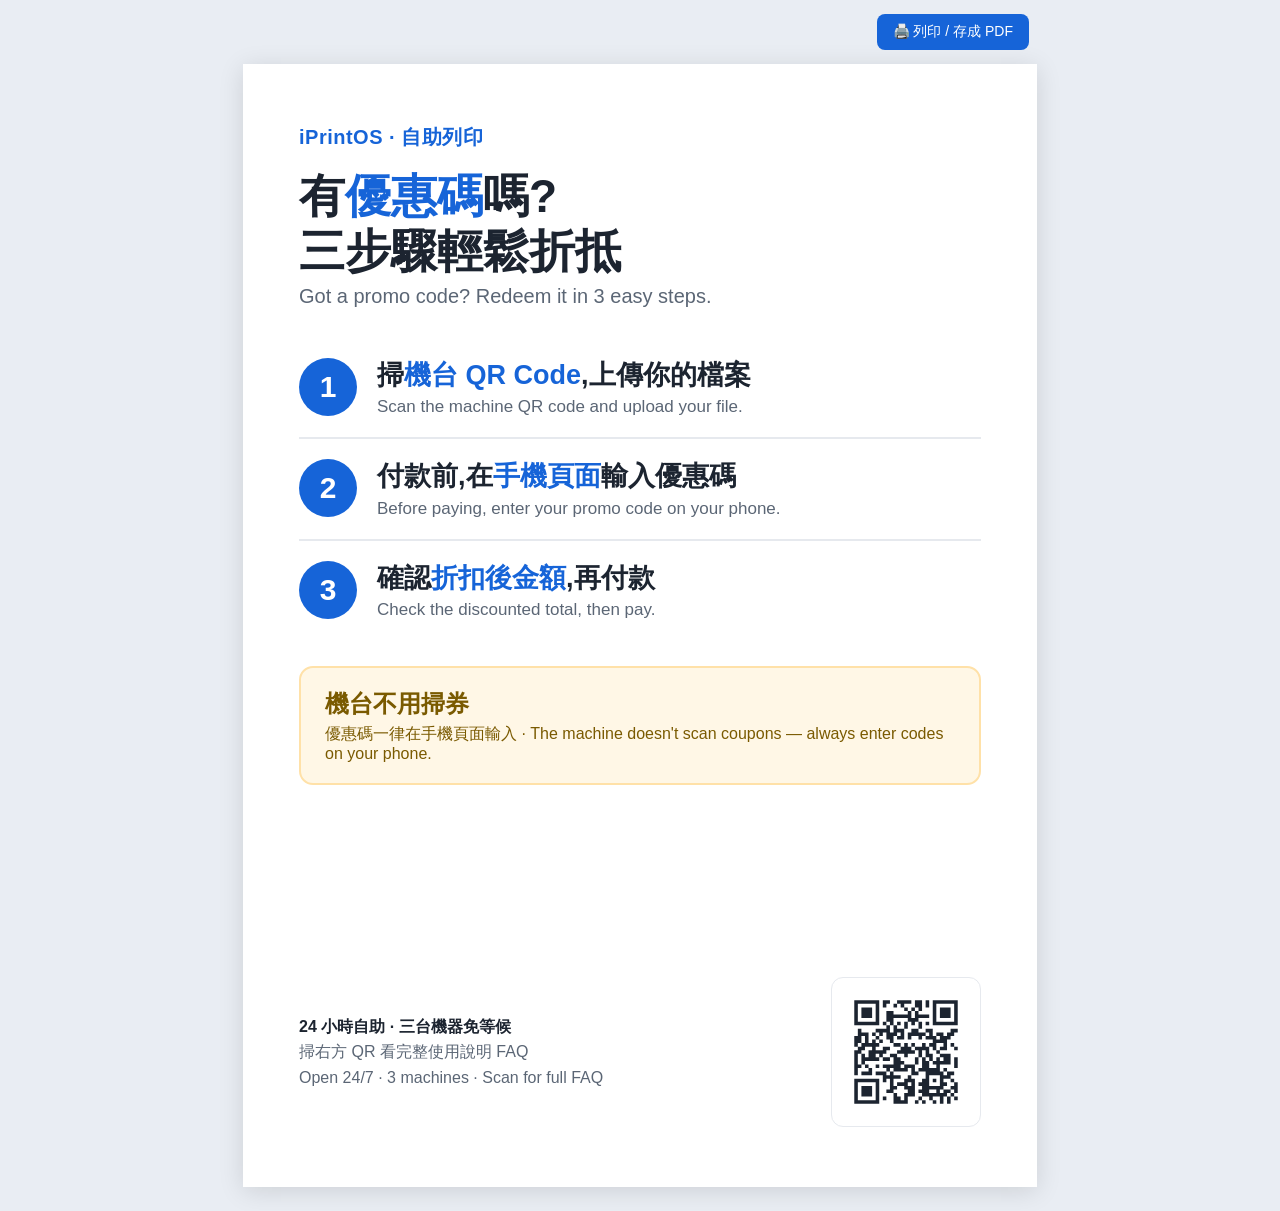
<file: docs/poster_coupon.html>
<!DOCTYPE html>
<html lang="zh-Hant">
<head>
<meta charset="utf-8">
<meta name="viewport" content="width=device-width, initial-scale=1">
<title>iPrintOS 優惠碼使用告示</title>
<style>
  :root{--brand:#1664d8;--ink:#1c2430;--sub:#5b6675;--line:#e6e9ee;--warn-bg:#fff7e6;--warn-line:#ffe1a8;--warn-ink:#7a5a00}
  *{box-sizing:border-box}
  html,body{margin:0;background:#e9edf3;font-family:-apple-system,"PingFang TC","Noto Sans TC","Microsoft JhengHei",sans-serif;color:var(--ink)}
  .toolbar{max-width:794px;margin:14px auto;display:flex;gap:10px;justify-content:flex-end;padding:0 8px}
  .toolbar button{background:var(--brand);color:#fff;border:0;border-radius:8px;padding:9px 16px;font-size:14px;cursor:pointer}
  /* A4 sheet */
  .sheet{width:794px;min-height:1123px;margin:0 auto 24px;background:#fff;padding:60px 56px;box-shadow:0 4px 24px rgba(0,0,0,.12);display:flex;flex-direction:column}
  .brand{font-size:20px;font-weight:700;color:var(--brand);letter-spacing:.5px}
  h1{font-size:46px;line-height:1.2;margin:18px 0 6px}
  h1 .em{color:var(--brand)}
  .sub{font-size:20px;color:var(--sub);margin:0 0 30px}
  .steps{list-style:none;counter-reset:s;padding:0;margin:0}
  .steps li{counter-increment:s;display:flex;align-items:flex-start;gap:20px;padding:20px 0;border-top:2px solid var(--line)}
  .steps li:first-child{border-top:0}
  .steps li::before{content:counter(s);flex:none;width:58px;height:58px;border-radius:50%;background:var(--brand);color:#fff;font-size:30px;font-weight:700;display:flex;align-items:center;justify-content:center}
  .txt .t{font-size:27px;font-weight:700;line-height:1.3}
  .txt .e{font-size:17px;color:var(--sub);margin-top:4px}
  .txt .t b{color:var(--brand)}
  .warn{margin-top:26px;background:var(--warn-bg);border:2px solid var(--warn-line);border-radius:14px;padding:20px 24px;color:var(--warn-ink)}
  .warn .t{font-size:24px;font-weight:700}
  .warn .e{font-size:16px;margin-top:4px}
  .foot{margin-top:auto;padding-top:34px;display:flex;align-items:center;justify-content:space-between;gap:24px}
  .foot .info{font-size:16px;color:var(--sub);line-height:1.6}
  .foot .info b{color:var(--ink)}
  .qr{flex:none;width:150px;height:150px;border:1px solid var(--line);border-radius:12px;padding:8px;background:#fff}
  .qr img{width:100%;height:100%;display:block}
  @media print{
    html,body{background:#fff}
    .toolbar{display:none}
    .sheet{box-shadow:none;margin:0;width:auto;min-height:auto;padding:48px}
    @page{size:A4;margin:12mm}
  }
</style>
</head>
<body>
<div class="toolbar">
  <button onclick="window.print()">🖨️ 列印 / 存成 PDF</button>
</div>

<div class="sheet">
  <div class="brand">iPrintOS · 自助列印</div>
  <h1>有<span class="em">優惠碼</span>嗎?<br>三步驟輕鬆折抵</h1>
  <p class="sub">Got a promo code? Redeem it in 3 easy steps.</p>

  <ol class="steps">
    <li>
      <div class="txt">
        <div class="t">掃<b>機台 QR Code</b>,上傳你的檔案</div>
        <div class="e">Scan the machine QR code and upload your file.</div>
      </div>
    </li>
    <li>
      <div class="txt">
        <div class="t">付款前,在<b>手機頁面</b>輸入優惠碼</div>
        <div class="e">Before paying, enter your promo code on your phone.</div>
      </div>
    </li>
    <li>
      <div class="txt">
        <div class="t">確認<b>折扣後金額</b>,再付款</div>
        <div class="e">Check the discounted total, then pay.</div>
      </div>
    </li>
  </ol>

  <div class="warn">
    <div class="t">機台不用掃券</div>
    <div class="e">優惠碼一律在手機頁面輸入 · The machine doesn&#x27;t scan coupons — always enter codes on your phone.</div>
  </div>

  <div class="foot">
    <div class="info">
      <b>24 小時自助 · 三台機器免等候</b><br>
      掃右方 QR 看完整使用說明 FAQ<br>
      Open 24/7 · 3 machines · Scan for full FAQ
    </div>
    <div class="qr"><img src="faq_qr.svg" alt="FAQ QR Code — https://iprinter.com.tw/faq.html"></div>
  </div>
</div>

</body>
</html>
</file>
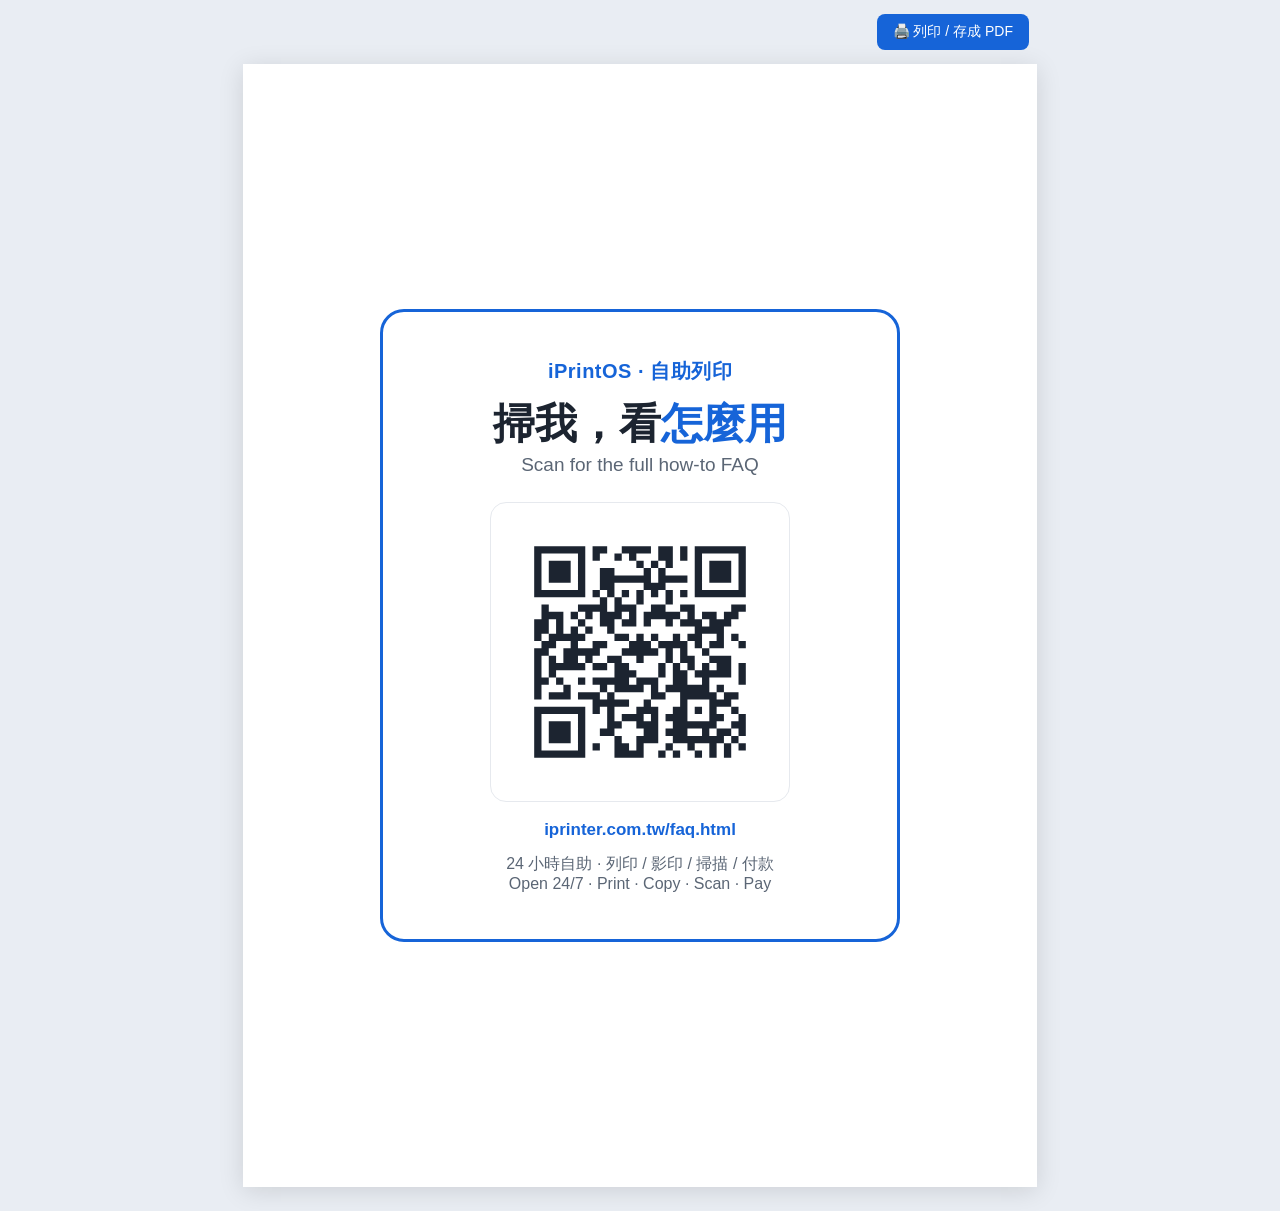
<file: docs/qr_sign.html>
<!DOCTYPE html>
<html lang="zh-Hant">
<head>
<meta charset="utf-8">
<meta name="viewport" content="width=device-width, initial-scale=1">
<title>iPrintOS 掃碼看 FAQ 貼紙</title>
<style>
  :root{--brand:#1664d8;--ink:#1c2430;--sub:#5b6675;--line:#e6e9ee}
  *{box-sizing:border-box}
  html,body{margin:0;background:#e9edf3;font-family:-apple-system,"PingFang TC","Noto Sans TC","Microsoft JhengHei",sans-serif;color:var(--ink)}
  .toolbar{max-width:794px;margin:14px auto;display:flex;gap:10px;justify-content:flex-end;padding:0 8px}
  .toolbar button{background:var(--brand);color:#fff;border:0;border-radius:8px;padding:9px 16px;font-size:14px;cursor:pointer}
  /* A5-ish card centered on A4 */
  .sheet{width:794px;min-height:1123px;margin:0 auto 24px;background:#fff;box-shadow:0 4px 24px rgba(0,0,0,.12);display:flex;align-items:center;justify-content:center;padding:48px}
  .card{width:520px;text-align:center;border:3px solid var(--brand);border-radius:24px;padding:46px 40px}
  .brand{font-size:20px;font-weight:700;color:var(--brand);letter-spacing:.5px}
  .h{font-size:42px;font-weight:800;line-height:1.2;margin:14px 0 4px}
  .h .em{color:var(--brand)}
  .sub{font-size:19px;color:var(--sub);margin:0 0 26px}
  .qr{width:300px;height:300px;margin:0 auto;padding:14px;border:1px solid var(--line);border-radius:16px}
  .qr img{width:100%;height:100%;display:block}
  .url{margin-top:18px;font-size:17px;color:var(--ink);word-break:break-all}
  .url b{color:var(--brand)}
  .foot{margin-top:14px;font-size:16px;color:var(--sub)}
  @media print{
    html,body{background:#fff}
    .toolbar{display:none}
    .sheet{box-shadow:none;margin:0;width:auto;min-height:auto}
    @page{size:A4;margin:12mm}
  }
</style>
</head>
<body>
<div class="toolbar">
  <button onclick="window.print()">🖨️ 列印 / 存成 PDF</button>
</div>

<div class="sheet">
  <div class="card">
    <div class="brand">iPrintOS · 自助列印</div>
    <div class="h">掃我，看<span class="em">怎麼用</span></div>
    <div class="sub">Scan for the full how-to FAQ</div>
    <div class="qr"><img src="faq_qr.svg" alt="FAQ QR Code — https://iprinter.com.tw/faq.html"></div>
    <div class="url"><b>iprinter.com.tw/faq.html</b></div>
    <div class="foot">24 小時自助 · 列印 / 影印 / 掃描 / 付款<br>Open 24/7 · Print · Copy · Scan · Pay</div>
  </div>
</div>

</body>
</html>
</file>
